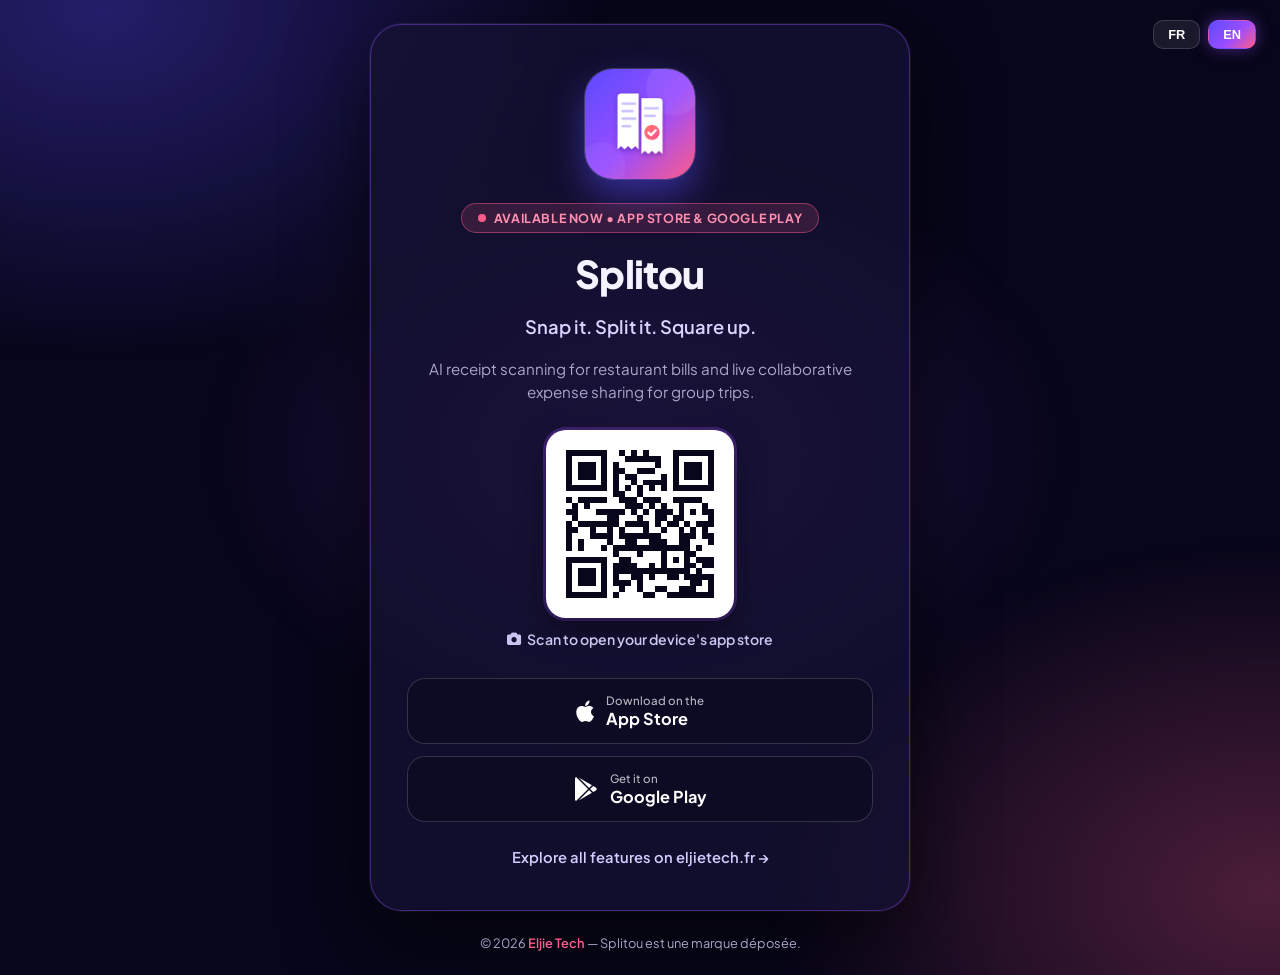
<file: app/index.html>
<!DOCTYPE html>
<html lang="fr">
<head>
    <meta charset="UTF-8">
    <!-- SMART OS REDIRECT (Alternative Zero-SaaS Linktree - Under 50ms) -->
    <script>
        (function() {
            try {
                var p = new URLSearchParams(window.location.search);
                if (p.get('noredirect') === '1' || p.get('preview') === '1') return;
                var ua = navigator.userAgent || navigator.vendor || window.opera || '';
                var isIOS = (/iPad|iPhone|iPod/.test(ua) && !window.MSStream) ||
                            (navigator.platform === 'MacIntel' && navigator.maxTouchPoints > 1);
                var isAndroid = /android/i.test(ua);
                var navLang = (navigator.languages && navigator.languages[0]) || navigator.language || 'fr';
                var l = navLang.toLowerCase().slice(0, 2);
                var iosUrl = 'https://apps.apple.com/app/id6820986023';
                var playUrl = 'https://play.google.com/store/apps/details?id=app.splitou' + (l ? '&hl=' + l : '');
                if (isIOS) {
                    window.location.replace(iosUrl);
                } else if (isAndroid) {
                    window.location.replace(playUrl);
                }
            } catch (e) {}
        })();
    </script>

    <meta name="viewport" content="width=device-width, initial-scale=1.0">
    <title id="page-title">Télécharger Splitou – Partage d'addition par IA (iOS & Android)</title>
    <meta name="description" id="meta-desc" content="Téléchargez l'application Splitou sur iPhone ou Android. Photographiez l'addition, l'IA s'occupe de tout et vos amis vous remboursent sans rien installer.">
    <link rel="canonical" href="https://eljietech.fr/app/" />
    <link rel="icon" type="image/png" href="splitou-icon.png">

    <!-- Open Graph (1200x630 Social Cards for WhatsApp, iMessage, Twitter/X, etc.) -->
    <meta property="og:title" id="og-title" content="Splitou – Photographiez. Partagez. On est quittes.">
    <meta property="og:description" id="og-desc" content="L'IA lit l'addition, vos amis cochent ce qu'ils ont pris sans rien installer et vous remboursent en un instant. Disponible sur App Store et Google Play !">
    <meta property="og:image" content="https://eljietech.fr/splitou/splitou-og-fr.png">
    <meta property="og:image:width" content="1200">
    <meta property="og:image:height" content="630">
    <meta property="og:image:type" content="image/png">
    <meta property="og:site_name" content="Splitou · Eljie Tech">
    <meta property="og:url" content="https://eljietech.fr/app/">
    <meta property="og:type" content="website">

    <!-- Twitter Cards -->
    <meta name="twitter:card" content="summary_large_image">
    <meta name="twitter:title" id="tw-title" content="Splitou – Photographiez. Partagez. On est quittes.">
    <meta name="twitter:description" id="tw-desc" content="L'IA lit l'addition, vos amis cochent ce qu'ils ont pris sans rien installer et vous remboursent en un instant. Disponible sur App Store et Google Play !">
    <meta name="twitter:image" content="https://eljietech.fr/splitou/splitou-og-fr.png">

    <link rel="preconnect" href="https://fonts.googleapis.com">
    <link rel="preconnect" href="https://fonts.gstatic.com" crossorigin>
    <link href="https://fonts.googleapis.com/css2?family=Plus+Jakarta+Sans:wght@500;600;700;800&display=swap" rel="stylesheet">
    <link href="https://cdnjs.cloudflare.com/ajax/libs/font-awesome/6.0.0/css/all.min.css" rel="stylesheet">

    <style>
        :root {
            --indigo: #5B4BFF;
            --violet: #9B4DFF;
            --coral: #FF5C8A;
            --bg: #07061a;
            --card-bg: rgba(22, 19, 52, 0.72);
            --grad: linear-gradient(135deg, var(--indigo) 0%, var(--violet) 55%, var(--coral) 100%);
            --text: #f4f3ff;
            --muted: #a9a6c9;
        }

        * { margin: 0; padding: 0; box-sizing: border-box; }

        body {
            font-family: 'Plus Jakarta Sans', sans-serif;
            background: var(--bg);
            color: var(--text);
            min-height: 100vh;
            display: flex;
            flex-direction: column;
            justify-content: center;
            align-items: center;
            padding: 24px 16px;
            position: relative;
            overflow-x: hidden;
        }

        /* Ambient glow */
        body::before {
            content: "";
            position: fixed;
            inset: -20%;
            background:
                radial-gradient(40% 40% at 20% 15%, rgba(91, 75, 255, 0.35), transparent 70%),
                radial-gradient(40% 40% at 85% 85%, rgba(255, 92, 138, 0.28), transparent 70%),
                radial-gradient(35% 35% at 50% 50%, rgba(155, 77, 255, 0.22), transparent 70%);
            z-index: 0;
            pointer-events: none;
        }

        .lang-switch {
            position: absolute;
            top: 20px;
            right: 24px;
            z-index: 10;
            display: flex;
            gap: 8px;
        }

        .lang-btn {
            background: rgba(255, 255, 255, 0.08);
            border: 1px solid rgba(255, 255, 255, 0.15);
            color: #fff;
            padding: 6px 14px;
            border-radius: 10px;
            cursor: pointer;
            font-size: 0.8rem;
            font-weight: 700;
            transition: 0.25s;
        }

        .lang-btn.active {
            background: var(--grad);
            border-color: transparent;
            box-shadow: 0 0 16px rgba(155, 77, 255, 0.45);
        }

        .main-card {
            position: relative;
            z-index: 1;
            background: var(--card-bg);
            border: 1px solid rgba(155, 77, 255, 0.4);
            border-radius: 32px;
            padding: 44px 36px;
            max-width: 540px;
            width: 100%;
            text-align: center;
            backdrop-filter: blur(20px);
            box-shadow: 0 30px 80px rgba(0, 0, 0, 0.6), 0 0 0 1px rgba(255, 255, 255, 0.08);
            display: flex;
            flex-direction: column;
            align-items: center;
            gap: 20px;
            animation: fadeIn .6s ease;
        }

        @keyframes fadeIn {
            from { opacity: 0; transform: translateY(16px); }
            to { opacity: 1; transform: translateY(0); }
        }

        .app-icon {
            width: 110px;
            height: 110px;
            border-radius: 28px;
            box-shadow: 0 16px 36px rgba(91, 75, 255, 0.5), 0 0 0 1px rgba(255, 255, 255, 0.18);
            margin-bottom: 4px;
        }

        .badge-live {
            display: inline-flex;
            align-items: center;
            gap: 8px;
            padding: 6px 16px;
            border-radius: 999px;
            background: rgba(255, 92, 138, 0.15);
            border: 1px solid rgba(255, 92, 138, 0.45);
            color: #ff8fb0;
            font-size: 0.78rem;
            font-weight: 700;
            letter-spacing: 0.6px;
            text-transform: uppercase;
        }

        .badge-live .dot {
            width: 8px;
            height: 8px;
            border-radius: 50%;
            background: var(--coral);
            animation: pulse 1.6s infinite;
        }

        @keyframes pulse {
            0% { box-shadow: 0 0 0 0 rgba(255, 92, 138, 0.6); }
            100% { box-shadow: 0 0 0 10px rgba(255, 92, 138, 0); }
        }

        h1 {
            font-size: 2.4rem;
            font-weight: 800;
            letter-spacing: -0.8px;
            line-height: 1.1;
        }

        .grad-text {
            background: var(--grad);
            -webkit-background-clip: text;
            -webkit-text-fill-color: transparent;
        }

        .slogan {
            font-size: 1.15rem;
            color: #d8d4ff;
            font-weight: 600;
        }

        .lead-text {
            color: var(--muted);
            font-size: 0.95rem;
            line-height: 1.5;
            max-width: 440px;
        }

        /* QR Frame */
        .qr-section {
            display: flex;
            flex-direction: column;
            align-items: center;
            gap: 12px;
            margin: 6px 0;
            width: 100%;
        }

        .qr-card {
            background: #ffffff;
            padding: 14px;
            border-radius: 20px;
            box-shadow: 0 12px 32px rgba(0, 0, 0, 0.4), 0 0 0 3px rgba(155, 77, 255, 0.3);
            display: inline-flex;
        }

        .qr-card img {
            width: 160px;
            height: 160px;
            display: block;
        }

        .qr-instruction {
            font-size: 0.88rem;
            color: #c9c5f0;
            font-weight: 600;
            display: flex;
            align-items: center;
            gap: 6px;
        }

        .store-buttons {
            display: flex;
            flex-direction: column;
            width: 100%;
            gap: 12px;
            margin-top: 4px;
        }

        .btn-store {
            display: flex;
            align-items: center;
            justify-content: center;
            gap: 12px;
            padding: 14px 24px;
            border-radius: 18px;
            text-decoration: none;
            color: #ffffff;
            font-weight: 700;
            font-size: 1.02rem;
            transition: transform 0.25s, box-shadow 0.25s, border-color 0.25s;
            border: 1px solid rgba(255, 255, 255, 0.16);
            background: #0d0b24;
        }

        .btn-store i { font-size: 1.5rem; }
        .btn-store small { display: block; font-size: 0.72rem; font-weight: 500; opacity: 0.7; }
        .btn-store span { text-align: left; }

        .btn-store.apple:hover {
            border-color: rgba(255, 255, 255, 0.4);
            transform: translateY(-2px);
            box-shadow: 0 10px 24px rgba(255, 255, 255, 0.15);
        }

        .btn-store.google:hover {
            border-color: rgba(91, 75, 255, 0.6);
            transform: translateY(-2px);
            box-shadow: 0 10px 24px rgba(91, 75, 255, 0.35);
        }

        .btn-discover {
            color: #d1ccff;
            text-decoration: none;
            font-size: 0.92rem;
            font-weight: 600;
            display: inline-flex;
            align-items: center;
            gap: 8px;
            margin-top: 6px;
            transition: color 0.2s;
        }

        .btn-discover:hover {
            color: #ffffff;
            text-decoration: underline;
        }

        footer {
            margin-top: 24px;
            color: var(--muted);
            font-size: 0.8rem;
            text-align: center;
            z-index: 1;
        }

        footer a { color: var(--coral); text-decoration: none; font-weight: 600; }
    </style>
</head>
<body>
    <div class="lang-switch">
        <button class="lang-btn active" id="btn-fr" onclick="setLang('fr')">FR</button>
        <button class="lang-btn" id="btn-en" onclick="setLang('en')">EN</button>
    </div>

    <main class="main-card">
        <img class="app-icon" src="splitou-icon.png" alt="Splitou">
        <div class="badge-live"><span class="dot"></span><span data-i18n="badge">Disponible • App Store & Google Play</span></div>
        
        <h1>Splitou</h1>
        <div class="slogan" data-i18n="slogan">Photographiez. Partagez. On est quittes.</div>
        <p class="lead-text" data-i18n="lead">Scan de ticket par IA pour vos additions restaurant et livre de comptes partagé pour vos voyages de groupe.</p>

        <div class="qr-section">
            <div class="qr-card">
                <img src="qr-splitou.svg" alt="QR Code Splitou" width="160" height="160">
            </div>
            <div class="qr-instruction">
                <i class="fas fa-camera"></i> <span data-i18n="qr-help">Scannez pour ouvrir directement votre store</span>
            </div>
        </div>

        <div class="store-buttons">
            <a class="btn-store apple" href="https://apps.apple.com/fr/app/splitou-ia-partage-de-frais/id6820986023" target="_blank" rel="noopener">
                <i class="fab fa-apple"></i>
                <span><small data-i18n="dl-apple">Télécharger sur l'</small>App Store</span>
            </a>
            <a class="btn-store google" href="https://play.google.com/store/apps/details?id=app.splitou" target="_blank" rel="noopener">
                <i class="fab fa-google-play"></i>
                <span><small data-i18n="dl-google">Disponible sur</small>Google Play</span>
            </a>
        </div>

        <a class="btn-discover" href="../splitou/?noredirect=1" data-i18n="discover">
            Découvrir toutes les fonctionnalités sur eljietech.fr &rarr;
        </a>
    </main>

    <footer>
        &copy; 2026 <a href="../">Eljie Tech</a> — Splitou est une marque déposée.
    </footer>

    <script>
        const T = {
            fr: {
                "page-title": "Télécharger Splitou – Partage d'addition par IA (iOS & Android)",
                "meta-desc": "Téléchargez l'application Splitou sur iPhone ou Android. Photographiez l'addition, l'IA s'occupe de tout et vos amis vous remboursent sans rien installer.",
                badge: "Disponible • App Store & Google Play",
                slogan: "Photographiez. Partagez. On est quittes.",
                lead: "Scan de ticket par IA pour vos additions restaurant et livre de comptes partagé pour vos voyages de groupe.",
                "qr-help": "Scannez pour ouvrir directement votre store",
                "dl-apple": "Télécharger sur l'",
                "dl-google": "Disponible sur",
                discover: "Découvrir toutes les fonctionnalités sur eljietech.fr →"
            },
            en: {
                "page-title": "Download Splitou – AI Bill Splitting (iOS & Android)",
                "meta-desc": "Download Splitou on iPhone or Android. Snap the receipt, AI handles the rest, and friends pay you back with zero install.",
                badge: "Available Now • App Store & Google Play",
                slogan: "Snap it. Split it. Square up.",
                lead: "AI receipt scanning for restaurant bills and live collaborative expense sharing for group trips.",
                "qr-help": "Scan to open your device's app store",
                "dl-apple": "Download on the",
                "dl-google": "Get it on",
                discover: "Explore all features on eljietech.fr →"
            }
        };

        function setLang(lang) {
            document.documentElement.lang = lang;
            document.querySelectorAll('.lang-btn').forEach(b => b.classList.toggle('active', b.id === 'btn-' + lang));
            const t = T[lang];
            document.querySelectorAll('[data-i18n]').forEach(el => {
                const k = el.dataset.i18n;
                if (t[k]) el.textContent = t[k];
            });
            document.getElementById('page-title').textContent = t['page-title'];
            document.getElementById('meta-desc').setAttribute('content', t['meta-desc']);
        }

        const navLang = (navigator.languages && navigator.languages[0]) || navigator.language || 'fr';
        if (navLang.toLowerCase().startsWith('en')) {
            setLang('en');
        }
    </script>
</body>
</html>
</file>
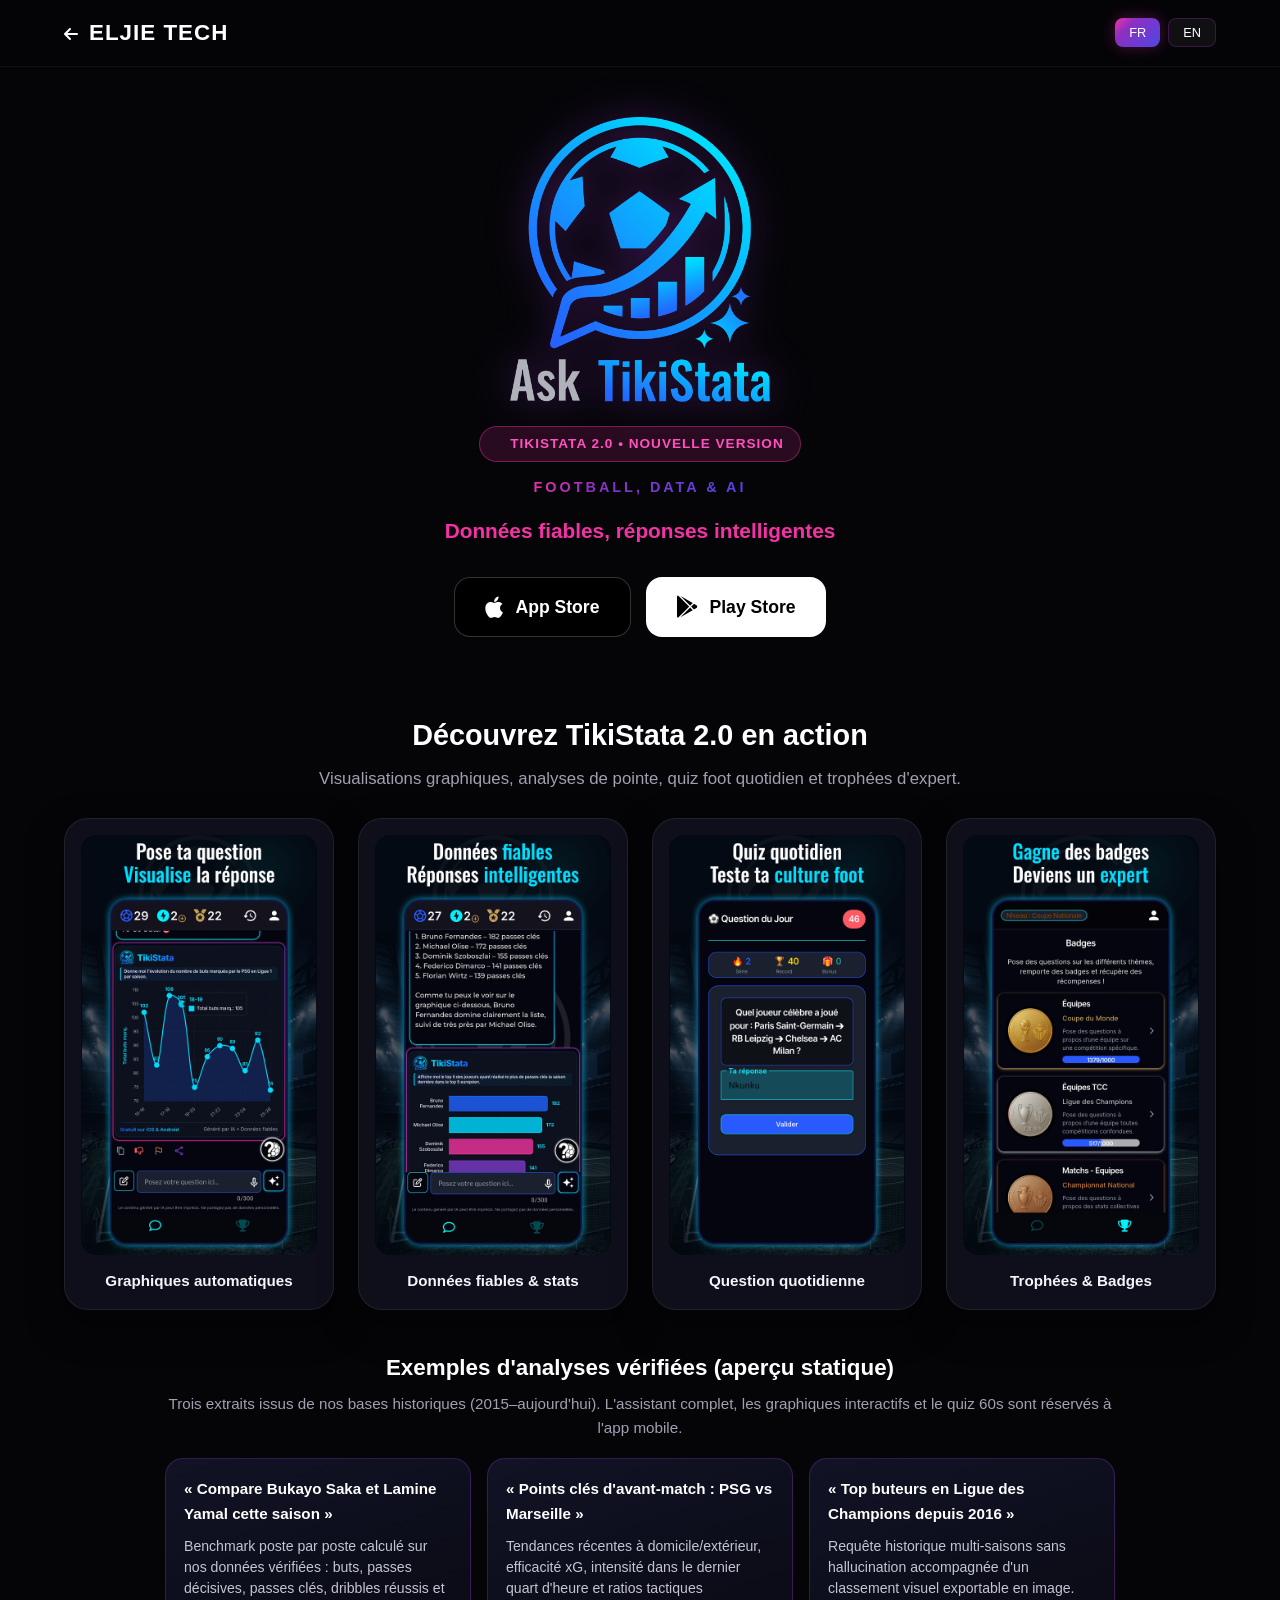
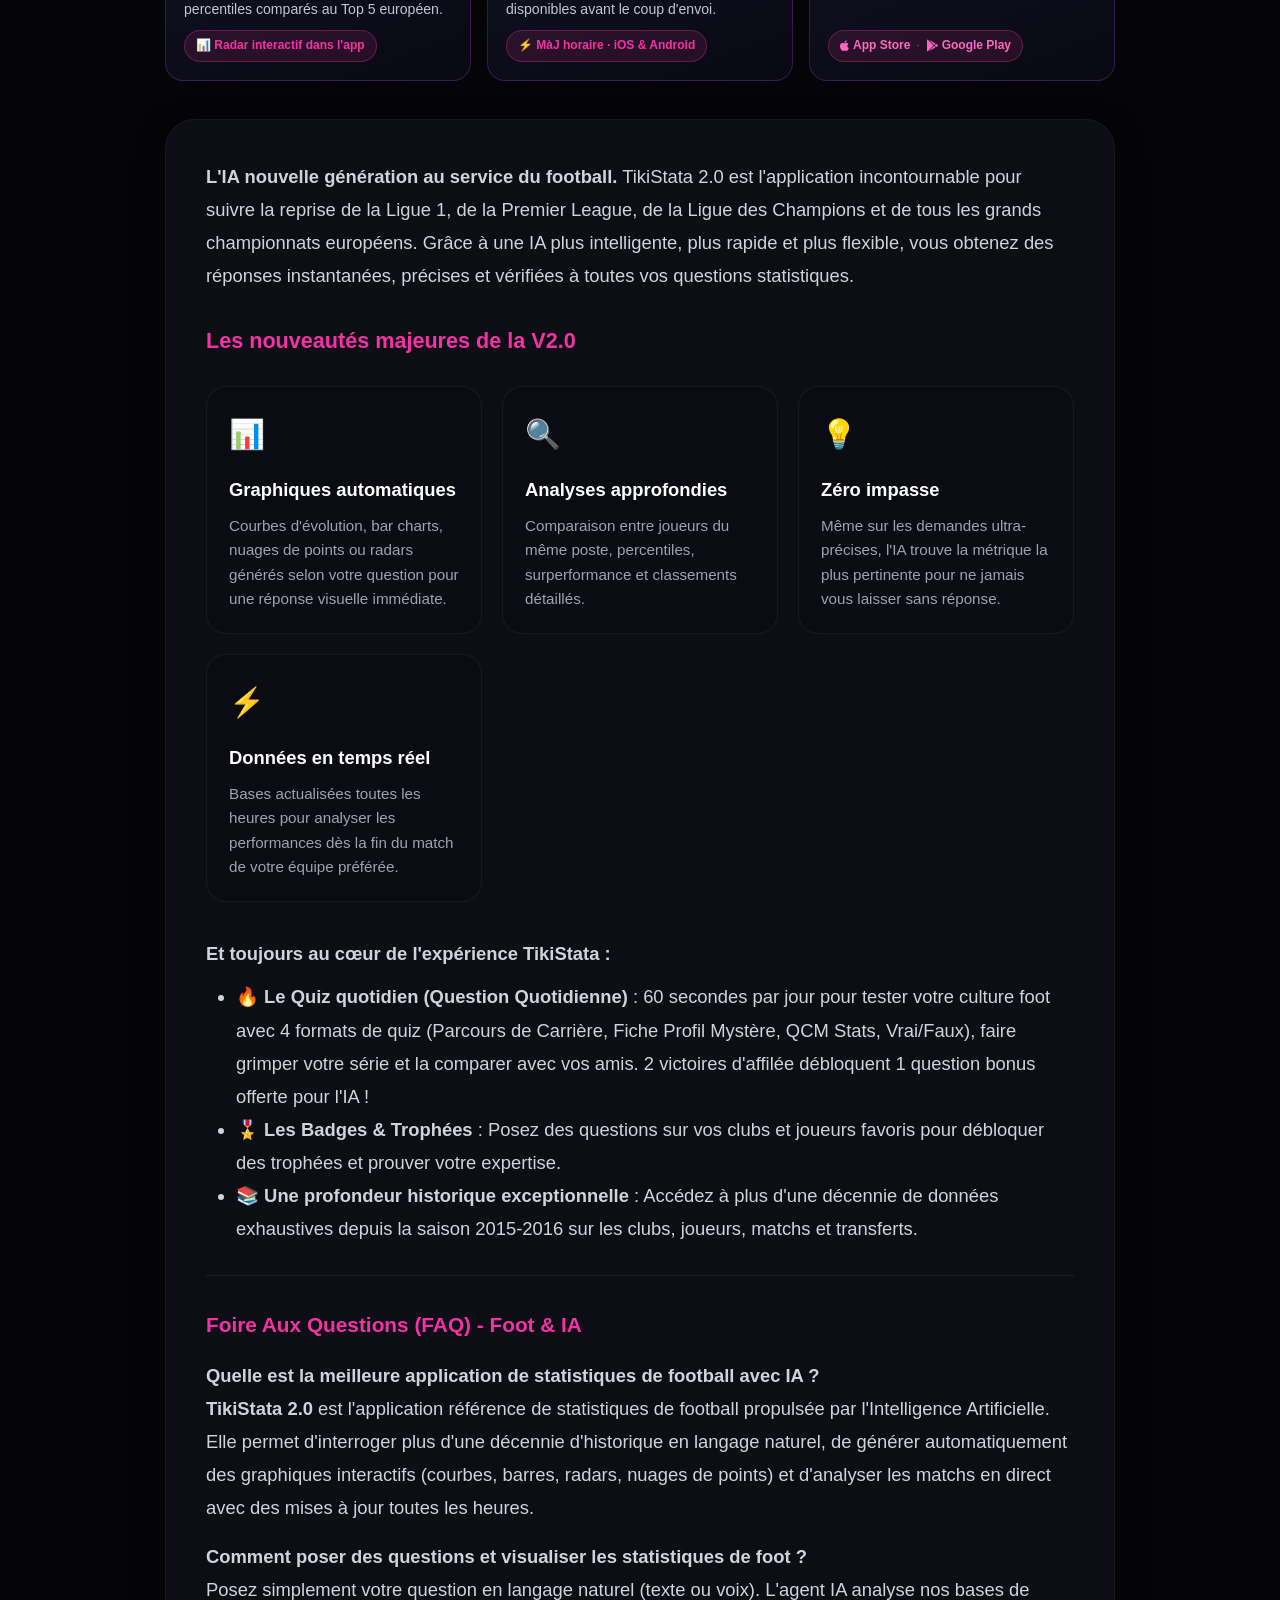
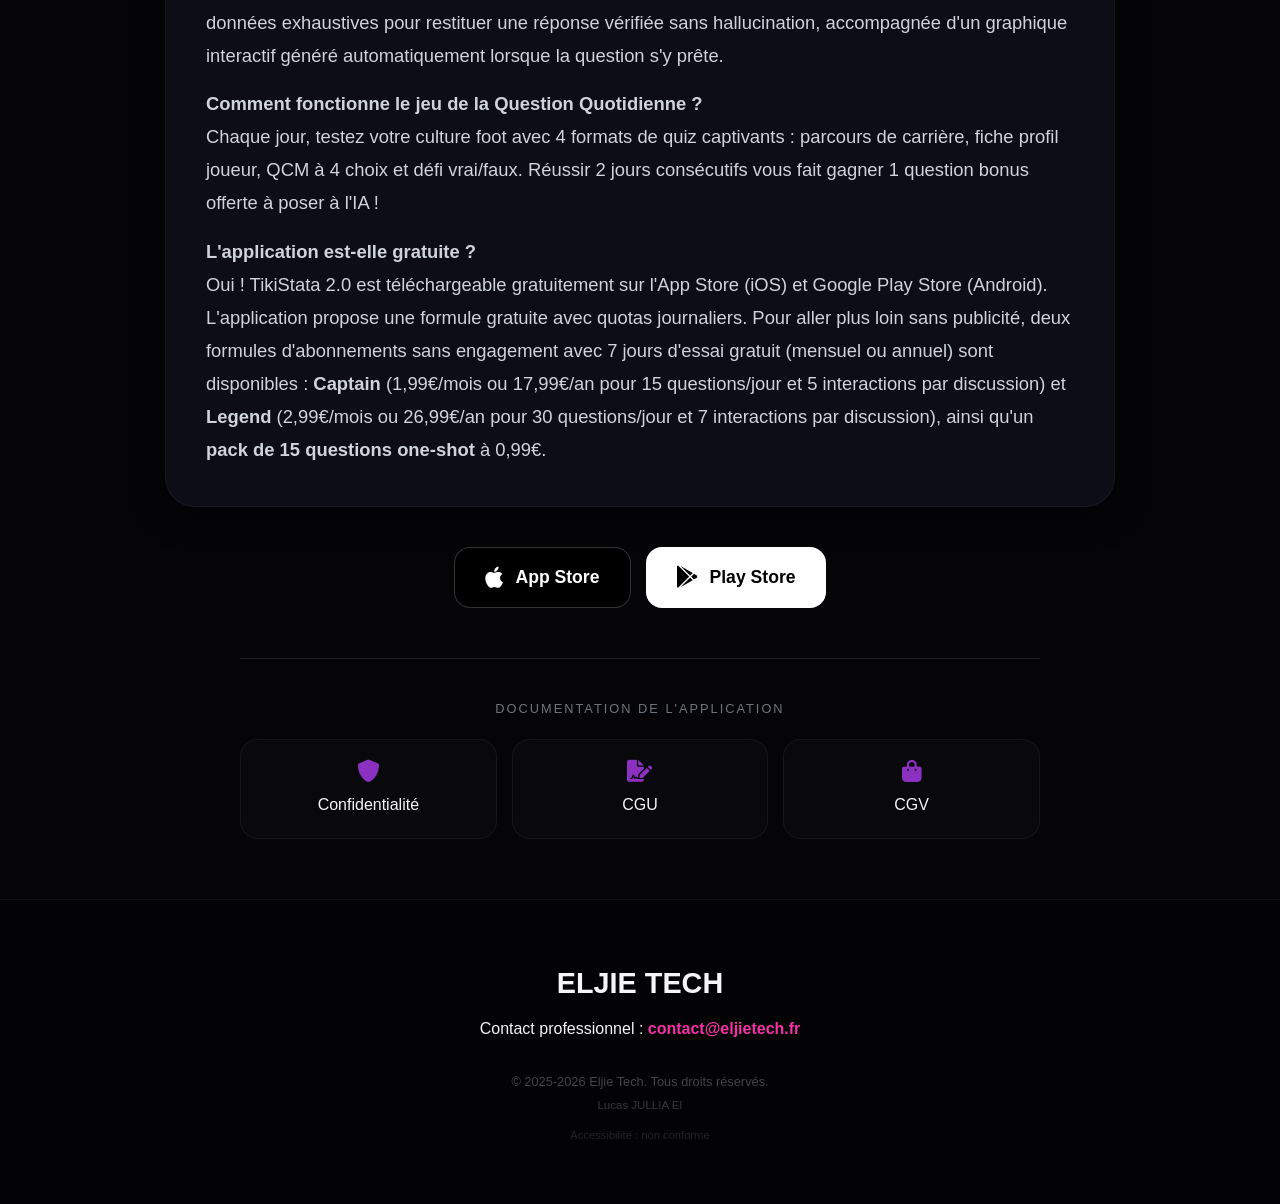
<file: asktikistata/index.html>
<!DOCTYPE html>
<html lang="fr">

<head>
    <meta charset="UTF-8">
    <meta name="viewport" content="width=device-width, initial-scale=1.0">
    <meta name="description" id="meta-desc"
        content="TikiStata 2.0 réinvente l'analyse des statistiques de football avec l'IA : visualisations graphiques automatiques, comparaisons de joueurs, données actualisées toutes les heures et quiz foot quotidien.">
    <meta name="keywords"
        content="TikiStata, TikiStata 2.0, app stat foot, statistiques football, graphiques statistiques football, visualisations données foot, comparaisons joueurs, intelligence artificielle football, IA, football data, agent conversationnel foot, football stats app, quiz foot quotidien, question quotidienne foot, culture foot">
    <link rel="alternate" hreflang="fr" href="https://eljietech.fr/asktikistata/" />
    <link rel="alternate" hreflang="en" href="https://eljietech.fr/asktikistata/?lang=en" />
    <link rel="alternate" hreflang="x-default" href="https://eljietech.fr/asktikistata/" />

    <meta property="og:title" id="og-title" content="TikiStata 2.0 | App Stat Foot & Intelligence Artificielle">
    <meta property="og:description" id="og-desc"
        content="TikiStata 2.0 : graphiques automatiques, analyses poussées par poste et percentiles, données en direct rafraîchies chaque heure et quiz quotidien.">
    <meta property="og:image"
        content="https://eljietech.fr/Logo%20Ask%20TikiStata%20-%20nom%20complet%20-%20transparent.png">
    <meta property="og:url" content="https://eljietech.fr/asktikistata/">
    <meta property="og:type" content="website">

    <meta name="twitter:card" content="summary_large_image">
    <meta name="twitter:title" id="tw-title" content="TikiStata 2.0 | App Stat Foot & Intelligence Artificielle">
    <meta name="twitter:description" id="tw-desc"
        content="TikiStata 2.0 : graphiques automatiques, analyses poussées par poste et percentiles, données en direct rafraîchies chaque heure et quiz quotidien.">
    <meta name="twitter:image"
        content="https://eljietech.fr/Logo%20Ask%20TikiStata%20-%20nom%20complet%20-%20transparent.png">

    <script type="application/ld+json">
        {
            "@context": "https://schema.org",
            "@graph": [
                {
                    "@type": "SoftwareApplication",
                    "name": "TikiStata",
                    "operatingSystem": "ANDROID, IOS",
                    "applicationCategory": "SportsApplication",
                    "applicationSubCategory": "Football AI Statistics Assistant",
                    "softwareVersion": "2.0.5",
                    "description": "TikiStata 2.0 est l'application ultime de statistiques de football propulsée par l'intelligence artificielle (IA) : visualisations graphiques automatiques, comparaisons de joueurs et quiz de culture foot.",
                    "url": "https://eljietech.fr/asktikistata/",
                    "downloadUrl": "https://apps.apple.com/us/app/ask-tikistata-football-ai/id6759181568",
                    "inLanguage": ["fr", "en"],
                    "creator": {
                        "@type": "Organization",
                        "name": "Eljie Tech",
                        "url": "https://eljietech.fr"
                    },
                    "offers": {
                        "@type": "Offer",
                        "price": "0",
                        "priceCurrency": "EUR",
                        "availability": "https://schema.org/InStock"
                    },
                    "featureList": [
                        "Assistant conversationnel IA spécialisé en statistiques de football",
                        "Génération automatique de graphiques interactifs (courbes, barres, radars, nuages de points)",
                        "Analyses approfondies et comparaisons de joueurs par poste et percentiles",
                        "Bases de données synchronisées en temps réel toutes les heures",
                        "Historique de données exhaustif depuis la saison 2015-2016",
                        "Jeu quotidien de culture foot (Question Quotidienne en 60s)",
                        "Devinette de carrière par déroulé de clubs",
                        "Identification de joueur par profil et statistiques record",
                        "QCM statistiques à 4 choix et défis vrai/faux",
                        "Système de séries (streaks) et questions bonus IA",
                        "Collection de badges et trophées de récompense"
                    ]
                },
                {
                    "@type": "FAQPage",
                    "mainEntity": [
                        {
                            "@type": "Question",
                            "name": "Quelle est la meilleure application de statistiques de football avec IA ?",
                            "acceptedAnswer": {
                                "@type": "Answer",
                                "text": "TikiStata 2.0 est l'application référence de statistiques de football propulsée par l'Intelligence Artificielle. Elle permet d'interroger plus d'une décennie d'historique de matchs (depuis la saison 2015-2016) en langage naturel, de générer instantanément des graphiques d'évolution et de fournir des données vérifiées sans hallucination."
                            }
                        },
                        {
                            "@type": "Question",
                            "name": "Comment poser des questions sur les données et statistiques de football ?",
                            "acceptedAnswer": {
                                "@type": "Answer",
                                "text": "Avec TikiStata 2.0, il vous suffit de poser vos questions en langage naturel (par écrit ou commande vocale). L'agent IA analyse nos bases de données exhaustives (matchs, joueurs, clubs, transferts) et produit des réponses textuelles détaillées accompagnées de visualisations graphiques adaptées."
                            }
                        },
                        {
                            "@type": "Question",
                            "name": "Quelles sont les nouveautés majeures de TikiStata 2.0 ?",
                            "acceptedAnswer": {
                                "@type": "Answer",
                                "text": "TikiStata 2.0 introduit des graphiques automatiques (courbes, barres, radars, nuages de points), des analyses poussées (comparaisons poste par poste, percentiles, surperformance), des bases de données rafraîchies toutes les heures et une IA adaptative avec zéro impasse."
                            }
                        },
                        {
                            "@type": "Question",
                            "name": "En quoi consiste le jeu de Question Quotidienne sur TikiStata ?",
                            "acceptedAnswer": {
                                "@type": "Answer",
                                "text": "La Question Quotidienne est un jeu de culture foot proposant 4 formats de quiz captivants : retrouver un joueur par son parcours de carrière, l'identifier via son profil et ses stats record, répondre à un QCM statistique à 4 choix, ou évaluer une stat avec un défi vrai/faux. Réussir 2 jours d'affilée débloque une question bonus pour l'IA."
                            }
                        }
                    ]
                }
            ]
        }
    </script>
    <link rel="canonical" href="https://eljietech.fr/asktikistata/" />
    <title id="page-title">TikiStata 2.0 | App Stat Foot & Intelligence Artificielle</title>
    <link rel="icon" type="image/png" href="../favicon-96x96.png">

    <link href="https://cdnjs.cloudflare.com/ajax/libs/font-awesome/6.0.0/css/all.min.css" rel="stylesheet">
    <style>
        :root {
            --primary-pink: #f432a5;
            --primary-purple: #8b30c1;
            --deep-indigo: #1a1a2e;
            --dark-bg: #050508;
            --light-text: #f4f4f9;
            --gradient-border: linear-gradient(135deg, var(--primary-pink) 0%, var(--primary-purple) 30%, #4f46e5 100%);
        }

        * {
            margin: 0;
            padding: 0;
            box-sizing: border-box;
            font-family: 'Segoe UI', Roboto, sans-serif;
        }

        html {
            scroll-behavior: smooth;
        }

        body {
            background-color: var(--dark-bg);
            color: var(--light-text);
            line-height: 1.6;
            overflow-x: hidden;
        }

        header {
            padding: 15px 5%;
            display: flex;
            justify-content: space-between;
            align-items: center;
            background: rgba(5, 5, 8, 0.9);
            backdrop-filter: blur(10px);
            position: sticky;
            top: 0;
            z-index: 1000;
            border-bottom: 1px solid rgba(255, 255, 255, 0.05);
        }

        .logo a {
            font-weight: bold;
            font-size: 1.4rem;
            letter-spacing: 1px;
            color: white;
            text-decoration: none;
        }

        .lang-switch {
            display: flex;
            gap: 8px;
        }

        .lang-btn {
            background: rgba(255, 255, 255, 0.05);
            border: 1px solid rgba(139, 48, 193, 0.3);
            color: white;
            padding: 6px 14px;
            cursor: pointer;
            border-radius: 8px;
            font-size: 0.8rem;
            transition: 0.3s;
        }

        .lang-btn.active {
            background: var(--gradient-border);
            border: none;
            box-shadow: 0 0 15px rgba(244, 50, 165, 0.3);
        }

        .hero {
            padding: 50px 5% 25px;
            display: flex;
            flex-direction: column;
            align-items: center;
            justify-content: center;
            text-align: center;
            width: 100%;
        }

        .hero-logo {
            display: block;
            margin: 0 auto 24px auto;
            max-width: 260px;
            width: 100%;
            height: auto;
            filter: drop-shadow(0 0 20px rgba(139, 48, 193, 0.45));
            transition: transform 0.3s ease;
        }

        .hero-logo:hover {
            transform: scale(1.02);
        }

        .hero-content {
            display: flex;
            flex-direction: column;
            align-items: center;
            justify-content: center;
            text-align: center;
            max-width: 800px;
            width: 100%;
            margin: 0 auto;
        }

        .hero h1 {
            font-size: 3rem;
            font-weight: 800;
            margin-bottom: 10px;
        }

        .hero p {
            font-size: 1.2rem;
            color: #a0a0b0;
            max-width: 800px;
            margin: 0 auto;
            font-weight: 300;
        }

        .main-content {
            padding: 20px 5% 60px;
            max-width: 1400px;
            margin: 0 auto;
            text-align: center;
        }

        .store-buttons {
            display: flex;
            gap: 15px;
            flex-wrap: wrap;
            justify-content: center;
            margin-top: 30px;
            margin-bottom: 50px;
        }

        .btn-store {
            padding: 15px 30px;
            border-radius: 16px;
            text-decoration: none;
            font-weight: bold;
            display: flex;
            align-items: center;
            gap: 12px;
            transition: 0.3s;
            font-size: 1.1rem;
        }

        .btn-store.apple {
            background: #000;
            color: #fff;
            border: 1px solid rgba(255, 255, 255, 0.2);
        }

        .btn-store.apple:hover {
            transform: translateY(-4px);
            box-shadow: 0 12px 24px rgba(0, 0, 0, 0.6);
            border-color: rgba(255, 255, 255, 0.5);
        }

        .btn-store.google {
            background: #fff;
            color: #000;
        }

        .btn-store.google:hover {
            transform: translateY(-4px);
            box-shadow: 0 12px 24px rgba(255, 255, 255, 0.2);
        }

        .app-legal-box {
            border-top: 1px solid rgba(255, 255, 255, 0.1);
            padding-top: 40px;
            width: 100%;
            max-width: 800px;
            margin: 0 auto;
        }

        .legal-title-small {
            font-size: 0.8rem;
            margin-bottom: 20px;
            color: #6c757d;
            text-transform: uppercase;
            letter-spacing: 2px;
            text-align: center;
        }

        .docs-grid {
            display: grid;
            grid-template-columns: repeat(auto-fit, minmax(220px, 1fr));
            gap: 15px;
        }

        .doc-item {
            padding: 20px;
            background: rgba(255, 255, 255, 0.02);
            border-radius: 18px;
            color: inherit;
            text-decoration: none;
            text-align: center;
            cursor: pointer;
            border: 1px solid rgba(255, 255, 255, 0.05);
            transition: 0.3s;
            display: block;
        }

        .doc-item:hover {
            border-color: var(--primary-pink);
            transform: translateY(-2px);
            background: rgba(139, 48, 193, 0.1);
        }

        .doc-item i {
            display: block;
            margin-bottom: 10px;
            color: var(--primary-purple);
            font-size: 1.4rem;
        }

        footer {
            padding: 60px 5%;
            text-align: center;
            border-top: 1px solid rgba(255, 255, 255, 0.05);
            background: #030305;
        }

        .footer-brand {
            font-size: 1.8rem;
            font-weight: 800;
            margin-bottom: 10px;
            display: block;
            color: var(--light-text);
            text-decoration: none;
        }

        .footer-contact {
            margin-bottom: 30px;
            font-size: 1rem;
        }

        .footer-contact a {
            color: var(--primary-pink);
            text-decoration: none;
            font-weight: bold;
        }

        .legal-notices {
            color: #444;
            margin-top: 30px;
            line-height: 1.6;
        }

        .copyright-text {
            font-size: 0.8rem;
            display: block;
            margin-bottom: 4px;
        }

        .ei-mention {
            font-size: 0.72rem;
            display: block;
            opacity: 0.8;
        }

        .v2-badge {
            display: inline-flex;
            align-items: center;
            justify-content: center;
            gap: 8px;
            background: rgba(244, 50, 165, 0.15);
            border: 1px solid rgba(244, 50, 165, 0.4);
            color: #ff52bf;
            padding: 6px 16px;
            border-radius: 20px;
            font-size: 0.85rem;
            font-weight: 700;
            letter-spacing: 1px;
            text-transform: uppercase;
            margin: 0 auto 14px auto;
        }

        .showcase-section {
            max-width: 1200px;
            margin: 10px auto 40px;
            text-align: center;
        }

        .showcase-header {
            margin-bottom: 25px;
        }

        .showcase-title {
            font-size: 1.8rem;
            font-weight: 800;
            color: #ffffff;
            margin-bottom: 8px;
        }

        .showcase-subtitle {
            font-size: 1.05rem;
            color: #a0a0b0;
        }

        .screenshots-grid {
            display: grid;
            grid-template-columns: repeat(auto-fit, minmax(240px, 1fr));
            gap: 24px;
            justify-content: center;
        }

        .screenshot-card {
            background: rgba(26, 26, 46, 0.5);
            border: 1px solid rgba(255, 255, 255, 0.08);
            border-radius: 24px;
            padding: 16px;
            transition: all 0.4s cubic-bezier(0.175, 0.885, 0.32, 1.275);
            box-shadow: 0 15px 35px rgba(0, 0, 0, 0.5);
        }

        .screenshot-card:hover {
            transform: translateY(-8px);
            border-color: rgba(244, 50, 165, 0.5);
            box-shadow: 0 20px 40px rgba(139, 48, 193, 0.35);
        }

        .screenshot-card img {
            width: 100%;
            height: auto;
            border-radius: 16px;
            display: block;
            background: #000;
        }

        .screenshot-caption {
            margin-top: 14px;
            font-size: 0.95rem;
            font-weight: 600;
            color: #f4f4f9;
        }

        .features-grid {
            display: grid;
            grid-template-columns: repeat(auto-fit, minmax(260px, 1fr));
            gap: 20px;
            margin: 25px 0 35px;
            text-align: left;
        }

        .feature-card {
            background: rgba(10, 10, 20, 0.6);
            border: 1px solid rgba(255, 255, 255, 0.06);
            border-radius: 20px;
            padding: 22px;
            transition: 0.3s ease;
        }

        .feature-card:hover {
            border-color: rgba(139, 48, 193, 0.4);
            background: rgba(26, 26, 46, 0.7);
            transform: translateY(-4px);
        }

        .feature-icon {
            font-size: 1.8rem;
            margin-bottom: 12px;
            display: block;
        }

        .feature-heading {
            font-size: 1.15rem;
            font-weight: 700;
            color: #ffffff;
            margin-bottom: 8px;
        }

        .feature-text {
            font-size: 0.95rem;
            color: #a0a0b0;
            line-height: 1.6;
        }

        .acc-text {
            font-size: 0.7rem;
            opacity: 0.5;
            margin-top: 12px;
            display: block;
        }

        @media (max-width: 768px) {
            .showcase-title {
                font-size: 1.4rem;
            }

            .screenshots-grid {
                grid-template-columns: repeat(2, 1fr);
                gap: 12px;
            }

            .screenshot-card {
                padding: 10px;
                border-radius: 18px;
            }

            .screenshot-caption {
                font-size: 0.8rem;
                margin-top: 8px;
            }

            .features-grid {
                grid-template-columns: 1fr;
            }
        }

        .samples-section {
            max-width: 950px;
            margin: 10px auto 38px;
            text-align: left;
        }

        .samples-grid {
            display: grid;
            grid-template-columns: repeat(auto-fit, minmax(260px, 1fr));
            gap: 16px;
            margin-top: 18px;
        }

        .sample-card {
            background: linear-gradient(160deg, rgba(20, 22, 42, 0.85), rgba(10, 10, 20, 0.92));
            border: 1px solid rgba(139, 48, 193, 0.35);
            border-radius: 18px;
            padding: 18px;
            display: flex;
            flex-direction: column;
            gap: 10px;
        }

        .sample-q {
            font-size: 0.95rem;
            font-weight: 700;
            color: #ffffff;
        }

        .sample-a {
            font-size: 0.88rem;
            color: #c2c6d4;
            line-height: 1.5;
        }

        .sample-lock {
            margin-top: auto;
            display: inline-flex;
            align-items: center;
            gap: 6px;
            white-space: nowrap;
            max-width: 100%;
            font-size: 0.75rem;
            font-weight: 600;
            color: #f432a5;
            background: rgba(244, 50, 165, 0.12);
            border: 1px solid rgba(244, 50, 165, 0.3);
            padding: 5px 11px;
            border-radius: 999px;
            align-self: flex-start;
            text-decoration: none;
            transition: background 0.2s ease, border-color 0.2s ease, transform 0.2s ease;
        }

        a.sample-lock:hover,
        .sample-lock-stores a:hover {
            color: #ffffff;
        }

        a.sample-lock:hover {
            background: rgba(244, 50, 165, 0.22);
            border-color: rgba(244, 50, 165, 0.55);
            transform: translateY(-1px);
        }

        .sample-lock-stores a {
            color: #ff66c4;
            text-decoration: none;
            display: inline-flex;
            align-items: center;
            gap: 4px;
            font-weight: 700;
        }

        .sample-lock-sep {
            color: rgba(255, 255, 255, 0.35);
            font-weight: 400;
        }
    </style>
</head>

<body>

    <header>
        <div class="logo"><a href="../"><i class="fas fa-arrow-left"
                    style="margin-right: 10px; font-size: 1rem;"></i>ELJIE TECH</a></div>
        <div class="lang-switch">
            <button class="lang-btn active" id="btn-fr" onclick="setLang('fr')">FR</button>
            <button class="lang-btn" id="btn-en" onclick="setLang('en')">EN</button>
        </div>
    </header>

    <section class="hero">
        <img src="../Logo Ask TikiStata - nom complet - transparent.png" alt="Logo TikiStata" class="hero-logo">
        <div class="hero-content">
            <div class="v2-badge" id="app-badge"><i class="fas fa-sparkles" style="margin-right: 6px;"></i><span
                    id="label-v2-badge">TikiStata 2.0 • Nouvelle version</span></div>
            <span class="app-tagline" id="app-subtitle"
                style="display: block; font-weight: bold; margin-bottom: 5px; text-transform: uppercase; letter-spacing: 3px; font-size: 0.9rem; background: var(--gradient-border); -webkit-background-clip: text; background-clip: text; -webkit-text-fill-color: transparent; text-align: center;">Football,
                Data & AI</span>
            <h3 id="app-slogan"
                style="color: var(--primary-pink); font-size: 1.3rem; margin-top: 10px; margin-bottom: 20px; font-weight: 600; text-align: center;">
                Données fiables, réponses intelligentes</h3>

            <div class="store-buttons" style="justify-content: center; margin-top: 10px; margin-bottom: 20px;">
                <a href="https://apps.apple.com/us/app/ask-tikistata-football-ai/id6759181568" target="_blank"
                    class="btn-store apple"><i class="fab fa-apple" style="font-size: 1.5rem;"></i> App Store</a>
                <a href="https://play.google.com/store/apps/details?id=com.asktikistata.app" target="_blank"
                    class="btn-store google"><i class="fab fa-google-play" style="font-size: 1.4rem;"></i> Play
                    Store</a>
            </div>
        </div>
    </section>

    <div class="main-content">
        <!-- Showcase Section -->
        <div class="showcase-section">
            <div class="showcase-header">
                <h2 class="showcase-title" id="showcase-title">Découvrez TikiStata 2.0 en action</h2>
                <p class="showcase-subtitle" id="showcase-subtitle">Visualisations graphiques, analyses de pointe, quiz
                    foot quotidien et trophées d'expert.</p>
            </div>
            <div class="screenshots-grid">
                <div class="screenshot-card">
                    <img id="shot-1" src="../screenshots/screenshot-1-visualize-fr.png"
                        data-fallback="../screenshots/screenshot-1-visualize-en.png"
                        onerror="if(this.src!==this.dataset.fallback) this.src=this.dataset.fallback;"
                        alt="Visualisation graphique">
                    <div class="screenshot-caption" id="cap-1">Graphiques automatiques</div>
                </div>
                <div class="screenshot-card">
                    <img id="shot-2" src="../screenshots/screenshot-2-data-fr.png"
                        data-fallback="../screenshots/screenshot-2-data-en.png"
                        onerror="if(this.src!==this.dataset.fallback) this.src=this.dataset.fallback;"
                        alt="Données fiables & stats">
                    <div class="screenshot-caption" id="cap-2">Données fiables & stats</div>
                </div>
                <div class="screenshot-card">
                    <img id="shot-3" src="../screenshots/screenshot-3-quiz-fr.png"
                        data-fallback="../screenshots/screenshot-3-quiz-en.png"
                        onerror="if(this.src!==this.dataset.fallback) this.src=this.dataset.fallback;"
                        alt="Question quotidienne">
                    <div class="screenshot-caption" id="cap-3">Question quotidienne</div>
                </div>
                <div class="screenshot-card">
                    <img id="shot-4" src="../screenshots/screenshot-4-badges-fr.png"
                        data-fallback="../screenshots/screenshot-4-badges-en.png"
                        onerror="if(this.src!==this.dataset.fallback) this.src=this.dataset.fallback;"
                        alt="Trophées et Badges">
                    <div class="screenshot-caption" id="cap-4">Trophées & Badges</div>
                </div>
            </div>
        </div>

        <!-- Aperçu SEO limité (vitrine statique sans assistant libre) -->
        <div class="samples-section" id="seo-samples-container">
            <h3 style="color: #fff; font-size: 1.4rem; margin-bottom: 6px; text-align: center;">Exemples d'analyses vérifiées (aperçu statique)</h3>
            <p style="color: #a0a0b0; font-size: 0.95rem; text-align: center;">Trois extraits issus de nos bases historiques (2015–aujourd'hui). L'assistant complet, les graphiques interactifs et le quiz 60s sont réservés à l'app mobile.</p>
            <div class="samples-grid">
                <article class="sample-card">
                    <div class="sample-q">« Compare Bukayo Saka et Lamine Yamal cette saison »</div>
                    <p class="sample-a">Benchmark poste par poste calculé sur nos données vérifiées : buts, passes décisives, passes clés, dribbles réussis et percentiles comparés au Top 5 européen.</p>
                    <a href="#store-links" class="sample-lock">📊 Radar interactif dans l'app</a>
                </article>
                <article class="sample-card">
                    <div class="sample-q">« Points clés d'avant-match : PSG vs Marseille »</div>
                    <p class="sample-a">Tendances récentes à domicile/extérieur, efficacité xG, intensité dans le dernier quart d'heure et ratios tactiques disponibles avant le coup d'envoi.</p>
                    <a href="#store-links" class="sample-lock">⚡ MàJ horaire · iOS &amp; Android</a>
                </article>
                <article class="sample-card">
                    <div class="sample-q">« Top buteurs en Ligue des Champions depuis 2016 »</div>
                    <p class="sample-a">Requête historique multi-saisons sans hallucination accompagnée d'un classement visuel exportable en image.</p>
                    <span class="sample-lock sample-lock-stores"><a href="https://apps.apple.com/us/app/ask-tikistata-football-ai/id6759181568" target="_blank" rel="noopener"><i class="fab fa-apple"></i> App Store</a><span class="sample-lock-sep">·</span><a href="https://play.google.com/store/apps/details?id=com.asktikistata.app" target="_blank" rel="noopener"><i class="fab fa-google-play"></i> Google Play</a></span>
                </article>
            </div>
        </div>

        <div id="long-desc-container"
            style="text-align: left; max-width: 950px; margin: 0 auto 40px; background: rgba(26, 26, 46, 0.4); padding: 40px; border-radius: 30px; border: 1px solid rgba(255, 255, 255, 0.05); box-shadow: 0 10px 30px rgba(0,0,0,0.5);">
            <div id="app-long-desc" style="font-size: 1.15rem; color: #ced4da; line-height: 1.8;">
                <p><strong>L'IA nouvelle génération au service du football.</strong> TikiStata 2.0 est l'application
                    incontournable pour suivre la reprise de la Ligue 1, de la Premier League, de la Ligue des Champions
                    et de tous les grands championnats européens. Grâce à une IA plus intelligente, plus rapide et plus
                    flexible, vous obtenez des réponses instantanées, précises et vérifiées à toutes vos questions
                    statistiques.</p>

                <h3 style="color: var(--primary-pink); font-size: 1.35rem; margin: 30px 0 15px;">Les nouveautés majeures
                    de la V2.0</h3>

                <div class="features-grid">
                    <div class="feature-card">
                        <span class="feature-icon">📊</span>
                        <h4 class="feature-heading">Graphiques automatiques</h4>
                        <p class="feature-text">Courbes d'évolution, bar charts, nuages de points ou radars générés
                            selon votre question pour une réponse visuelle immédiate.</p>
                    </div>
                    <div class="feature-card">
                        <span class="feature-icon">🔍</span>
                        <h4 class="feature-heading">Analyses approfondies</h4>
                        <p class="feature-text">Comparaison entre joueurs du même poste, percentiles, surperformance et
                            classements détaillés.</p>
                    </div>
                    <div class="feature-card">
                        <span class="feature-icon">💡</span>
                        <h4 class="feature-heading">Zéro impasse</h4>
                        <p class="feature-text">Même sur les demandes ultra-précises, l'IA trouve la métrique la plus
                            pertinente pour ne jamais vous laisser sans réponse.</p>
                    </div>
                    <div class="feature-card">
                        <span class="feature-icon">⚡</span>
                        <h4 class="feature-heading">Données en temps réel</h4>
                        <p class="feature-text">Bases actualisées toutes les heures pour analyser les performances dès
                            la fin du match de votre équipe préférée.</p>
                    </div>
                </div>

                <p style="margin-top: 20px;"><strong>Et toujours au cœur de l'expérience TikiStata :</strong></p>
                <ul style="margin-top: 10px; margin-bottom: 20px; margin-left: 30px;">
                    <li><strong>🔥 Le Quiz quotidien (Question Quotidienne)</strong> : 60 secondes par jour pour tester
                        votre culture foot avec 4 formats de quiz (Parcours de Carrière, Fiche Profil Mystère, QCM
                        Stats, Vrai/Faux), faire grimper votre série et la comparer avec vos amis. 2 victoires d'affilée
                        débloquent 1 question bonus offerte pour l'IA !</li>
                    <li><strong>🎖️ Les Badges & Trophées</strong> : Posez des questions sur vos clubs et joueurs
                        favoris pour débloquer des trophées et prouver votre expertise.</li>
                    <li><strong>📚 Une profondeur historique exceptionnelle</strong> : Accédez à plus d'une décennie de
                        données exhaustives depuis la saison 2015-2016 sur les clubs, joueurs, matchs et transferts.
                    </li>
                </ul>

                <hr style="border: 0; border-top: 1px solid rgba(255,255,255,0.08); margin: 30px 0;">

                <h3 style="color: var(--primary-pink); font-size: 1.3rem; margin-bottom: 15px;">Foire Aux Questions
                    (FAQ) - Foot & IA</h3>

                <p><strong>Quelle est la meilleure application de statistiques de football avec IA ?</strong><br>
                    <strong>TikiStata 2.0</strong> est l'application référence de statistiques de football propulsée par
                    l'Intelligence Artificielle. Elle permet d'interroger plus d'une décennie d'historique en langage
                    naturel, de générer automatiquement des graphiques interactifs (courbes, barres, radars, nuages de
                    points) et d'analyser les matchs en direct avec des mises à jour toutes les heures.
                </p>

                <p style="margin-top: 15px;"><strong>Comment poser des questions et visualiser les statistiques de foot
                        ?</strong><br>
                    Posez simplement votre question en langage naturel (texte ou voix). L'agent IA analyse nos bases de
                    données exhaustives pour restituer une réponse vérifiée sans hallucination, accompagnée d'un
                    graphique interactif généré automatiquement lorsque la question s'y prête.</p>

                <p style="margin-top: 15px;"><strong>Comment fonctionne le jeu de la Question Quotidienne ?</strong><br>
                    Chaque jour, testez votre culture foot avec 4 formats de quiz captivants : parcours de carrière,
                    fiche profil joueur, QCM à 4 choix et défi vrai/faux. Réussir 2 jours consécutifs vous fait gagner 1
                    question bonus offerte à poser à l'IA !</p>

                <p style="margin-top: 15px;"><strong>L'application est-elle gratuite ?</strong><br>
                    Oui ! TikiStata 2.0 est téléchargeable gratuitement sur l'App Store (iOS) et Google Play Store
                    (Android). L'application propose une formule gratuite avec quotas journaliers. Pour aller plus loin
                    sans publicité, deux formules d'abonnements sans engagement avec 7 jours d'essai gratuit (mensuel ou
                    annuel) sont disponibles : <strong>Captain</strong> (1,99€/mois ou 17,99€/an pour 15 questions/jour
                    et 5 interactions par discussion) et <strong>Legend</strong> (2,99€/mois ou 26,99€/an pour 30
                    questions/jour et 7 interactions par discussion), ainsi qu'un <strong>pack de 15 questions
                        one-shot</strong> à 0,99€.</p>
            </div>
        </div>

        <div id="store-links" class="store-buttons">
            <a href="https://apps.apple.com/us/app/ask-tikistata-football-ai/id6759181568" target="_blank"
                class="btn-store apple"><i class="fab fa-apple" style="font-size: 1.5rem;"></i> App Store</a>
            <a href="https://play.google.com/store/apps/details?id=com.asktikistata.app" target="_blank"
                class="btn-store google"><i class="fab fa-google-play" style="font-size: 1.4rem;"></i> Play Store</a>
        </div>

        <div class="app-legal-box">
            <p class="legal-title-small" id="label-docs-app">Documentation de l'application</p>
            <div class="docs-grid">
                <a href="privacy/" class="doc-item"><i class="fas fa-shield-alt"></i><span
                        id="label-privacy">Confidentialité</span></a>
                <a href="cgu/" class="doc-item"><i class="fas fa-file-signature"></i><span id="label-cgu">CGU</span></a>
                <a href="cgv/" class="doc-item"><i class="fas fa-shopping-bag"></i><span id="label-cgv">CGV</span></a>
            </div>
        </div>
    </div>

    <footer>
        <div class="footer-content">
            <a href="../" class="footer-brand">ELJIE TECH</a>
            <div class="footer-contact">
                <span id="contact-label">Contact professionnel :</span> <a
                    href="mailto:contact@eljietech.fr">contact@eljietech.fr</a>
            </div>
            <div class="legal-notices">
                <span class="copyright-text">&copy; 2025-2026 Eljie Tech. <span id="footer-rights">Tous droits
                        réservés.</span></span>
                <span class="ei-mention">Lucas JULLIA EI</span>
                <span class="acc-text" id="footer-acc">Accessibilité : non conforme</span>
            </div>
        </div>
    </footer>

    <script>
        const translations = {
            fr: {
                "page-title": "TikiStata 2.0 | App Stat Foot & Intelligence Artificielle",
                "meta-desc": "TikiStata 2.0 réinvente l'analyse des statistiques de football avec l'IA : visualisations graphiques automatiques, comparaisons de joueurs, données actualisées toutes les heures et quiz foot quotidien.",
                "og-title": "TikiStata 2.0 | App Stat Foot & Intelligence Artificielle",
                "og-desc": "TikiStata 2.0 : graphiques automatiques, analyses poussées par poste et percentiles, données en direct rafraîchies chaque heure et quiz quotidien.",
                "tw-title": "TikiStata 2.0 | App Stat Foot & Intelligence Artificielle",
                "tw-desc": "TikiStata 2.0 : graphiques automatiques, analyses poussées par poste et percentiles, données en direct rafraîchies chaque heure et quiz quotidien.",
                "label-v2-badge": "TikiStata 2.0 • Nouvelle version",
                "app-subtitle": "Football, Data & AI",
                "app-slogan": "Données fiables, réponses intelligentes",
                "showcase-title": "Découvrez TikiStata 2.0 en action",
                "showcase-subtitle": "Visualisations graphiques, analyses de pointe, quiz foot quotidien et trophées d'expert.",
                "cap-1": "Graphiques automatiques",
                "cap-2": "Données fiables & stats",
                "cap-3": "Question quotidienne",
                "cap-4": "Trophées & Badges",
                "app-long-desc": `<p><strong>L'IA nouvelle génération au service du football.</strong> TikiStata 2.0 est l'application incontournable pour suivre la reprise de la Ligue 1, de la Premier League, de la Ligue des Champions et de tous les grands championnats européens. Grâce à une IA plus intelligente, plus rapide et plus flexible, vous obtenez des réponses instantanées, précises et vérifiées à toutes vos questions statistiques.</p>
                <h3 style="color: var(--primary-pink); font-size: 1.35rem; margin: 30px 0 15px;">Les nouveautés majeures de la V2.0</h3>
                <div class="features-grid">
                    <div class="feature-card">
                        <span class="feature-icon">📊</span>
                        <h4 class="feature-heading">Graphiques automatiques</h4>
                        <p class="feature-text">Courbes d'évolution, bar charts, nuages de points ou radars générés selon votre question pour une réponse visuelle immédiate.</p>
                    </div>
                    <div class="feature-card">
                        <span class="feature-icon">🔍</span>
                        <h4 class="feature-heading">Analyses approfondies</h4>
                        <p class="feature-text">Comparaison entre joueurs du même poste, percentiles, surperformance et classements détaillés.</p>
                    </div>
                    <div class="feature-card">
                        <span class="feature-icon">💡</span>
                        <h4 class="feature-heading">Zéro impasse</h4>
                        <p class="feature-text">Même sur les demandes ultra-précises, l'IA trouve la métrique la plus pertinente pour ne jamais vous laisser sans réponse.</p>
                    </div>
                    <div class="feature-card">
                        <span class="feature-icon">⚡</span>
                        <h4 class="feature-heading">Données en temps réel</h4>
                        <p class="feature-text">Bases actualisées toutes les heures pour analyser les performances dès la fin du match de votre équipe préférée.</p>
                    </div>
                </div>
                <p style="margin-top: 20px;"><strong>Et toujours au cœur de l'expérience TikiStata :</strong></p>
                <ul style="margin-top: 10px; margin-bottom: 20px; margin-left: 30px;">
                    <li><strong>🔥 Le Quiz quotidien (Question Quotidienne)</strong> : 60 secondes par jour pour tester votre culture foot avec 4 formats de quiz (Parcours de Carrière, Fiche Profil Mystère, QCM Stats, Vrai/Faux), faire grimper votre série et la comparer avec vos amis. 2 victoires d'affilée débloquent 1 question bonus offerte pour l'IA !</li>
                    <li><strong>🎖️ Les Badges & Trophées</strong> : Posez des questions sur vos clubs et joueurs favoris pour débloquer des trophées et prouver votre expertise.</li>
                    <li><strong>📚 Une profondeur historique exceptionnelle</strong> : Accédez à plus d'une décennie de données exhaustives depuis la saison 2015-2016 sur les clubs, joueurs, matchs et transferts.</li>
                </ul>
                <hr style="border: 0; border-top: 1px solid rgba(255,255,255,0.08); margin: 30px 0;">
                <h3 style="color: var(--primary-pink); font-size: 1.3rem; margin-bottom: 15px;">Foire Aux Questions (FAQ) - Foot & IA</h3>
                <p><strong>Quelle est la meilleure application de statistiques de football avec IA ?</strong><br>
                <strong>TikiStata 2.0</strong> est l'application référence de statistiques de football propulsée par l'Intelligence Artificielle. Elle permet d'interroger plus d'une décennie d'historique en langage naturel, de générer automatiquement des graphiques interactifs (courbes, barres, radars, nuages de points) et d'analyser les matchs en direct avec des mises à jour toutes les heures.</p>
                <p style="margin-top: 15px;"><strong>Comment poser des questions et visualiser les statistiques de foot ?</strong><br>
                Posez simplement votre question en langage naturel (texte ou voix). L'agent IA analyse nos bases de données exhaustives pour restituer une réponse vérifiée sans hallucination, accompagnée d'un graphique interactif généré automatiquement lorsque la question s'y prête.</p>
                <p style="margin-top: 15px;"><strong>Comment fonctionne le jeu de la Question Quotidienne ?</strong><br>
                Chaque jour, testez votre culture foot avec 4 formats de quiz captivants : parcours de carrière, fiche profil joueur, QCM à 4 choix et défi vrai/faux. Réussir 2 jours consécutifs vous fait gagner 1 question bonus offerte à poser à l'IA !</p>
                <p style="margin-top: 15px;"><strong>L'application est-elle gratuite ?</strong><br>
                Oui ! TikiStata 2.0 est téléchargeable gratuitement sur l'App Store (iOS) et Google Play Store (Android). L'application propose une formule gratuite avec quotas journaliers. Pour aller plus loin sans publicité, deux formules d'abonnements sans engagement avec 7 jours d'essai gratuit (mensuel ou annuel) sont disponibles : <strong>Captain</strong> (1,99€/mois ou 17,99€/an pour 15 questions/jour et 5 interactions par discussion) et <strong>Legend</strong> (2,99€/mois ou 26,99€/an pour 30 questions/jour et 7 interactions par discussion), ainsi qu'un <strong>pack de 15 questions one-shot</strong> à 0,99€.</p>`,
                "seo-samples-container": `<h3 style="color: #fff; font-size: 1.4rem; margin-bottom: 6px; text-align: center;">Exemples d'analyses vérifiées (aperçu statique)</h3>
            <p style="color: #a0a0b0; font-size: 0.95rem; text-align: center;">Trois extraits issus de nos bases historiques (2015–aujourd'hui). L'assistant complet, les graphiques interactifs et le quiz 60s sont réservés à l'app mobile.</p>
            <div class="samples-grid">
                <article class="sample-card">
                    <div class="sample-q">« Compare Bukayo Saka et Lamine Yamal cette saison »</div>
                    <p class="sample-a">Benchmark poste par poste calculé sur nos données vérifiées : buts, passes décisives, passes clés, dribbles réussis et percentiles comparés au Top 5 européen.</p>
                    <a href="#store-links" class="sample-lock">📊 Radar interactif dans l'app</a>
                </article>
                <article class="sample-card">
                    <div class="sample-q">« Points clés d'avant-match : PSG vs Marseille »</div>
                    <p class="sample-a">Tendances récentes à domicile/extérieur, efficacité xG, intensité dans le dernier quart d'heure et ratios tactiques disponibles avant le coup d'envoi.</p>
                    <a href="#store-links" class="sample-lock">⚡ MàJ horaire · iOS &amp; Android</a>
                </article>
                <article class="sample-card">
                    <div class="sample-q">« Top buteurs en Ligue des Champions depuis 2016 »</div>
                    <p class="sample-a">Requête historique multi-saisons sans hallucination accompagnée d'un classement visuel exportable en image.</p>
                    <span class="sample-lock sample-lock-stores"><a href="https://apps.apple.com/us/app/ask-tikistata-football-ai/id6759181568" target="_blank" rel="noopener"><i class="fab fa-apple"></i> App Store</a><span class="sample-lock-sep">·</span><a href="https://play.google.com/store/apps/details?id=com.asktikistata.app" target="_blank" rel="noopener"><i class="fab fa-google-play"></i> Google Play</a></span>
                </article>
            </div>`,
                "label-docs-app": "Documentation de l'application",
                "label-privacy": "Confidentialité", "label-cgu": "CGU", "label-cgv": "CGV",
                "contact-label": "Contact professionnel :",
                "footer-rights": "Tous droits réservés.", "footer-acc": "Accessibilité : non conforme"
            },
            en: {
                "page-title": "TikiStata 2.0 | Football Stats App & Artificial Intelligence",
                "meta-desc": "TikiStata 2.0 takes football data analysis to the next level: automatic charts, player comparisons, hourly real-time stats updates, and daily football quiz.",
                "og-title": "TikiStata 2.0 | Football Stats App & Artificial Intelligence",
                "og-desc": "TikiStata 2.0: automatic interactive charts, in-depth player comparisons by position & percentiles, hourly match updates, and daily quiz.",
                "tw-title": "TikiStata 2.0 | Football Stats App & Artificial Intelligence",
                "tw-desc": "TikiStata 2.0: automatic interactive charts, in-depth player comparisons by position & percentiles, hourly match updates, and daily quiz.",
                "label-v2-badge": "TikiStata 2.0 • New version",
                "app-subtitle": "Football, Data & AI",
                "app-slogan": "Reliable data, smart answers",
                "showcase-title": "Explore TikiStata 2.0 in action",
                "showcase-subtitle": "Automatic charts, in-depth comparisons, 60s daily quiz, and expert trophies.",
                "cap-1": "Automatic Charts",
                "cap-2": "Reliable Data & Stats",
                "cap-3": "Daily Football Quiz",
                "cap-4": "Trophies & Badges",
                "app-long-desc": `<p><strong>Next-Gen AI for Football Analytics.</strong> Football is back, and so is TikiStata! For the return of Ligue 1, the Premier League, Champions League, and all major European competitions, TikiStata 2.0 is the must-have app for every football fan and analyst. Powered by a faster, smarter, and more flexible AI engine, get instant, reliable, and data-backed answers to all your football questions.</p>
                <h3 style="color: var(--primary-pink); font-size: 1.35rem; margin: 30px 0 15px;">What's New in Version 2.0</h3>
                <div class="features-grid">
                    <div class="feature-card">
                        <span class="feature-icon">📊</span>
                        <h4 class="feature-heading">Automatic Visual Charts</h4>
                        <p class="feature-text">Evolution curves, bar charts, scatter plots, and radar charts generated on the fly for instant visual insights.</p>
                    </div>
                    <div class="feature-card">
                        <span class="feature-icon">🔍</span>
                        <h4 class="feature-heading">In-Depth Comparisons</h4>
                        <p class="feature-text">Same-position player benchmarks, percentiles, metric overperformance, and comprehensive custom rankings.</p>
                    </div>
                    <div class="feature-card">
                        <span class="feature-icon">💡</span>
                        <h4 class="feature-heading">Zero Dead-End AI</h4>
                        <p class="feature-text">Even on ultra-specific queries, our adaptive AI selects the most relevant metric to never leave you without an answer.</p>
                    </div>
                    <div class="feature-card">
                        <span class="feature-icon">⚡</span>
                        <h4 class="feature-heading">Real-Time Match Data</h4>
                        <p class="feature-text">Databases refreshed every single hour to dissect performances right as the final whistle blows.</p>
                    </div>
                </div>
                <p style="margin-top: 20px;"><strong>And still at the heart of TikiStata:</strong></p>
                <ul style="margin-top: 10px; margin-bottom: 20px; margin-left: 30px;">
                    <li><strong>🔥 60-Second Daily Quiz</strong> : Challenge your football IQ every day across 4 question formats (Career Path Mystery, Player Profile Card, Stat MCQ, True/False). Maintain your streak and compare scores with friends. 2 consecutive correct days unlock 1 free bonus AI question!</li>
                    <li><strong>🎖️ Badges & Trophies</strong> : Ask questions about your favorite clubs and players to unlock achievement trophies.</li>
                    <li><strong>📚 Massive Historical Depth</strong> : Interrogate over a decade of exhaustive data stretching back to the 2015-2016 season across all top competitions.</li>
                </ul>
                <hr style="border: 0; border-top: 1px solid rgba(255,255,255,0.08); margin: 30px 0;">
                <h3 style="color: var(--primary-pink); font-size: 1.3rem; margin-bottom: 15px;">Frequently Asked Questions (FAQ) - Football & AI</h3>
                <p><strong>What is the best AI football statistics application?</strong><br>
                <strong>TikiStata 2.0</strong> is the leading AI-powered football statistics application. It lets you query more than a decade of data in plain language, automatically generates interactive visual charts (curves, bars, radars, scatter plots), and provides live match stats updated every hour.</p>
                <p style="margin-top: 15px;"><strong>How to query football stats and visualize data?</strong><br>
                Simply ask your question in natural language (text or voice). The AI agent analyzes our extensive databases and delivers a verified answer with an automatic visual chart whenever relevant.</p>
                <p style="margin-top: 15px;"><strong>How does the Daily Football Quiz work?</strong><br>
                Test your football IQ daily with 4 trivia formats: Career Path Mystery, Player Profile Card, 4-choice Stat MCQ, and Over/Under True/False. Get 2 correct answers in a row to earn 1 free bonus question for the AI!</p>
                <p style="margin-top: 15px;"><strong>Is the app free?</strong><br>
                Yes! TikiStata 2.0 is free to download on the App Store (iOS) and Google Play Store (Android). You can enjoy a free plan with daily quotas. To go further without ads, two flexible subscriptions with a 7-day free trial (monthly or annual) and no commitment are available: <strong>Captain</strong> (€1.99/month or €17.99/year for 15 questions/day and 5 turns per discussion) and <strong>Legend</strong> (€2.99/month or €26.99/year for 30 questions/day and 7 turns per discussion), as well as a <strong>15-question one-shot pack</strong> for €0.99.</p>`,
                "seo-samples-container": `<h3 style="color: #fff; font-size: 1.4rem; margin-bottom: 6px; text-align: center;">Verified Analysis Samples (Static Preview)</h3>
            <p style="color: #a0a0b0; font-size: 0.95rem; text-align: center;">Three static snapshots from our 2015–present datasets. Full conversational queries, interactive charts, and the 60s Daily Quiz require the mobile app.</p>
            <div class="samples-grid">
                <article class="sample-card">
                    <div class="sample-q">"Compare Bukayo Saka and Lamine Yamal this season"</div>
                    <p class="sample-a">Same-position benchmark computed on verified data: goals, assists, key passes, completed dribbles, and Big-5 European league percentiles.</p>
                    <a href="#store-links" class="sample-lock">📊 Interactive radar in app</a>
                </article>
                <article class="sample-card">
                    <div class="sample-q">"Pre-match key points: Arsenal vs Chelsea"</div>
                    <p class="sample-a">Home/away form splits, xG clinical efficiency, late-game scoring trends, and pre-kickoff tactical insights refreshed hourly.</p>
                    <a href="#store-links" class="sample-lock">⚡ Hourly sync · iOS &amp; Android</a>
                </article>
                <article class="sample-card">
                    <div class="sample-q">"Top Champions League scorers since 2016"</div>
                    <p class="sample-a">Multi-season hallucination-free query paired with a shareable dark-mode comparison chart.</p>
                    <span class="sample-lock sample-lock-stores"><a href="https://apps.apple.com/us/app/ask-tikistata-football-ai/id6759181568" target="_blank" rel="noopener"><i class="fab fa-apple"></i> App Store</a><span class="sample-lock-sep">·</span><a href="https://play.google.com/store/apps/details?id=com.asktikistata.app" target="_blank" rel="noopener"><i class="fab fa-google-play"></i> Google Play</a></span>
                </article>
            </div>`,
                "label-docs-app": "Application documentation",
                "label-privacy": "Privacy Policy", "label-cgu": "Terms of Use", "label-cgv": "Terms of Sale",
                "contact-label": "Business contact:",
                "footer-rights": "All rights reserved.", "footer-acc": "Accessibility: non-compliant"
            }
        };

        function updateScreenshots(lang) {
            const list = [
                { id: 'shot-1', name: 'screenshot-1-visualize' },
                { id: 'shot-2', name: 'screenshot-2-data' },
                { id: 'shot-3', name: 'screenshot-3-quiz' },
                { id: 'shot-4', name: 'screenshot-4-badges' }
            ];
            list.forEach(item => {
                const el = document.getElementById(item.id);
                if (el) {
                    const primarySrc = `../screenshots/${item.name}-${lang}.png`;
                    const fallbackSrc = `../screenshots/${item.name}-en.png`;
                    el.dataset.fallback = fallbackSrc;
                    el.src = primarySrc;
                }
            });
        }

        function setLang(lang) {
            document.querySelectorAll('.lang-btn').forEach(btn => btn.classList.remove('active'));
            document.getElementById('btn-' + lang).classList.add('active');
            for (let id in translations[lang]) {
                const el = document.getElementById(id);
                if (el) {
                    if (el.tagName === 'META') {
                        el.setAttribute('content', translations[lang][id]);
                    } else if (id === 'app-long-desc' || id === 'seo-samples-container') {
                        el.innerHTML = translations[lang][id];
                    } else {
                        el.innerText = translations[lang][id];
                    }
                }
            }
            updateScreenshots(lang);
        }

        window.addEventListener('DOMContentLoaded', () => {
            const urlParams = new URLSearchParams(window.location.search);
            if (urlParams.get('lang') === 'en') {
                setLang('en');
            } else {
                updateScreenshots('fr');
            }
        });
    </script>

</body>

</html>
</file>
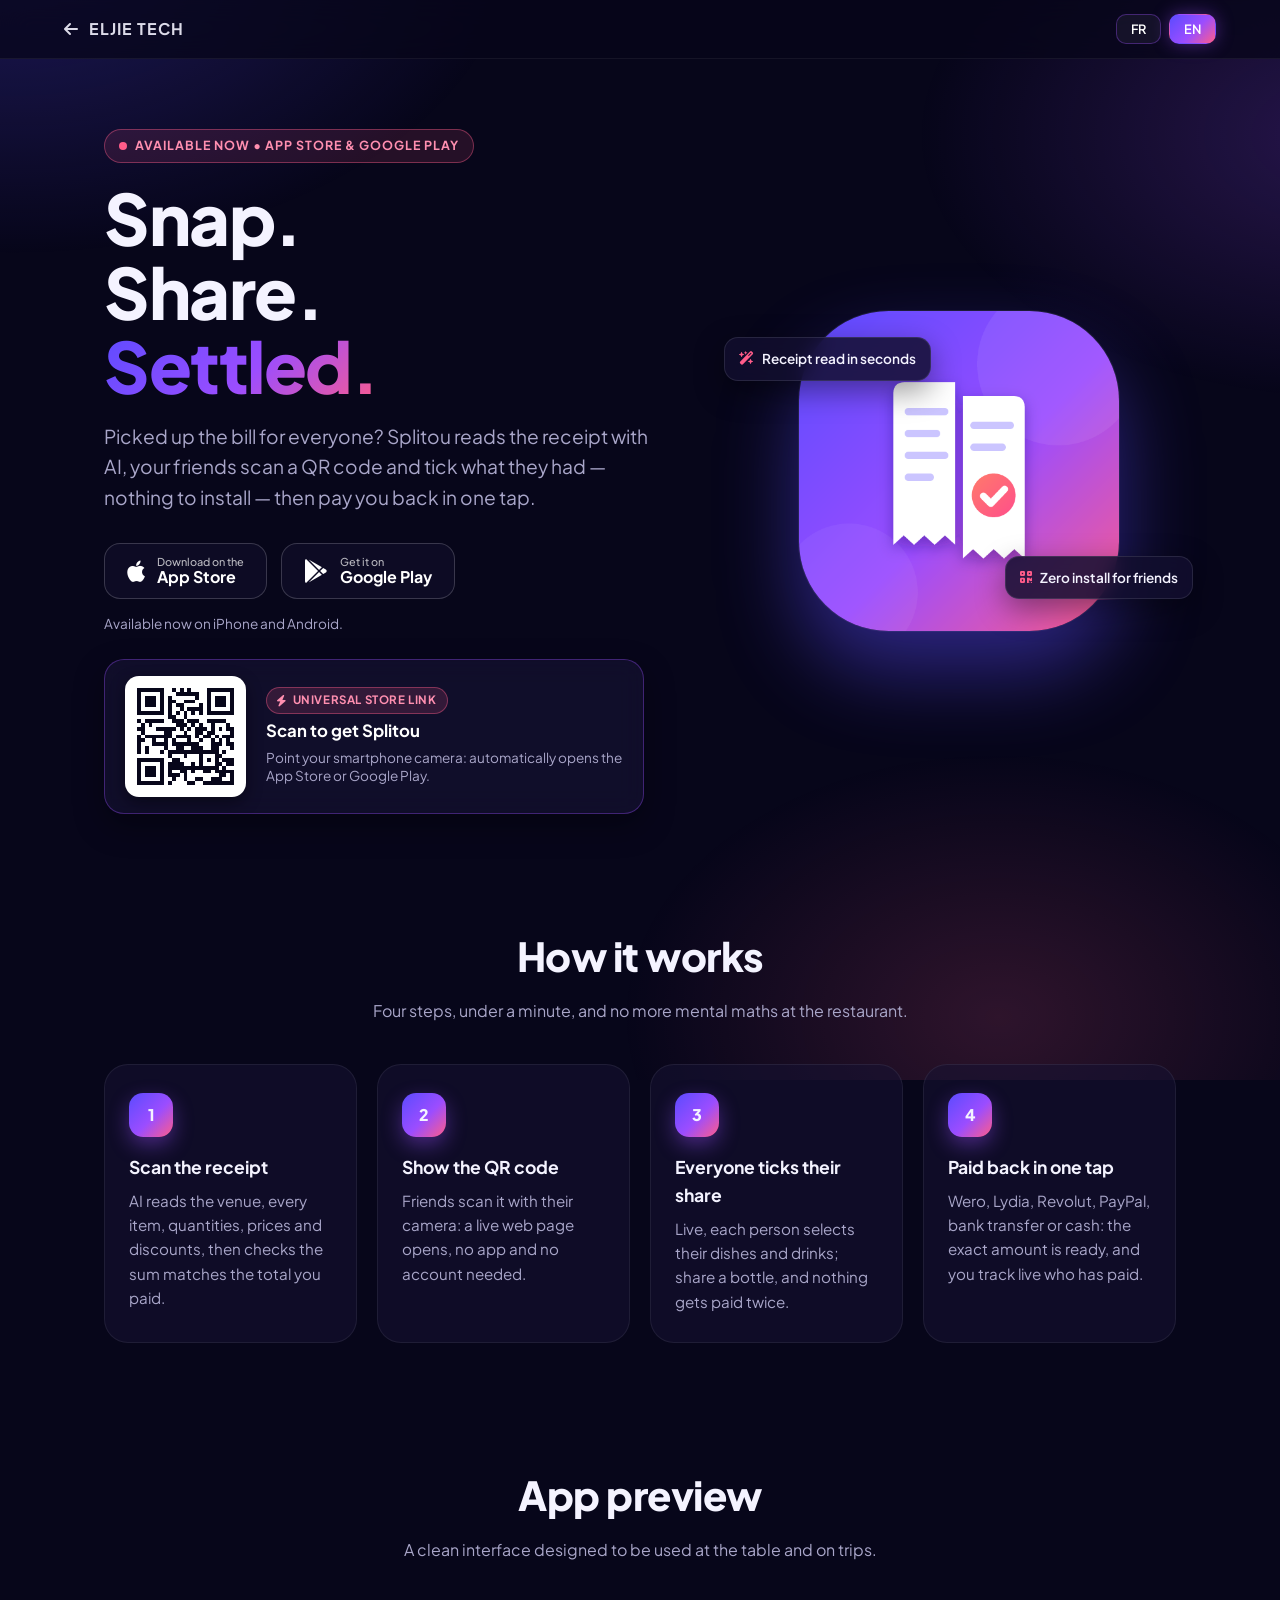
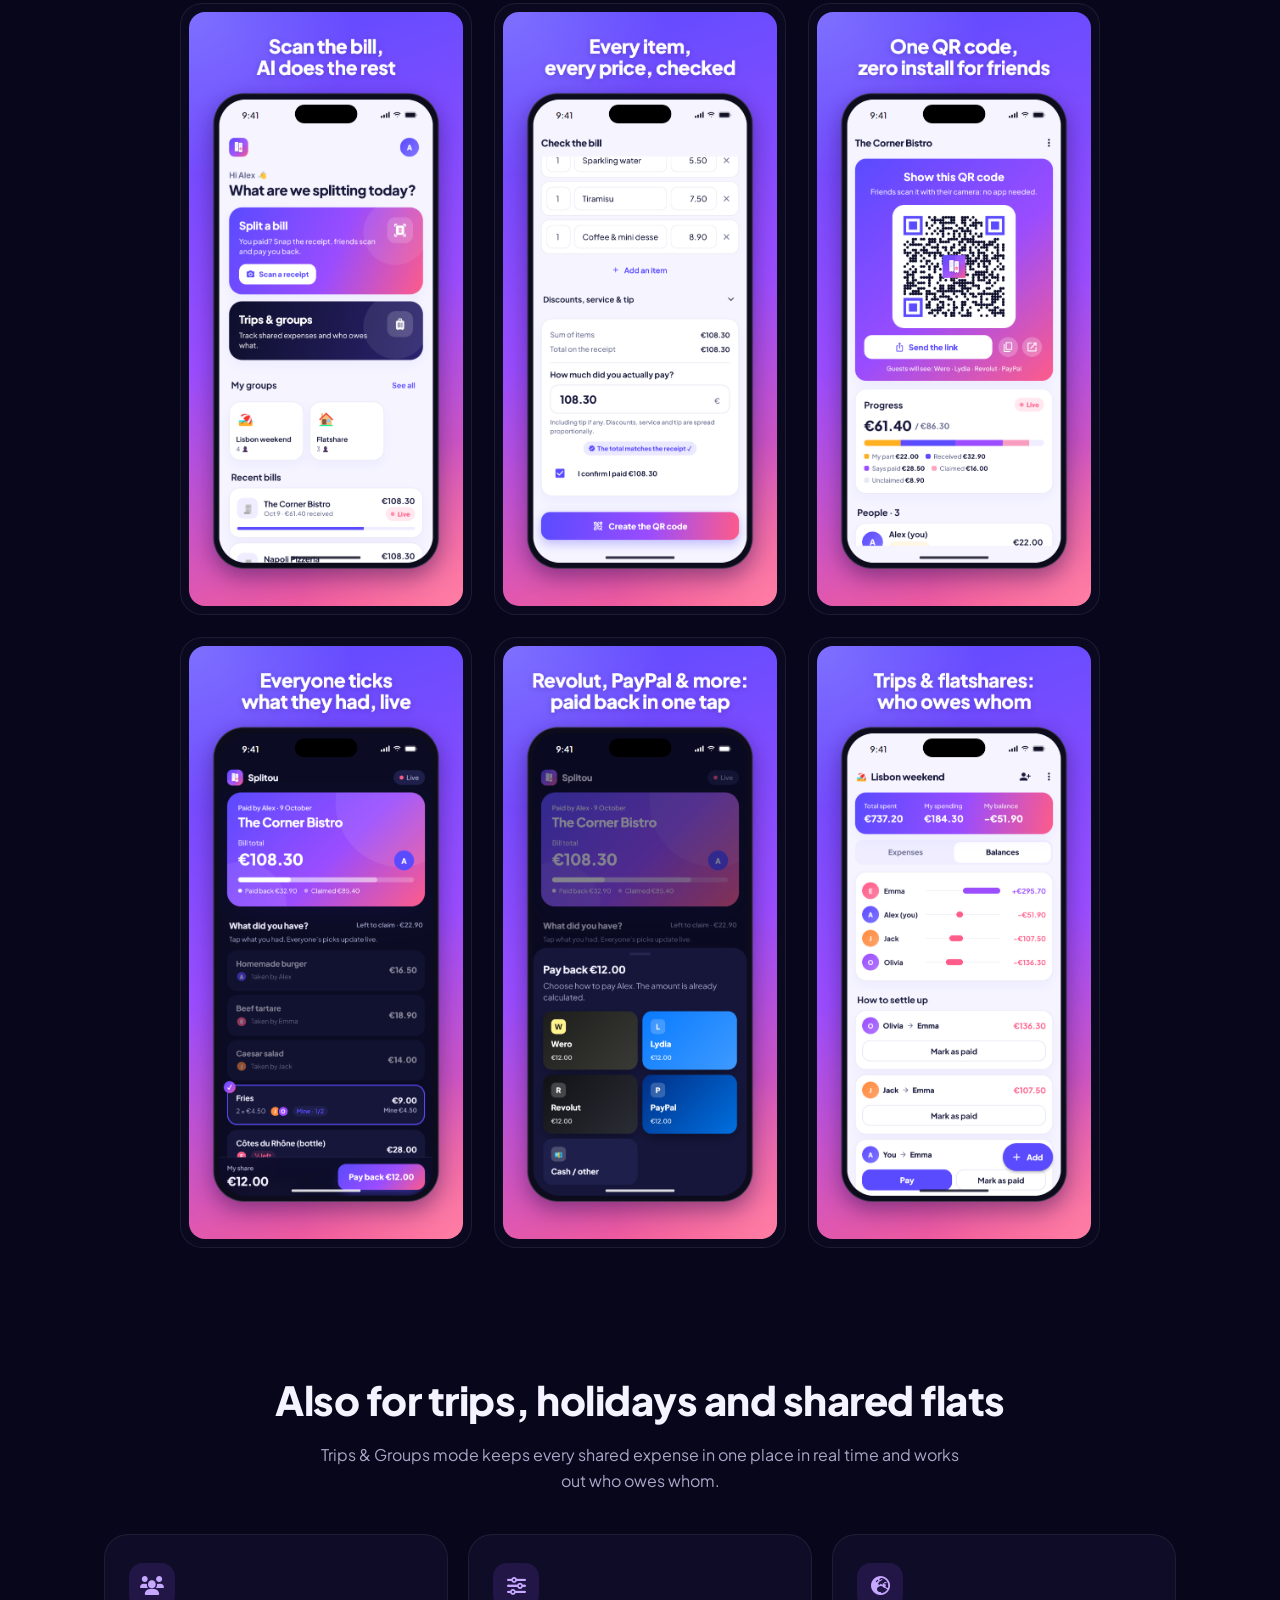
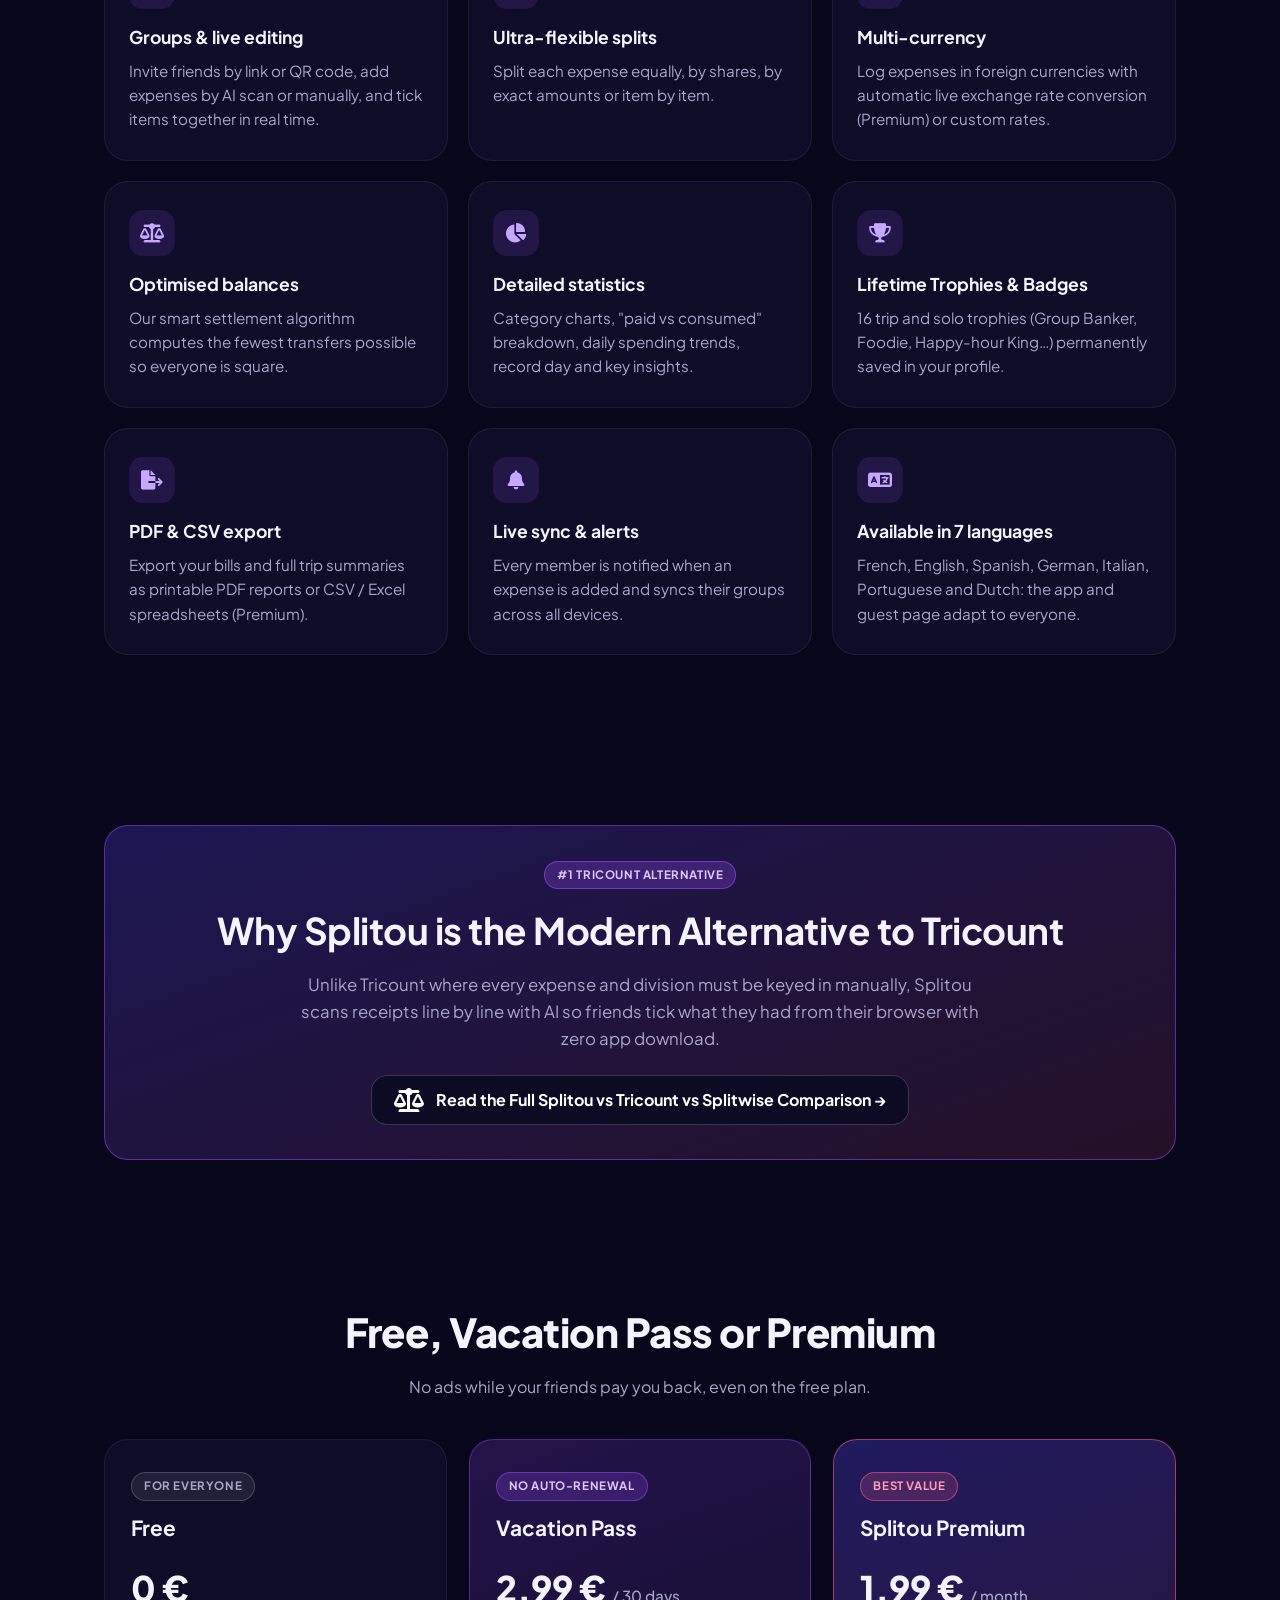
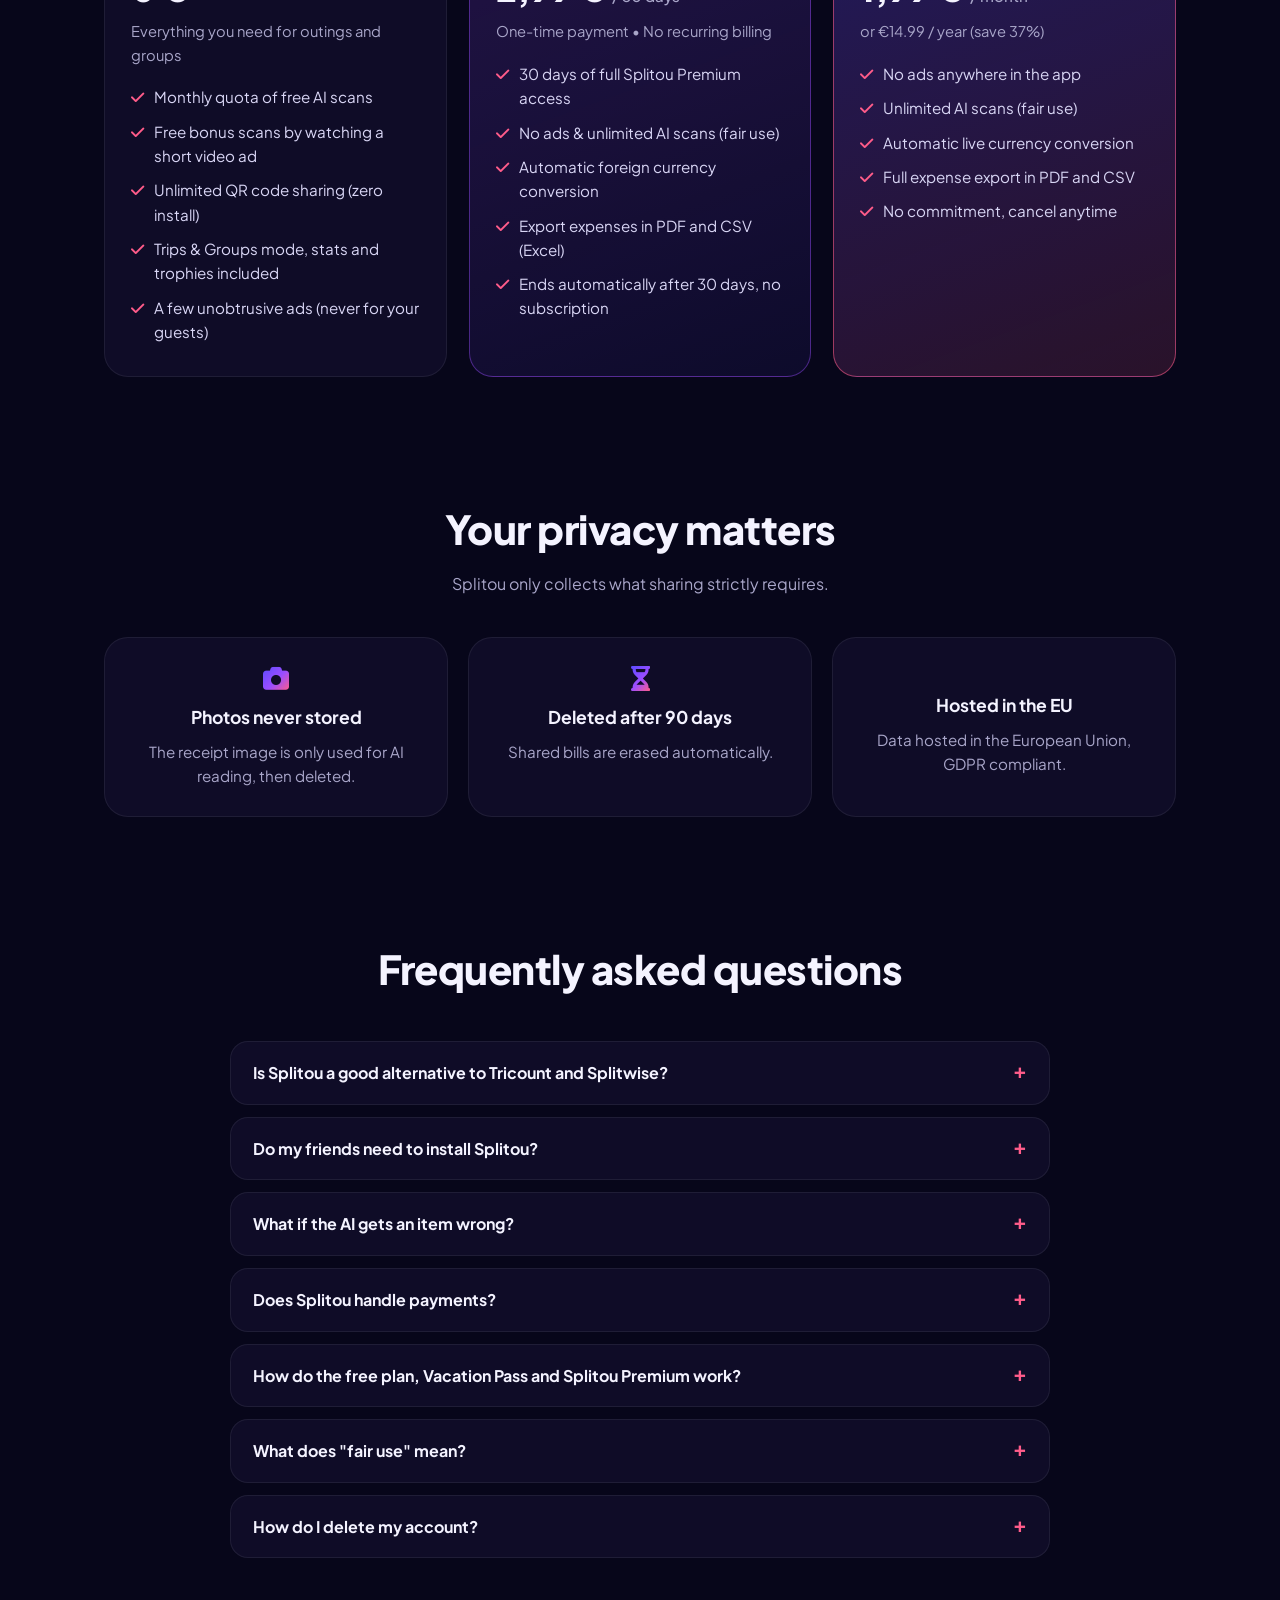
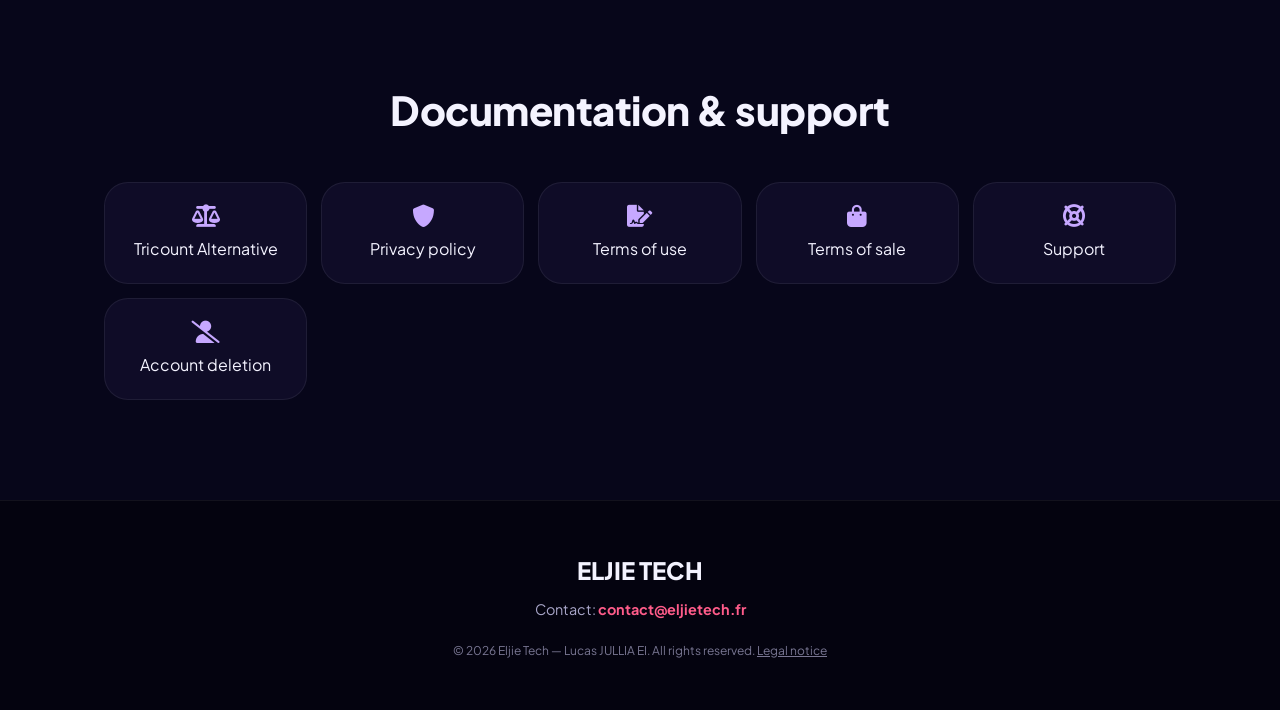
<file: splitou/index.html>
<!DOCTYPE html>
<html lang="fr">

<head>
    <!-- SMART OS REDIRECT (Alternative Zero-SaaS Linktree) -->
    <script>
        (function() {
            try {
                var p = new URLSearchParams(window.location.search);
                if (p.get('noredirect') === '1' || p.get('preview') === '1') return;
                var ua = navigator.userAgent || navigator.vendor || window.opera || '';
                var isIOS = (/iPad|iPhone|iPod/.test(ua) && !window.MSStream) ||
                            (navigator.platform === 'MacIntel' && navigator.maxTouchPoints > 1);
                var isAndroid = /android/i.test(ua);
                var navLang = (navigator.languages && navigator.languages[0]) || navigator.language || 'fr';
                var l = navLang.toLowerCase().slice(0, 2);
                var iosUrl = 'https://apps.apple.com/app/id6820986023';
                var playUrl = 'https://play.google.com/store/apps/details?id=app.splitou' + (l ? '&hl=' + l : '');
                if (isIOS) {
                    window.location.replace(iosUrl);
                } else if (isAndroid) {
                    window.location.replace(playUrl);
                }
            } catch (e) {}
        })();
    </script>

    <meta charset="UTF-8">
    <meta name="viewport" content="width=device-width, initial-scale=1.0">
    <title id="page-title">Splitou – Partage d'addition & frais de groupe par IA | Eljie Tech</title>
    <meta name="description" id="meta-desc"
        content="Splitou : photographiez l'addition, l'IA lit chaque article, vos amis scannent un QR code et cochent ce qu'ils ont pris en direct, sans installer d'application. Remboursement par Wero, Lydia, Revolut, PayPal ou espèces. Mode Voyages & Groupes avec édition en direct, multi-devises, statistiques, trophées et export PDF/CSV. Disponible en 7 langues.">
    <meta name="keywords"
        content="Splitou, partage addition, partager la note, ticket de caisse, rembourser amis, IA, scan ticket, QR code, dépenses de groupe, voyage, colocation, Pass Vacances, Splitou Premium, export PDF CSV, multi-devises, trophées, Wero, Lydia, Revolut, PayPal, Eljie Tech">
    <link rel="canonical" href="https://eljietech.fr/splitou/" />
    <link rel="alternate" hreflang="fr" href="https://eljietech.fr/splitou/" />
    <link rel="alternate" hreflang="en" href="https://eljietech.fr/splitou/?lang=en" />
    <link rel="alternate" hreflang="x-default" href="https://eljietech.fr/splitou/" />

    <meta property="og:title" id="og-title" content="Splitou – Photographiez. Partagez. On est quittes.">
    <meta property="og:description" id="og-desc"
        content="L'IA lit l'addition, vos amis cochent ce qu'ils ont pris en direct depuis leur navigateur et vous remboursent en un geste. Mode Voyages & Groupes inclus.">
    <meta property="og:image" content="https://eljietech.fr/splitou/splitou-og-fr.png">
    <meta property="og:image:width" content="1200">
    <meta property="og:image:height" content="630">
    <meta property="og:image:type" content="image/png">
    <meta property="og:site_name" content="Splitou · Eljie Tech">
    <meta property="og:url" content="https://eljietech.fr/splitou/">
    <meta property="og:type" content="website">
    <meta name="twitter:card" content="summary_large_image">
    <meta name="twitter:title" id="tw-title" content="Splitou – Photographiez. Partagez. On est quittes.">
    <meta name="twitter:description" id="tw-desc"
        content="L'IA lit l'addition, vos amis cochent ce qu'ils ont pris en direct depuis leur navigateur et vous remboursent en un geste. Mode Voyages & Groupes inclus.">
    <meta name="twitter:image" content="https://eljietech.fr/splitou/splitou-og-fr.png">

    <script type="application/ld+json">
        {
            "@context": "https://schema.org",
            "@graph": [
                {
                    "@type": "MobileApplication",
                    "name": "Splitou",
                    "alternateName": ["Splitou – Partage d'addition", "Splitou – Split the Bill", "Splitou IA - Partage de frais"],
                    "operatingSystem": "ANDROID, IOS",
                    "applicationCategory": "FinanceApplication",
                    "applicationSubCategory": "Bill splitting and group expense tracking with AI receipt scanning",
                    "softwareVersion": "1.0",
                    "description": "Splitou lit l'addition grâce à l'IA (enseigne, articles, quantités, prix et remises), vérifie le total, puis affiche un QR code : les amis cochent ce qu'ils ont pris en direct depuis une simple page web, sans installation ni création de compte, et remboursent par Wero, Lydia, Revolut, PayPal, virement ou espèces. Un mode Voyages & Groupes gère les dépenses partagées en temps réel (répartitions flexibles, édition collaborative en direct, multi-devises automatique, équilibrage des dettes, statistiques détaillées, 16 trophées à débloquer et export PDF/CSV). Disponible en 7 langues.",
                    "url": "https://eljietech.fr/splitou/",
                    "image": "https://eljietech.fr/splitou/splitou-icon.png",
                    "inLanguage": ["fr", "en", "es", "de", "it", "pt", "nl"],
                    "creator": { "@type": "Organization", "name": "Eljie Tech", "url": "https://eljietech.fr" },
                    "featureList": [
                        "Numérisation intelligente de tickets de caisse par IA (Google Vertex AI Gemini)",
                        "Partage d'addition en direct par QR code ou lien web sans installation ni compte pour les invités",
                        "Remboursement facilité via Wero, Lydia, Revolut, PayPal, virement bancaire ou espèces",
                        "Mode Voyages & Groupes avec édition collaborative en direct et détection de présence",
                        "Répartition ultra-flexible : égale, par parts, par montants ou article par article",
                        "Conversion automatique multi-devises avec taux de change en direct",
                        "Algorithme d'équilibre financier minimisant le nombre de virements",
                        "Statistiques détaillées (graphiques par catégorie, payé vs consommé, évolution quotidienne) et 16 Trophées & Badges conservés à vie",
                        "Export complet des dépenses et des comptes en PDF imprimable et CSV (Excel)",
                        "Application et page web invités disponibles en 7 langues (FR, EN, ES, DE, IT, PT, NL)"
                    ],
                    "isSimilarTo": [
                        { "@type": "SoftwareApplication", "name": "Tricount", "applicationCategory": "FinanceApplication" },
                        { "@type": "SoftwareApplication", "name": "Splitwise", "applicationCategory": "FinanceApplication" }
                    ],
                    "offers": [
                        { "@type": "Offer", "name": "Gratuit (quota mensuel de scans IA + scans bonus via vidéo publicitaire)", "price": "0", "priceCurrency": "EUR" },
                        { "@type": "Offer", "name": "Pass Vacances (30 jours d'accès Premium sans renouvellement automatique)", "price": "2.99", "priceCurrency": "EUR" },
                        { "@type": "Offer", "name": "Splitou Premium mensuel", "price": "1.99", "priceCurrency": "EUR" },
                        { "@type": "Offer", "name": "Splitou Premium annuel", "price": "14.99", "priceCurrency": "EUR" }
                    ]
                },
                {
                    "@type": "FAQPage",
                    "mainEntity": [
                        {
                            "@type": "Question",
                            "name": "Mes amis doivent-ils installer Splitou ?",
                            "acceptedAnswer": { "@type": "Answer", "text": "Non. Ils scannent le QR code avec l'appareil photo de leur téléphone : une page web s'ouvre en direct dans leur navigateur (disponible en 7 langues), sans application ni compte à créer." }
                        },
                        {
                            "@type": "Question",
                            "name": "Comment fonctionne le scan de l'addition ?",
                            "acceptedAnswer": { "@type": "Answer", "text": "Vous photographiez le ticket ; l'IA en extrait l'enseigne, chaque article, les quantités, les prix et les remises, puis Splitou vérifie que la somme correspond au total payé avant de le partager." }
                        },
                        {
                            "@type": "Question",
                            "name": "Splitou est-il gratuit et que comprennent Splitou Premium et le Pass Vacances ?",
                            "acceptedAnswer": { "@type": "Answer", "text": "Oui, la version gratuite inclut un quota mensuel de scans IA (rechargé chaque mois, avec la possibilité de débloquer des scans supplémentaires sans attendre en regardant une courte vidéo publicitaire), le partage par QR code et le mode Voyages & Groupes complet. Splitou Premium (1,99 €/mois ou 14,99 €/an, sans engagement) et le Pass Vacances (2,99 € en paiement unique pour 30 jours, sans renouvellement automatique) suppriment toutes les publicités et débloquent les scans IA illimités (usage raisonnable), la conversion automatique des devises étrangères au taux en direct ainsi que l'export des dépenses en PDF et CSV." }
                        },
                        {
                            "@type": "Question",
                            "name": "Mes photos de tickets sont-elles conservées ?",
                            "acceptedAnswer": { "@type": "Answer", "text": "Non. Les photos ne sont jamais conservées après la lecture par l'IA, les notes partagées sont supprimées automatiquement après 90 jours et les données sont hébergées dans l'Union européenne." }
                        }
                    ]
                }
            ]
        }
    </script>

    <link rel="icon" type="image/png" href="splitou-icon.png">
    <link rel="preconnect" href="https://fonts.googleapis.com">
    <link rel="preconnect" href="https://fonts.gstatic.com" crossorigin>
    <link href="https://fonts.googleapis.com/css2?family=Plus+Jakarta+Sans:wght@400;500;600;700;800&display=swap" rel="stylesheet">
    <link href="https://cdnjs.cloudflare.com/ajax/libs/font-awesome/6.0.0/css/all.min.css" rel="stylesheet">
    <style>
        :root {
            --indigo: #5B4BFF;
            --violet: #9B4DFF;
            --coral: #FF5C8A;
            --bg: #07061a;
            --card: rgba(22, 19, 52, 0.55);
            --text: #f4f3ff;
            --muted: #a9a6c9;
            --grad: linear-gradient(135deg, var(--indigo) 0%, var(--violet) 55%, var(--coral) 100%);
        }

        * { margin: 0; padding: 0; box-sizing: border-box; }

        html { scroll-behavior: smooth; }

        body {
            font-family: 'Plus Jakarta Sans', 'Segoe UI', Roboto, sans-serif;
            background: var(--bg);
            color: var(--text);
            line-height: 1.6;
            overflow-x: hidden;
        }

        body::before {
            content: "";
            position: fixed;
            inset: -20%;
            background:
                radial-gradient(40% 35% at 15% 10%, rgba(91, 75, 255, 0.28), transparent 70%),
                radial-gradient(35% 30% at 90% 25%, rgba(155, 77, 255, 0.22), transparent 70%),
                radial-gradient(30% 30% at 70% 95%, rgba(255, 92, 138, 0.16), transparent 70%);
            z-index: -1;
            animation: drift 22s ease-in-out infinite alternate;
        }

        @keyframes drift {
            from { transform: translate3d(0, 0, 0); }
            to { transform: translate3d(-3%, 2%, 0); }
        }

        a { color: inherit; }

        header {
            position: sticky;
            top: 0;
            z-index: 100;
            display: flex;
            justify-content: space-between;
            align-items: center;
            padding: 14px 5%;
            background: rgba(7, 6, 26, 0.75);
            backdrop-filter: blur(14px);
            border-bottom: 1px solid rgba(255, 255, 255, 0.06);
        }

        .back {
            text-decoration: none;
            font-weight: 700;
            letter-spacing: 1px;
            display: flex;
            align-items: center;
            gap: 10px;
            opacity: 0.9;
            transition: opacity .2s;
        }

        .back:hover { opacity: 1; }

        .lang-switch { display: flex; gap: 8px; }

        .lang-btn {
            background: rgba(255, 255, 255, 0.05);
            border: 1px solid rgba(155, 77, 255, 0.35);
            color: #fff;
            padding: 6px 14px;
            border-radius: 10px;
            cursor: pointer;
            font: 600 0.8rem 'Plus Jakarta Sans', sans-serif;
            transition: .25s;
        }

        .lang-btn.active { background: var(--grad); border-color: transparent; box-shadow: 0 0 18px rgba(155, 77, 255, .4); }

        main { max-width: 1200px; margin: 0 auto; padding: 0 5%; }

        /* HERO */
        .hero {
            display: grid;
            grid-template-columns: 1.15fr 0.85fr;
            gap: 50px;
            align-items: center;
            padding: 70px 0 50px;
        }

        .badge {
            display: inline-flex;
            align-items: center;
            gap: 8px;
            padding: 6px 14px;
            border-radius: 999px;
            background: rgba(255, 92, 138, 0.12);
            border: 1px solid rgba(255, 92, 138, 0.4);
            color: #ff8fb0;
            font-size: .78rem;
            font-weight: 700;
            letter-spacing: 1px;
            text-transform: uppercase;
            margin-bottom: 18px;
        }

        .badge .dot { width: 8px; height: 8px; border-radius: 50%; background: var(--coral); animation: pulse 1.6s infinite; }

        @keyframes pulse {
            0% { box-shadow: 0 0 0 0 rgba(255, 92, 138, .6); }
            100% { box-shadow: 0 0 0 10px rgba(255, 92, 138, 0); }
        }

        h1 {
            font-size: clamp(2.6rem, 6vw, 4.4rem);
            line-height: 1.05;
            font-weight: 800;
            letter-spacing: -1.5px;
            margin-bottom: 18px;
        }

        .grad-text {
            background: var(--grad);
            -webkit-background-clip: text;
            background-clip: text;
            -webkit-text-fill-color: transparent;
        }

        .lead { font-size: 1.2rem; color: var(--muted); max-width: 560px; margin-bottom: 30px; }

        .store-buttons { display: flex; flex-wrap: wrap; gap: 14px; align-items: center; }

        .btn-store {
            display: inline-flex;
            align-items: center;
            gap: 12px;
            padding: 12px 22px;
            border-radius: 16px;
            text-decoration: none;
            font-weight: 700;
            transition: transform .25s, box-shadow .25s, border-color .25s;
            border: 1px solid rgba(255, 255, 255, .18);
            background: #0d0b24;
            color: #fff;
        }

        .btn-store i { font-size: 1.5rem; }
        .btn-store small { display: block; font-size: .68rem; font-weight: 500; opacity: .7; line-height: 1.1; }
        .btn-store span { line-height: 1.15; }
        .btn-store:hover { transform: translateY(-3px); border-color: rgba(155, 77, 255, .7); box-shadow: 0 12px 28px rgba(91, 75, 255, .35); }
        .btn-store.soon { cursor: default; opacity: .75; }
        .btn-store.soon:hover { transform: none; box-shadow: none; border-color: rgba(255, 255, 255, .18); }

        .hero-note { margin-top: 14px; font-size: .85rem; color: var(--muted); }

        .hero-visual { position: relative; display: flex; justify-content: center; }

        .icon-wrap {
            position: relative;
            width: min(320px, 70vw);
            aspect-ratio: 1;
            border-radius: 28%;
            overflow: hidden;
            box-shadow: 0 40px 80px rgba(91, 75, 255, .45), 0 0 0 1px rgba(255, 255, 255, .08);
            animation: float 6s ease-in-out infinite;
        }

        .icon-wrap img { width: 100%; height: 100%; display: block; }

        @keyframes float {
            0%, 100% { transform: translateY(0) rotate(-2deg); }
            50% { transform: translateY(-14px) rotate(2deg); }
        }

        .chip {
            position: absolute;
            padding: 10px 14px;
            border-radius: 14px;
            background: rgba(18, 15, 46, .85);
            border: 1px solid rgba(255, 255, 255, .1);
            backdrop-filter: blur(10px);
            font-size: .85rem;
            font-weight: 600;
            display: flex;
            align-items: center;
            gap: 8px;
            box-shadow: 0 10px 30px rgba(0, 0, 0, .4);
        }

        .chip i { color: var(--coral); }
        .chip.c1 { top: 8%; left: -4%; animation: float 7s ease-in-out infinite; }
        .chip.c2 { bottom: 10%; right: -4%; animation: float 8s ease-in-out infinite reverse; }

        
        /* QR Code Desktop Box */
        .qr-box {
            display: flex;
            align-items: center;
            gap: 20px;
            margin-top: 24px;
            padding: 16px 20px;
            background: rgba(22, 19, 52, 0.65);
            border: 1px solid rgba(155, 77, 255, 0.35);
            border-radius: 20px;
            backdrop-filter: blur(12px);
            box-shadow: 0 12px 30px rgba(0, 0, 0, 0.35);
            max-width: 540px;
        }
        .qr-code-wrap {
            background: #fff;
            padding: 8px;
            border-radius: 14px;
            display: grid;
            place-items: center;
            flex-shrink: 0;
            box-shadow: 0 6px 16px rgba(0, 0, 0, 0.4);
        }
        .qr-code-wrap img { width: 105px; height: 105px; display: block; }
        .qr-details { display: flex; flex-direction: column; gap: 4px; }
        .qr-tag {
            display: inline-flex;
            align-items: center;
            gap: 6px;
            background: rgba(255, 92, 138, 0.15);
            border: 1px solid rgba(255, 92, 138, 0.4);
            color: #ff8fb0;
            font-size: 0.72rem;
            font-weight: 700;
            text-transform: uppercase;
            letter-spacing: 0.6px;
            padding: 3px 10px;
            border-radius: 999px;
            width: fit-content;
        }
        .qr-details h4 { font-size: 1.05rem; font-weight: 700; color: #fff; }
        .qr-details p { font-size: 0.85rem; color: var(--muted); line-height: 1.35; }
        @media (max-width: 820px) {
            .qr-box { display: none; }
        }

        /* SECTIONS */
        section { padding: 60px 0; }

        .section-title { font-size: clamp(1.8rem, 3.5vw, 2.5rem); font-weight: 800; letter-spacing: -.5px; margin-bottom: 10px; text-align: center; }
        .section-sub { color: var(--muted); text-align: center; max-width: 640px; margin: 0 auto 40px; }

        .steps { display: grid; grid-template-columns: repeat(4, 1fr); gap: 20px; counter-reset: step; }

        .card {
            position: relative;
            background: var(--card);
            border-radius: 24px;
            padding: 28px 24px;
            border: 1px solid rgba(255, 255, 255, .07);
            transition: transform .3s, border-color .3s, box-shadow .3s;
        }

        .card:hover { transform: translateY(-6px); border-color: rgba(155, 77, 255, .5); box-shadow: 0 20px 40px rgba(91, 75, 255, .2); }

        .step-num {
            width: 44px;
            height: 44px;
            border-radius: 14px;
            display: grid;
            place-items: center;
            font-weight: 800;
            background: var(--grad);
            margin-bottom: 16px;
            box-shadow: 0 8px 20px rgba(155, 77, 255, .4);
        }

        .card h3 { font-size: 1.1rem; margin-bottom: 8px; }
        .card p { color: var(--muted); font-size: .95rem; }

        .features { display: grid; grid-template-columns: repeat(3, 1fr); gap: 20px; }

        .feat-icon {
            width: 46px;
            height: 46px;
            border-radius: 14px;
            display: grid;
            place-items: center;
            background: rgba(155, 77, 255, .14);
            color: #c6a8ff;
            font-size: 1.2rem;
            margin-bottom: 14px;
        }

        /* SCREENSHOTS */
        .shots { display: grid; grid-template-columns: repeat(3, 1fr); gap: 22px; max-width: 920px; margin: 0 auto; }
        .shot { background: rgba(14, 12, 36, .7); border-radius: 22px; padding: 8px; border: 1px solid rgba(255, 255, 255, .08); transition: transform .3s, border-color .3s; }
        .shot:hover { transform: translateY(-6px); border-color: rgba(255, 92, 138, .5); }
        .shot img { width: 100%; display: block; border-radius: 16px; }
        #screens.empty { display: none; }

        /* PRICING */
        .pricing { display: grid; grid-template-columns: repeat(3, minmax(0, 380px)); gap: 22px; justify-content: center; align-items: stretch; }
        .plan { padding: 32px 26px; display: flex; flex-direction: column; }
        .plan.pass { background: linear-gradient(160deg, rgba(155, 77, 255, .20), rgba(91, 75, 255, .08)); border-color: rgba(155, 77, 255, .42); }
        .plan.premium { background: linear-gradient(160deg, rgba(91, 75, 255, .30), rgba(255, 92, 138, .14)); border-color: rgba(255, 92, 138, .55); }
        .plan-badge {
            display: inline-block;
            align-self: flex-start;
            padding: 4px 12px;
            border-radius: 999px;
            font-size: .72rem;
            font-weight: 700;
            letter-spacing: .6px;
            text-transform: uppercase;
            margin-bottom: 10px;
            background: rgba(255, 255, 255, .08);
            border: 1px solid rgba(255, 255, 255, .18);
            color: var(--muted);
        }
        .plan.pass .plan-badge { background: rgba(155, 77, 255, .22); border-color: rgba(155, 77, 255, .5); color: #dec9ff; }
        .plan.premium .plan-badge { background: rgba(255, 92, 138, .18); border-color: rgba(255, 92, 138, .55); color: #ff9ebb; }
        .plan h3 { font-size: 1.3rem; }
        .price { font-size: 2.2rem; font-weight: 800; margin: 8px 0 4px; }
        .price small { font-size: .95rem; font-weight: 500; color: var(--muted); }
        .plan-sub { color: var(--muted); font-size: .92rem; min-height: 1.5em; }
        .plan ul { list-style: none; margin-top: 18px; display: grid; gap: 10px; }
        .plan li { display: flex; gap: 10px; color: #d9d6f5; font-size: .95rem; }
        .plan li i { color: var(--coral); margin-top: 5px; flex-shrink: 0; }

        .privacy-band {
            display: grid;
            grid-template-columns: repeat(3, 1fr);
            gap: 20px;
            text-align: center;
        }

        .privacy-band .card i { font-size: 1.6rem; margin-bottom: 12px; background: var(--grad); -webkit-background-clip: text; background-clip: text; -webkit-text-fill-color: transparent; }

        /* FAQ */
        .faq { max-width: 820px; margin: 0 auto; display: grid; gap: 12px; }
        details { background: var(--card); border: 1px solid rgba(255, 255, 255, .07); border-radius: 18px; padding: 18px 22px; }
        summary { cursor: pointer; font-weight: 700; list-style: none; display: flex; justify-content: space-between; gap: 20px; }
        summary::after { content: "+"; color: var(--coral); font-size: 1.3rem; line-height: 1; transition: transform .2s; }
        details[open] summary::after { transform: rotate(45deg); }
        details p { color: var(--muted); margin-top: 10px; }

        .docs { display: grid; grid-template-columns: repeat(auto-fit, minmax(190px, 1fr)); gap: 14px; }
        .doc { text-decoration: none; text-align: center; padding: 22px; }
        .doc i { display: block; font-size: 1.4rem; margin-bottom: 8px; color: #c6a8ff; }

        footer { margin-top: 40px; padding: 50px 5%; text-align: center; border-top: 1px solid rgba(255, 255, 255, .06); background: #04030f; color: var(--muted); font-size: .9rem; }
        footer .brand { display: block; font-size: 1.5rem; font-weight: 800; color: var(--text); text-decoration: none; margin-bottom: 8px; }
        footer a.mail { color: var(--coral); font-weight: 700; text-decoration: none; }
        footer .legal { margin-top: 20px; font-size: .75rem; opacity: .7; }

        .reveal { opacity: 0; transform: translateY(24px); transition: opacity .7s ease, transform .7s ease; }
        .reveal.visible { opacity: 1; transform: none; }

        @media (max-width: 960px) {
            .hero { grid-template-columns: 1fr; text-align: center; padding-top: 40px; }
            .lead { margin-left: auto; margin-right: auto; }
            .store-buttons { justify-content: center; }
            .hero-visual { order: -1; }
            .steps { grid-template-columns: repeat(2, 1fr); }
            .features { grid-template-columns: repeat(2, 1fr); }
            .pricing, .privacy-band { grid-template-columns: 1fr; max-width: 480px; margin-left: auto; margin-right: auto; }
        }

        @media (max-width: 560px) {
            .steps, .features { grid-template-columns: 1fr; }
            .chip { display: none; }
            .shots { grid-template-columns: repeat(2, 1fr); }
        }

        @media (prefers-reduced-motion: reduce) {
            *, *::before { animation: none !important; transition: none !important; }
            .reveal { opacity: 1; transform: none; }
        }
    </style>
</head>

<body>
    <header>
        <a class="back" href="../" id="btn-back-home"><i class="fas fa-arrow-left"></i> ELJIE TECH</a>
        <div class="lang-switch">
            <button class="lang-btn active" id="btn-fr" onclick="setLang('fr')">FR</button>
            <button class="lang-btn" id="btn-en" onclick="setLang('en')">EN</button>
        </div>
    </header>

    <main>
        <section class="hero">
            <div>
                <div class="badge"><span class="dot"></span><span data-i18n="badge">Nouveau • Lancement en cours</span></div>
                <h1><span data-i18n="h1a">Photographiez.</span><br><span data-i18n="h1b">Partagez.</span><br><span class="grad-text" data-i18n="h1c">On est quittes.</span></h1>
                <p class="lead" data-i18n="lead">Vous avez réglé l'addition pour tout le monde ? Splitou lit le ticket grâce à l'IA, vos amis scannent un QR code et cochent ce qu'ils ont pris — sans rien installer — puis vous remboursent en un geste.</p>
                <div class="store-buttons" id="store-buttons">
                    <a class="btn-store" id="btn-appstore" data-store="ios" href="https://apps.apple.com/fr/app/splitou-ia-partage-de-frais/id6820986023" target="_blank" rel="noopener">
                        <i class="fab fa-apple"></i><span><small data-i18n="dl-ios">Télécharger sur l'</small>App Store</span>
                    </a>
                    <a class="btn-store" id="btn-playstore" data-store="android" href="https://play.google.com/store/apps/details?id=app.splitou" target="_blank" rel="noopener">
                        <i class="fab fa-google-play"></i><span><small data-i18n="dl-android">Disponible sur</small>Google Play</span>
                    </a>
                </div>
                <p class="hero-note" id="hero-note" data-i18n="soon-note">Disponible dès maintenant sur iPhone et Android.</p>

                <div class="qr-box">
                    <div class="qr-code-wrap">
                        <img src="qr-splitou.svg" alt="QR Code Splitou" width="105" height="105">
                    </div>
                    <div class="qr-details">
                        <div class="qr-tag"><i class="fas fa-bolt"></i> <span data-i18n="qr-tag">Lien Universel Store</span></div>
                        <h4 data-i18n="qr-h">Scannez pour installer</h4>
                        <p data-i18n="qr-p">Pointez l'appareil photo de votre smartphone : redirection automatique vers l'App Store ou Google Play.</p>
                    </div>
                </div>
            </div>
            <div class="hero-visual">
                <div class="icon-wrap"><img src="splitou-icon.png" alt="Icône de l'application Splitou" width="512" height="512"></div>
                <div class="chip c1"><i class="fas fa-wand-magic-sparkles"></i><span data-i18n="chip1">Ticket lu en quelques secondes</span></div>
                <div class="chip c2"><i class="fas fa-qrcode"></i><span data-i18n="chip2">0 installation pour vos amis</span></div>
            </div>
        </section>

        <section id="how" class="reveal">
            <h2 class="section-title" data-i18n="how-title">Comment ça marche</h2>
            <p class="section-sub" data-i18n="how-sub">Quatre étapes, moins d'une minute, et plus personne ne fait de calcul de tête au restaurant.</p>
            <div class="steps">
                <div class="card"><div class="step-num">1</div><h3 data-i18n="s1t">Scannez le ticket</h3><p data-i18n="s1p">L'IA lit l'enseigne, chaque article, les quantités, les prix et les remises, puis vérifie que la somme correspond au total payé.</p></div>
                <div class="card"><div class="step-num">2</div><h3 data-i18n="s2t">Montrez le QR code</h3><p data-i18n="s2p">Vos amis le scannent avec l'appareil photo : une page web s'ouvre en direct, sans application ni compte à créer.</p></div>
                <div class="card"><div class="step-num">3</div><h3 data-i18n="s3t">Chacun coche sa part</h3><p data-i18n="s3p">En direct, chacun sélectionne ses plats et boissons ; on peut partager une bouteille, et rien n'est payé deux fois.</p></div>
                <div class="card"><div class="step-num">4</div><h3 data-i18n="s4t">Remboursé en un geste</h3><p data-i18n="s4p">Wero, Lydia, Revolut, PayPal, virement ou espèces : le montant exact est prêt, et vous suivez en direct qui a payé.</p></div>
            </div>
        </section>

        <section id="screens" class="reveal empty">
            <h2 class="section-title" data-i18n="shots-title">Aperçu de l'application</h2>
            <p class="section-sub" data-i18n="shots-sub">Une interface claire, pensée pour être utilisée à table.</p>
            <div class="shots" id="shots"></div>
        </section>

        <section id="features" class="reveal">
            <h2 class="section-title" data-i18n="feat-title">Aussi pour les voyages, les vacances et la coloc'</h2>
            <p class="section-sub" data-i18n="feat-sub">Le mode Voyages & Groupes centralise toutes les dépenses partagées en temps réel, et calcule qui doit combien à qui.</p>
            <div class="features">
                <div class="card"><div class="feat-icon"><i class="fas fa-users"></i></div><h3 data-i18n="f1t">Groupes & édition en direct</h3><p data-i18n="f1p">Invitez vos proches par lien ou QR code, ajoutez les dépenses par scan IA ou à la main et cochez vos articles à plusieurs en temps réel.</p></div>
                <div class="card"><div class="feat-icon"><i class="fas fa-sliders"></i></div><h3 data-i18n="f2t">Répartition ultra-flexible</h3><p data-i18n="f2p">Divisez chaque dépense à parts égales, par parts, par montants précis ou article par article.</p></div>
                <div class="card"><div class="feat-icon"><i class="fas fa-earth-europe"></i></div><h3 data-i18n="f3t">Multi-devises</h3><p data-i18n="f3p">Saisissez vos dépenses en devises étrangères avec conversion automatique au taux en direct (Premium) ou taux libre.</p></div>
                <div class="card"><div class="feat-icon"><i class="fas fa-scale-balanced"></i></div><h3 data-i18n="f4t">Soldes optimisés</h3><p data-i18n="f4p">L'algorithme d'équilibre calcule le nombre minimal de virements pour que tout le monde soit quitte.</p></div>
                <div class="card"><div class="feat-icon"><i class="fas fa-chart-pie"></i></div><h3 data-i18n="f5t">Statistiques détaillées</h3><p data-i18n="f5p">Graphiques par catégorie, comparatif « avancé vs consommé », évolution par jour, journée record et indicateurs clés.</p></div>
                <div class="card"><div class="feat-icon"><i class="fas fa-trophy"></i></div><h3 data-i18n="f6t">Trophées & Badges à vie</h3><p data-i18n="f6p">16 trophées en voyage et en solo (Banquier du groupe, Fine bouche, Roi de l'apéro…) conservés à vie dans votre palmarès.</p></div>
                <div class="card"><div class="feat-icon"><i class="fas fa-file-export"></i></div><h3 data-i18n="f7t">Export PDF & CSV</h3><p data-i18n="f7p">Exportez vos notes et le bilan complet de vos voyages en PDF imprimable ou en tableur CSV / Excel (Premium).</p></div>
                <div class="card"><div class="feat-icon"><i class="fas fa-bell"></i></div><h3 data-i18n="f8t">Synchronisation & alertes</h3><p data-i18n="f8p">Chaque membre est notifié lorsqu'une dépense est ajoutée et retrouve ses groupes sur tous ses appareils.</p></div>
                <div class="card"><div class="feat-icon"><i class="fas fa-language"></i></div><h3 data-i18n="f9t">Disponible en 7 langues</h3><p data-i18n="f9p">Français, anglais, espagnol, allemand, italien, portugais et néerlandais : l'app et la page invités s'adaptent à chacun.</p></div>
            </div>
        </section>


        <section id="tricount-compare" class="reveal" style="margin: 50px 0 20px;">
            <div class="card" style="background: linear-gradient(160deg, rgba(91, 75, 255, .25), rgba(255, 92, 138, .12)); border: 1px solid rgba(155, 77, 255, .5); padding: 34px 28px; text-align: center; border-radius: 24px;">
                <span class="plan-badge" style="background: rgba(155, 77, 255, .25); border-color: rgba(155, 77, 255, .55); color: #dec9ff; margin: 0 auto 12px; display: inline-block;" data-i18n="comp-badge">Alternative #1 à Tricount</span>
                <h2 style="font-size: clamp(1.6rem, 3.2vw, 2.3rem); margin-bottom: 12px; letter-spacing: -0.5px;" data-i18n="comp-h2">Pourquoi Splitou remplace avantageusement Tricount</h2>
                <p style="max-width: 680px; margin: 0 auto 22px; color: var(--muted); font-size: 1.05rem; line-height: 1.6;" data-i18n="comp-p">Contrairement à Tricount où il faut tout saisir et diviser à la main, Splitou scanne l'addition par IA ligne par ligne et permet à vos amis de cocher leur part depuis leur navigateur, sans installer d'app.</p>
                <a href="alternative-tricount/" class="btn-store primary" id="btn-tricount-compare" style="margin: 0 auto;"><i class="fas fa-scale-balanced"></i> <span data-i18n="comp-btn">Consulter le grand comparatif Splitou vs Tricount vs Splitwise &rarr;</span></a>
            </div>
        </section>
        <section id="pricing" class="reveal">
            <h2 class="section-title" data-i18n="price-title">Gratuit, Pass Vacances ou Premium</h2>
            <p class="section-sub" data-i18n="price-sub">Aucune publicité pendant que vos amis vous remboursent, même en version gratuite.</p>
            <div class="pricing">
                <div class="card plan">
                    <span class="plan-badge" data-i18n="p1badge">Pour tous</span>
                    <h3 data-i18n="p1t">Gratuit</h3>
                    <div class="price">0 €</div>
                    <div class="plan-sub" data-i18n="p1sub">L'essentiel pour vos sorties et vos groupes</div>
                    <ul>
                        <li><i class="fas fa-check"></i><span data-i18n="p1a">Quota mensuel de scans IA gratuits</span></li>
                        <li><i class="fas fa-check"></i><span data-i18n="p1b">Scans supplémentaires gratuits via une courte vidéo pub</span></li>
                        <li><i class="fas fa-check"></i><span data-i18n="p1c">Partage par QR code illimité (0 installation)</span></li>
                        <li><i class="fas fa-check"></i><span data-i18n="p1d">Mode Voyages & Groupes, stats et trophées inclus</span></li>
                        <li><i class="fas fa-check"></i><span data-i18n="p1e">Quelques publicités discrètes (jamais pour vos invités)</span></li>
                    </ul>
                </div>
                <div class="card plan pass">
                    <span class="plan-badge" data-i18n="p3badge">Sans renouvellement</span>
                    <h3 data-i18n="p3t">Pass Vacances</h3>
                    <div class="price">2,99 € <small data-i18n="for-30d">/ 30 jours</small></div>
                    <div class="plan-sub" data-i18n="p3sub">Paiement unique • 0 prélèvement récurrent</div>
                    <ul>
                        <li><i class="fas fa-check"></i><span data-i18n="p3a">30 jours d'accès complet à Splitou Premium</span></li>
                        <li><i class="fas fa-check"></i><span data-i18n="p3b">Aucune publicité & scans IA illimités (usage raisonnable)</span></li>
                        <li><i class="fas fa-check"></i><span data-i18n="p3c">Conversion automatique des devises étrangères</span></li>
                        <li><i class="fas fa-check"></i><span data-i18n="p3d">Export des dépenses en PDF et CSV (Excel)</span></li>
                        <li><i class="fas fa-check"></i><span data-i18n="p3e">S'arrête seul après 30 jours, sans abonnement</span></li>
                    </ul>
                </div>
                <div class="card plan premium">
                    <span class="plan-badge" data-i18n="p2badge">Le plus complet</span>
                    <h3 data-i18n="p2t">Splitou Premium</h3>
                    <div class="price">1,99 € <small data-i18n="per-month">/ mois</small></div>
                    <div class="plan-sub" data-i18n="yearly">ou 14,99 € / an (-37 %)</div>
                    <ul>
                        <li><i class="fas fa-check"></i><span data-i18n="p2a">Aucune publicité dans toute l'application</span></li>
                        <li><i class="fas fa-check"></i><span data-i18n="p2b">Scans IA illimités (usage raisonnable)</span></li>
                        <li><i class="fas fa-check"></i><span data-i18n="p2c">Conversion automatique des devises en direct</span></li>
                        <li><i class="fas fa-check"></i><span data-i18n="p2d">Export complet des dépenses en PDF et CSV</span></li>
                        <li><i class="fas fa-check"></i><span data-i18n="p2e">Sans engagement, résiliable à tout moment</span></li>
                    </ul>
                </div>
            </div>
        </section>

        <section id="privacy" class="reveal">
            <h2 class="section-title" data-i18n="priv-title">Respect de votre vie privée</h2>
            <p class="section-sub" data-i18n="priv-sub">Splitou ne collecte que le strict nécessaire au partage.</p>
            <div class="privacy-band">
                <div class="card"><i class="fas fa-camera"></i><h3 data-i18n="pv1t">Photos jamais conservées</h3><p data-i18n="pv1p">L'image du ticket sert uniquement à la lecture par l'IA, puis elle est supprimée.</p></div>
                <div class="card"><i class="fas fa-hourglass-half"></i><h3 data-i18n="pv2t">Suppression après 90 jours</h3><p data-i18n="pv2p">Les notes partagées sont effacées automatiquement.</p></div>
                <div class="card"><i class="fas fa-shield-halved"></i><h3 data-i18n="pv3t">Hébergé dans l'UE</h3><p data-i18n="pv3p">Données hébergées en Union européenne, conformément au RGPD.</p></div>
            </div>
        </section>

        <section id="faq" class="reveal">
            <h2 class="section-title" data-i18n="faq-title">Questions fréquentes</h2>
            <p class="section-sub"></p>
            <div class="faq">
                <details><summary data-i18n="q-tricount">Splitou est-il une bonne alternative à Tricount et Splitwise ?</summary><p data-i18n="a-tricount">Oui. Splitou est l'alternative moderne à Tricount pensée pour l'addition au restaurant : l'IA lit le ticket article par article, vos amis scannent un QR code et cochent leurs plats en direct sans rien installer, et vous remboursent par Wero, Lydia, Revolut ou PayPal. Le mode Voyages &amp; Groupes gère aussi les vacances comme Tricount, sans limite de dépenses. <a href="alternative-tricount/" id="link-tricount">Consulter notre grand comparatif Splitou vs Tricount vs Splitwise →</a></p></details>
                <details><summary data-i18n="q1">Mes amis doivent-ils installer Splitou ?</summary><p data-i18n="a1">Non. Ils scannent le QR code avec l'appareil photo de leur téléphone : une page web s'ouvre dans leur navigateur (disponible en 7 langues), sans application ni compte à créer.</p></details>
                <details><summary data-i18n="q2">Et si l'IA se trompe sur un article ?</summary><p data-i18n="a2">Splitou compare la somme des articles au total payé et vous signale tout écart. Vous pouvez corriger, ajouter ou supprimer une ligne avant de partager.</p></details>
                <details><summary data-i18n="q3">Splitou gère-t-il le paiement ?</summary><p data-i18n="a3">Non : Splitou affiche vos coordonnées (Wero, Lydia, Revolut, PayPal, virement…) et le montant exact, mais le remboursement se fait dans l'application de paiement de chacun ou en espèces. Splitou ne touche jamais à votre argent.</p></details>
                <details><summary data-i18n="q4">Comment fonctionnent la version gratuite, le Pass Vacances et Splitou Premium ?</summary><p data-i18n="a4">La version gratuite inclut un quota mensuel de scans IA rechargé le 1er du mois (avec la possibilité de débloquer des scans supplémentaires gratuitement et sans attendre en regardant une courte vidéo publicitaire), ainsi que le partage par QR code et le mode Voyages & Groupes. Splitou Premium (1,99 €/mois ou 14,99 €/an) et le Pass Vacances (2,99 € en paiement unique pour 30 jours, sans renouvellement automatique) suppriment toutes les publicités et débloquent les scans IA illimités (usage raisonnable), la conversion automatique des devises étrangères et l'export des dépenses en PDF et CSV.</p></details>
                <details><summary data-i18n="q5">Que signifie « usage raisonnable » ?</summary><p data-i18n="a5">Les scans Premium et Pass Vacances sont illimités pour un usage personnel normal ; une limite technique élevée existe uniquement pour éviter les abus automatisés.</p></details>
                <details><summary data-i18n="q6">Comment supprimer mon compte ?</summary><p data-i18n="a6">Depuis l'application : Réglages → « Supprimer mon compte ». Vous pouvez aussi nous écrire à contact@eljietech.fr.</p></details>
            </div>
        </section>

        <section id="docs" class="reveal">
            <h2 class="section-title" data-i18n="docs-title">Documentation & assistance</h2>
            <p class="section-sub"></p>
            <div class="docs">
                <a class="card doc" id="doc-tricount" href="alternative-tricount/"><i class="fas fa-scale-balanced"></i><span data-i18n="dtricount">Alternative à Tricount</span></a>
                <a class="card doc" id="doc-privacy" href="https://splitou-app.web.app/privacy" target="_blank" rel="noopener"><i class="fas fa-shield-alt"></i><span data-i18n="d1">Politique de confidentialité</span></a>
                <a class="card doc" id="doc-terms" href="https://splitou-app.web.app/terms" target="_blank" rel="noopener"><i class="fas fa-file-signature"></i><span data-i18n="d2">Conditions d'utilisation (CGU)</span></a>
                <a class="card doc" id="doc-cgv" href="https://splitou-app.web.app/cgv" target="_blank" rel="noopener"><i class="fas fa-shopping-bag"></i><span data-i18n="dcgv">Conditions de vente (CGV)</span></a>
                <a class="card doc" id="doc-support" href="https://splitou-app.web.app/support" target="_blank" rel="noopener"><i class="fas fa-life-ring"></i><span data-i18n="d3">Assistance</span></a>
                <a class="card doc" id="doc-delete" href="https://splitou-app.web.app/delete-account" target="_blank" rel="noopener"><i class="fas fa-user-slash"></i><span data-i18n="d4">Suppression du compte</span></a>
            </div>
        </section>
    </main>

    <footer>
        <a href="../" class="brand">ELJIE TECH</a>
        <div><span data-i18n="contact">Contact :</span> <a class="mail" href="mailto:contact@eljietech.fr">contact@eljietech.fr</a></div>
        <div class="legal">&copy; 2026 Eljie Tech — Lucas JULLIA EI. <span data-i18n="rights">Tous droits réservés.</span> <a href="../#mentions" data-i18n="mentions">Mentions légales</a></div>
    </footer>

    <script>
        // Passer à true quand la fiche correspondante est publique.
        const STORE_LIVE = { ios: true, android: true };
        const SCREENSHOT_COUNT = 6;

        const T = {
            fr: {
                "page-title": "Splitou – Partage d'addition & frais de groupe par IA | Eljie Tech",
                "meta-desc": "Splitou : photographiez l'addition, l'IA lit chaque article, vos amis scannent un QR code et cochent ce qu'ils ont pris en direct, sans installer d'application. Remboursement par Wero, Lydia, Revolut, PayPal ou espèces. Mode Voyages & Groupes avec édition en direct, multi-devises, statistiques, trophées et export PDF/CSV. Disponible en 7 langues.",
                "og-title": "Splitou – Photographiez. Partagez. On est quittes.",
                "og-desc": "L'IA lit l'addition, vos amis cochent ce qu'ils ont pris en direct depuis leur navigateur et vous remboursent en un geste. Mode Voyages & Groupes inclus.",
                "tw-title": "Splitou – Photographiez. Partagez. On est quittes.",
                "tw-desc": "L'IA lit l'addition, vos amis cochent ce qu'ils ont pris en direct depuis leur navigateur et vous remboursent en un geste. Mode Voyages & Groupes inclus.",
                badge: "Disponible • App Store & Google Play",
                "qr-tag": "Lien Universel Store",
                "qr-h": "Scannez pour installer",
                "qr-p": "Pointez l'appareil photo de votre smartphone : redirection automatique vers l'App Store ou Google Play.", h1a: "Photographiez.", h1b: "Partagez.", h1c: "On est quittes.",
                lead: "Vous avez réglé l'addition pour tout le monde ? Splitou lit le ticket grâce à l'IA, vos amis scannent un QR code et cochent ce qu'ils ont pris — sans rien installer — puis vous remboursent en un geste.",
                "dl-ios": "Télécharger sur l'", "dl-android": "Disponible sur", soon: "Bientôt sur",
                "soon-note": "Disponible dès maintenant sur iPhone et Android.",
                chip1: "Ticket lu en quelques secondes", chip2: "0 installation pour vos amis",
                "comp-badge": "Alternative #1 à Tricount",
                "comp-h2": "Pourquoi Splitou remplace avantageusement Tricount",
                "comp-p": "Contrairement à Tricount où il faut tout saisir et diviser à la main, Splitou scanne l'addition par IA ligne par ligne et permet à vos amis de cocher leur part depuis leur navigateur, sans installer d'app.",
                "comp-btn": "Consulter le grand comparatif Splitou vs Tricount vs Splitwise →",
                "q-tricount": "Splitou est-il une bonne alternative à Tricount et Splitwise ?",
                "a-tricount": "Oui. Splitou est l'alternative moderne à Tricount pensée pour l'addition au restaurant : l'IA lit le ticket article par article, vos amis scannent un QR code et cochent leurs plats en direct sans rien installer, et vous remboursent par Wero, Lydia, Revolut ou PayPal. Le mode Voyages & Groupes gère aussi les vacances comme Tricount, sans limite de dépenses. Consultez notre comparatif complet ci-dessous.",
                dtricount: "Alternative à Tricount",
                "how-title": "Comment ça marche", "how-sub": "Quatre étapes, moins d'une minute, et plus personne ne fait de calcul de tête au restaurant.",
                s1t: "Scannez le ticket", s1p: "L'IA lit l'enseigne, chaque article, les quantités, les prix et les remises, puis vérifie que la somme correspond au total payé.",
                s2t: "Montrez le QR code", s2p: "Vos amis le scannent avec l'appareil photo : une page web s'ouvre en direct, sans application ni compte à créer.",
                s3t: "Chacun coche sa part", s3p: "En direct, chacun sélectionne ses plats et boissons ; on peut partager une bouteille, et rien n'est payé deux fois.",
                s4t: "Remboursé en un geste", s4p: "Wero, Lydia, Revolut, PayPal, virement ou espèces : le montant exact est prêt, et vous suivez en direct qui a payé.",
                "shots-title": "Aperçu de l'application", "shots-sub": "Une interface claire, pensée pour être utilisée à table et en voyage.",
                "feat-title": "Aussi pour les voyages, les vacances et la coloc'", "feat-sub": "Le mode Voyages & Groupes centralise toutes les dépenses partagées en temps réel, et calcule qui doit combien à qui.",
                f1t: "Groupes & édition en direct", f1p: "Invitez vos proches par lien ou QR code, ajoutez les dépenses par scan IA ou à la main et cochez vos articles à plusieurs en temps réel.",
                f2t: "Répartition ultra-flexible", f2p: "Divisez chaque dépense à parts égales, par parts, par montants précis ou article par article.",
                f3t: "Multi-devises", f3p: "Saisissez vos dépenses en devises étrangères avec conversion automatique au taux en direct (Premium) ou taux libre.",
                f4t: "Soldes optimisés", f4p: "L'algorithme d'équilibre calcule le nombre minimal de virements pour que tout le monde soit quitte.",
                f5t: "Statistiques détaillées", f5p: "Graphiques par catégorie, comparatif « avancé vs consommé », évolution par jour, journée record et indicateurs clés.",
                f6t: "Trophées & Badges à vie", f6p: "16 trophées en voyage et en solo (Banquier du groupe, Fine bouche, Roi de l'apéro…) conservés à vie dans votre palmarès.",
                f7t: "Export PDF & CSV", f7p: "Exportez vos notes et le bilan complet de vos voyages en PDF imprimable ou en tableur CSV / Excel (Premium).",
                f8t: "Synchronisation & alertes", f8p: "Chaque membre est notifié lorsqu'une dépense est ajoutée et retrouve ses groupes sur tous ses appareils.",
                f9t: "Disponible en 7 langues", f9p: "Français, anglais, espagnol, allemand, italien, portugais et néerlandais : l'app et la page invités s'adaptent à chacun.",
                "price-title": "Gratuit, Pass Vacances ou Premium", "price-sub": "Aucune publicité pendant que vos amis vous remboursent, même en version gratuite.",
                p1badge: "Pour tous", p1t: "Gratuit", p1sub: "L'essentiel pour vos sorties et vos groupes",
                p1a: "Quota mensuel de scans IA gratuits", p1b: "Scans supplémentaires gratuits via une courte vidéo pub", p1c: "Partage par QR code illimité (0 installation)", p1d: "Mode Voyages & Groupes, stats et trophées inclus", p1e: "Quelques publicités discrètes (jamais pour vos invités)",
                p3badge: "Sans renouvellement", p3t: "Pass Vacances", "for-30d": "/ 30 jours", p3sub: "Paiement unique • 0 prélèvement récurrent",
                p3a: "30 jours d'accès complet à Splitou Premium", p3b: "Aucune publicité & scans IA illimités (usage raisonnable)", p3c: "Conversion automatique des devises étrangères", p3d: "Export des dépenses en PDF et CSV (Excel)", p3e: "S'arrête seul après 30 jours, sans abonnement",
                p2badge: "Le plus complet", p2t: "Splitou Premium", "per-month": "/ mois", yearly: "ou 14,99 € / an (-37 %)",
                p2a: "Aucune publicité dans toute l'application", p2b: "Scans IA illimités (usage raisonnable)", p2c: "Conversion automatique des devises en direct", p2d: "Export complet des dépenses en PDF et CSV", p2e: "Sans engagement, résiliable à tout moment",
                "priv-title": "Respect de votre vie privée", "priv-sub": "Splitou ne collecte que le strict nécessaire au partage.",
                pv1t: "Photos jamais conservées", pv1p: "L'image du ticket sert uniquement à la lecture par l'IA, puis elle est supprimée.",
                pv2t: "Suppression après 90 jours", pv2p: "Les notes partagées sont effacées automatiquement.",
                pv3t: "Hébergé dans l'UE", pv3p: "Données hébergées en Union européenne, conformément au RGPD.",
                "faq-title": "Questions fréquentes",
                q1: "Mes amis doivent-ils installer Splitou ?", a1: "Non. Ils scannent le QR code avec l'appareil photo de leur téléphone : une page web s'ouvre dans leur navigateur (disponible en 7 langues), sans application ni compte à créer.",
                q2: "Et si l'IA se trompe sur un article ?", a2: "Splitou compare la somme des articles au total payé et vous signale tout écart. Vous pouvez corriger, ajouter ou supprimer une ligne avant de partager.",
                q3: "Splitou gère-t-il le paiement ?", a3: "Non : Splitou affiche vos coordonnées (Wero, Lydia, Revolut, PayPal, virement…) et le montant exact, mais le remboursement se fait dans l'application de paiement de chacun ou en espèces. Splitou ne touche jamais à votre argent.",
                q4: "Comment fonctionnent la version gratuite, le Pass Vacances et Splitou Premium ?", a4: "La version gratuite inclut un quota mensuel de scans IA rechargé le 1er du mois (avec la possibilité de débloquer des scans supplémentaires gratuitement et sans attendre en regardant une courte vidéo publicitaire), ainsi que le partage par QR code et le mode Voyages & Groupes. Splitou Premium (1,99 €/mois ou 14,99 €/an) et le Pass Vacances (2,99 € en paiement unique pour 30 jours, sans renouvellement automatique) suppriment toutes les publicités et débloquent les scans IA illimités (usage raisonnable), la conversion automatique des devises étrangères et l'export des dépenses en PDF et CSV.",
                q5: "Que signifie « usage raisonnable » ?", a5: "Les scans Premium et Pass Vacances sont illimités pour un usage personnel normal ; une limite technique élevée existe uniquement pour éviter les abus automatisés.",
                q6: "Comment supprimer mon compte ?", a6: "Depuis l'application : Réglages → « Supprimer mon compte ». Vous pouvez aussi nous écrire à contact@eljietech.fr.",
                "docs-title": "Documentation & assistance", d1: "Politique de confidentialité", d2: "Conditions d'utilisation (CGU)", dcgv: "Conditions de vente (CGV)", d3: "Assistance", d4: "Suppression du compte",
                contact: "Contact :", rights: "Tous droits réservés.", mentions: "Mentions légales",
                shotAlt: ["Scanne l'addition, l'IA fait le reste", "Chaque article, chaque prix, vérifiés", "Un QR code, zéro installation pour tes amis", "Chacun coche ce qu'il a pris, en direct", "Wero, Lydia, Revolut, PayPal : remboursé en un geste", "Voyages et coloc' : qui doit combien à qui"]
            },
            en: {
                "page-title": "Splitou – AI Bill Splitting & Group Expenses | Eljie Tech",
                "meta-desc": "Splitou: snap the receipt, AI reads every item, your friends scan a QR code and tick what they had live — no app to install. Get paid back via Wero, Lydia, Revolut, PayPal or cash. Trips & Groups mode with live collaborative editing, multi-currency, stats, trophies and PDF/CSV export. Available in 7 languages.",
                "og-title": "Splitou – Snap. Share. Settled.",
                "og-desc": "AI reads the bill, friends tick what they had live from their browser and pay you back in one tap. Trips & Groups mode included.",
                "tw-title": "Splitou – Snap. Share. Settled.",
                "tw-desc": "AI reads the bill, friends tick what they had live from their browser and pay you back in one tap. Trips & Groups mode included.",
                badge: "Available now • App Store & Google Play",
                "qr-tag": "Universal Store Link",
                "qr-h": "Scan to get Splitou",
                "qr-p": "Point your smartphone camera: automatically opens the App Store or Google Play.", h1a: "Snap.", h1b: "Share.", h1c: "Settled.",
                lead: "Picked up the bill for everyone? Splitou reads the receipt with AI, your friends scan a QR code and tick what they had — nothing to install — then pay you back in one tap.",
                "dl-ios": "Download on the", "dl-android": "Get it on", soon: "Coming soon on",
                "soon-note": "Available now on iPhone and Android.",
                chip1: "Receipt read in seconds", chip2: "Zero install for friends",
                "comp-badge": "#1 Tricount Alternative",
                "comp-h2": "Why Splitou is the Modern Alternative to Tricount",
                "comp-p": "Unlike Tricount where every expense and division must be keyed in manually, Splitou scans receipts line by line with AI so friends tick what they had from their browser with zero app download.",
                "comp-btn": "Read the Full Splitou vs Tricount vs Splitwise Comparison →",
                "q-tricount": "Is Splitou a good alternative to Tricount and Splitwise?",
                "a-tricount": "Yes. Splitou is the modern alternative to Tricount built for restaurant bills: AI reads the receipt item by item, friends scan a QR code and tick what they had live without installing an app, and pay you back via Revolut, PayPal, Wero, Lydia or cash. Trips & Groups mode also handles vacations like Tricount, with zero expense limits.",
                dtricount: "Tricount Alternative",
                "how-title": "How it works", "how-sub": "Four steps, under a minute, and no more mental maths at the restaurant.",
                s1t: "Scan the receipt", s1p: "AI reads the venue, every item, quantities, prices and discounts, then checks the sum matches the total you paid.",
                s2t: "Show the QR code", s2p: "Friends scan it with their camera: a live web page opens, no app and no account needed.",
                s3t: "Everyone ticks their share", s3p: "Live, each person selects their dishes and drinks; share a bottle, and nothing gets paid twice.",
                s4t: "Paid back in one tap", s4p: "Wero, Lydia, Revolut, PayPal, bank transfer or cash: the exact amount is ready, and you track live who has paid.",
                "shots-title": "App preview", "shots-sub": "A clean interface designed to be used at the table and on trips.",
                "feat-title": "Also for trips, holidays and shared flats", "feat-sub": "Trips & Groups mode keeps every shared expense in one place in real time and works out who owes whom.",
                f1t: "Groups & live editing", f1p: "Invite friends by link or QR code, add expenses by AI scan or manually, and tick items together in real time.",
                f2t: "Ultra-flexible splits", f2p: "Split each expense equally, by shares, by exact amounts or item by item.",
                f3t: "Multi-currency", f3p: "Log expenses in foreign currencies with automatic live exchange rate conversion (Premium) or custom rates.",
                f4t: "Optimised balances", f4p: "Our smart settlement algorithm computes the fewest transfers possible so everyone is square.",
                f5t: "Detailed statistics", f5p: "Category charts, \"paid vs consumed\" breakdown, daily spending trends, record day and key insights.",
                f6t: "Lifetime Trophies & Badges", f6p: "16 trip and solo trophies (Group Banker, Foodie, Happy-hour King…) permanently saved in your profile.",
                f7t: "PDF & CSV export", f7p: "Export your bills and full trip summaries as printable PDF reports or CSV / Excel spreadsheets (Premium).",
                f8t: "Live sync & alerts", f8p: "Every member is notified when an expense is added and syncs their groups across all devices.",
                f9t: "Available in 7 languages", f9p: "French, English, Spanish, German, Italian, Portuguese and Dutch: the app and guest page adapt to everyone.",
                "price-title": "Free, Vacation Pass or Premium", "price-sub": "No ads while your friends pay you back, even on the free plan.",
                p1badge: "For everyone", p1t: "Free", p1sub: "Everything you need for outings and groups",
                p1a: "Monthly quota of free AI scans", p1b: "Free bonus scans by watching a short video ad", p1c: "Unlimited QR code sharing (zero install)", p1d: "Trips & Groups mode, stats and trophies included", p1e: "A few unobtrusive ads (never for your guests)",
                p3badge: "No auto-renewal", p3t: "Vacation Pass", "for-30d": "/ 30 days", p3sub: "One-time payment • No recurring billing",
                p3a: "30 days of full Splitou Premium access", p3b: "No ads & unlimited AI scans (fair use)", p3c: "Automatic foreign currency conversion", p3d: "Export expenses in PDF and CSV (Excel)", p3e: "Ends automatically after 30 days, no subscription",
                p2badge: "Best value", p2t: "Splitou Premium", "per-month": "/ month", yearly: "or €14.99 / year (save 37%)",
                p2a: "No ads anywhere in the app", p2b: "Unlimited AI scans (fair use)", p2c: "Automatic live currency conversion", p2d: "Full expense export in PDF and CSV", p2e: "No commitment, cancel anytime",
                "priv-title": "Your privacy matters", "priv-sub": "Splitou only collects what sharing strictly requires.",
                pv1t: "Photos never stored", pv1p: "The receipt image is only used for AI reading, then deleted.",
                pv2t: "Deleted after 90 days", pv2p: "Shared bills are erased automatically.",
                pv3t: "Hosted in the EU", pv3p: "Data hosted in the European Union, GDPR compliant.",
                "faq-title": "Frequently asked questions",
                q1: "Do my friends need to install Splitou?", a1: "No. They scan the QR code with their phone camera: a web page opens in their browser (available in 7 languages), no app or account required.",
                q2: "What if the AI gets an item wrong?", a2: "Splitou compares the item sum with the total paid and flags any difference. You can edit, add or delete lines before sharing.",
                q3: "Does Splitou handle payments?", a3: "No: Splitou shows your payment details (Wero, Lydia, Revolut, PayPal, bank transfer…) and the exact amount, but the transfer happens in each person's payment app or in cash. Splitou never touches your money.",
                q4: "How do the free plan, Vacation Pass and Splitou Premium work?", a4: "The free plan includes a monthly quota of AI scans recharged on the 1st of each month (plus free bonus scans unlocked anytime without waiting by watching a short video ad), as well as QR code sharing and Trips & Groups mode. Splitou Premium (€1.99/month or €14.99/year) and the Vacation Pass (€2.99 one-time payment for 30 days, with no auto-renewal) remove all ads and unlock unlimited AI scans (fair use), automatic foreign currency conversion, and PDF & CSV expense exports.",
                q5: "What does \"fair use\" mean?", a5: "Premium and Vacation Pass scans are unlimited for normal personal use; a high technical cap exists only to prevent automated abuse.",
                q6: "How do I delete my account?", a6: "In the app: Settings → \"Delete my account\". You can also email contact@eljietech.fr.",
                "docs-title": "Documentation & support", d1: "Privacy policy", d2: "Terms of use", dcgv: "Terms of sale", d3: "Support", d4: "Account deletion",
                contact: "Contact:", rights: "All rights reserved.", mentions: "Legal notice",
                shotAlt: ["Snap the bill, AI does the rest", "Every item, every price, checked", "One QR code, zero install for friends", "Everyone ticks what they had, live", "Wero, Lydia, Revolut, PayPal: paid back in one tap", "Trips and flatshares: who owes whom"]
            }
        };

        let lang = 'fr';

        function renderStores() {
            const t = T[lang];
            document.querySelectorAll('[data-store]').forEach(a => {
                const live = STORE_LIVE[a.dataset.store];
                a.classList.toggle('soon', !live);
                if (live) {
                    a.href = a.dataset.store === 'ios'
                        ? 'https://apps.apple.com/fr/app/splitou-ia-partage-de-frais/id6820986023'
                        : 'https://play.google.com/store/apps/details?id=app.splitou';
                    a.removeAttribute('aria-disabled');
                } else {
                    a.removeAttribute('href');
                    a.setAttribute('aria-disabled', 'true');
                }
                const small = a.querySelector('small');
                small.textContent = live ? t[a.dataset.store === 'ios' ? 'dl-ios' : 'dl-android'] : t.soon;
            });
            document.getElementById('hero-note').textContent = t['soon-note'];
        }

        function renderShots() {
            const grid = document.getElementById('shots');
            const section = document.getElementById('screens');
            grid.innerHTML = '';
            let loaded = 0;
            for (let i = 1; i <= SCREENSHOT_COUNT; i++) {
                const card = document.createElement('div');
                card.className = 'shot';
                card.style.display = 'none';
                const img = new Image();
                                img.alt = T[lang].shotAlt[i - 1];
                img.onload = () => { card.style.display = ''; loaded++; section.classList.remove('empty'); };
                img.onerror = () => card.remove();
                img.src = `screenshots/${lang}/${i}.png`;
                card.appendChild(img);
                grid.appendChild(card);
            }
        }

        function setLang(l) {
            lang = l;
            document.documentElement.lang = l;
            document.querySelectorAll('.lang-btn').forEach(b => b.classList.toggle('active', b.id === 'btn-' + l));
            const t = T[l];
            document.querySelectorAll('[data-i18n]').forEach(el => {
                const v = t[el.dataset.i18n];
                if (typeof v === 'string') el.textContent = v;
            });
            ['page-title', 'meta-desc', 'og-title', 'og-desc', 'tw-title', 'tw-desc'].forEach(id => {
                const el = document.getElementById(id);
                if (!el) return;
                if (el.tagName === 'META') el.setAttribute('content', t[id]); else el.textContent = t[id];
            });
            const docSuffix = l === 'en' ? '?lang=en' : '';
            [['doc-privacy', 'privacy'], ['doc-terms', 'terms'], ['doc-cgv', 'cgv'], ['doc-support', 'support'], ['doc-delete', 'delete-account']].forEach(([id, p]) => {
                document.getElementById(id).href = `https://splitou-app.web.app/${p}${docSuffix}`;
            });
            renderStores();
            renderShots();
        }

        const io = new IntersectionObserver(entries => entries.forEach(e => {
            if (e.isIntersecting) { e.target.classList.add('visible'); io.unobserve(e.target); }
        }), { threshold: 0.12 });
        document.querySelectorAll('.reveal').forEach(el => io.observe(el));

        const params = new URLSearchParams(location.search);
        setLang(params.get('lang') === 'en' || (!params.get('lang') && navigator.language && !navigator.language.startsWith('fr')) ? 'en' : 'fr');
    </script>
</body>

</html>
</file>
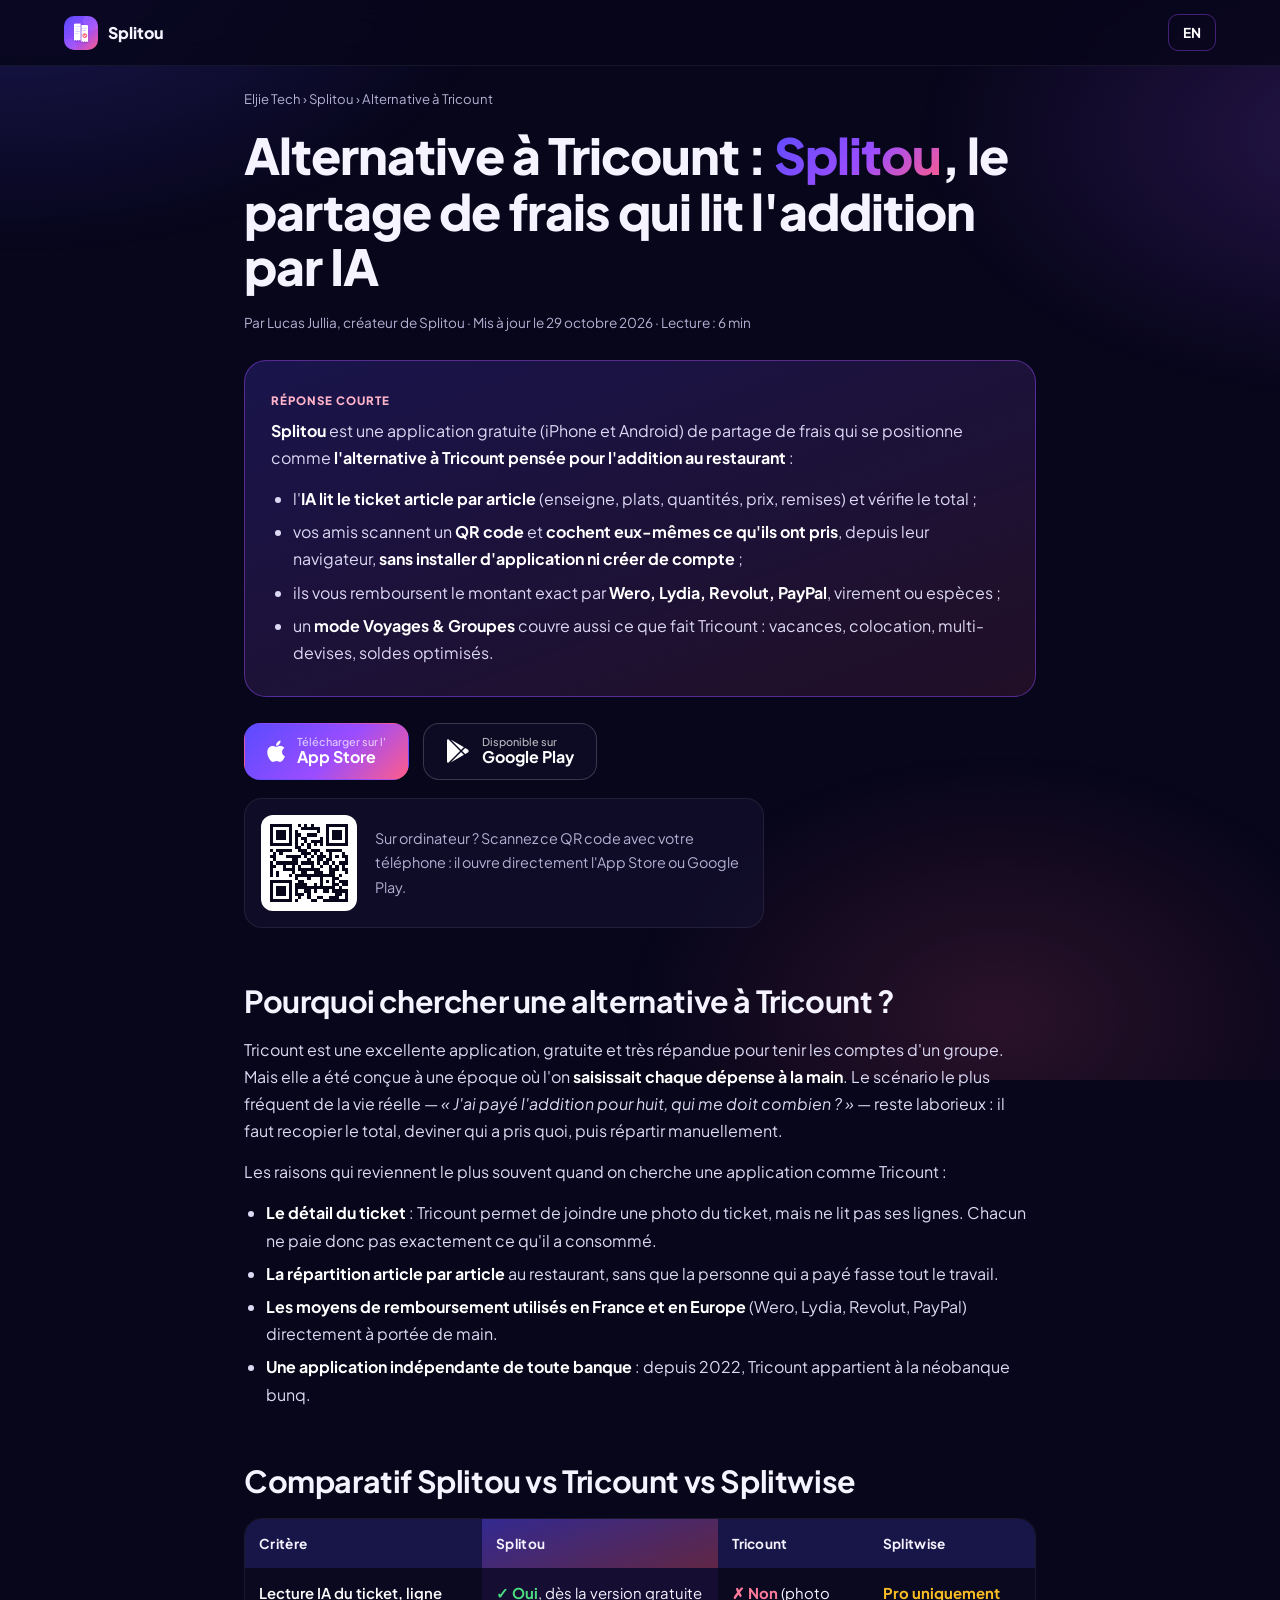
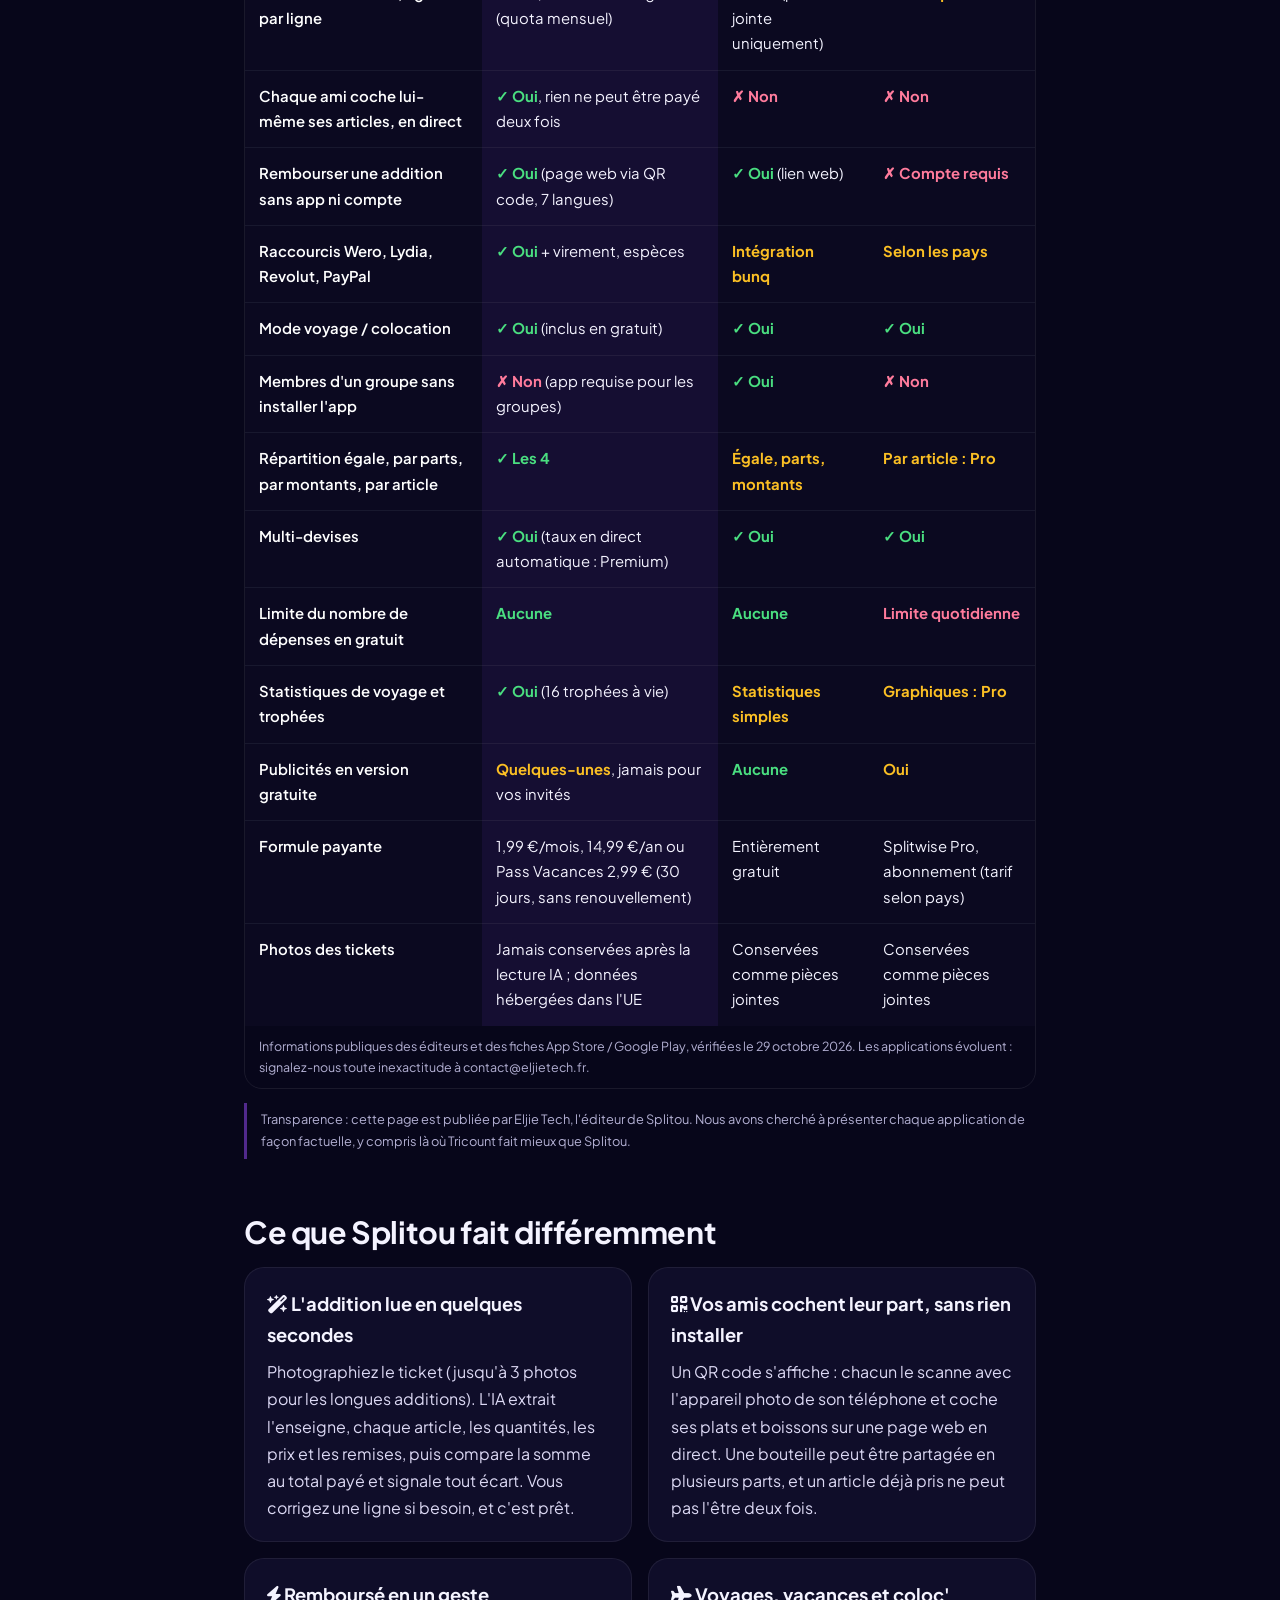
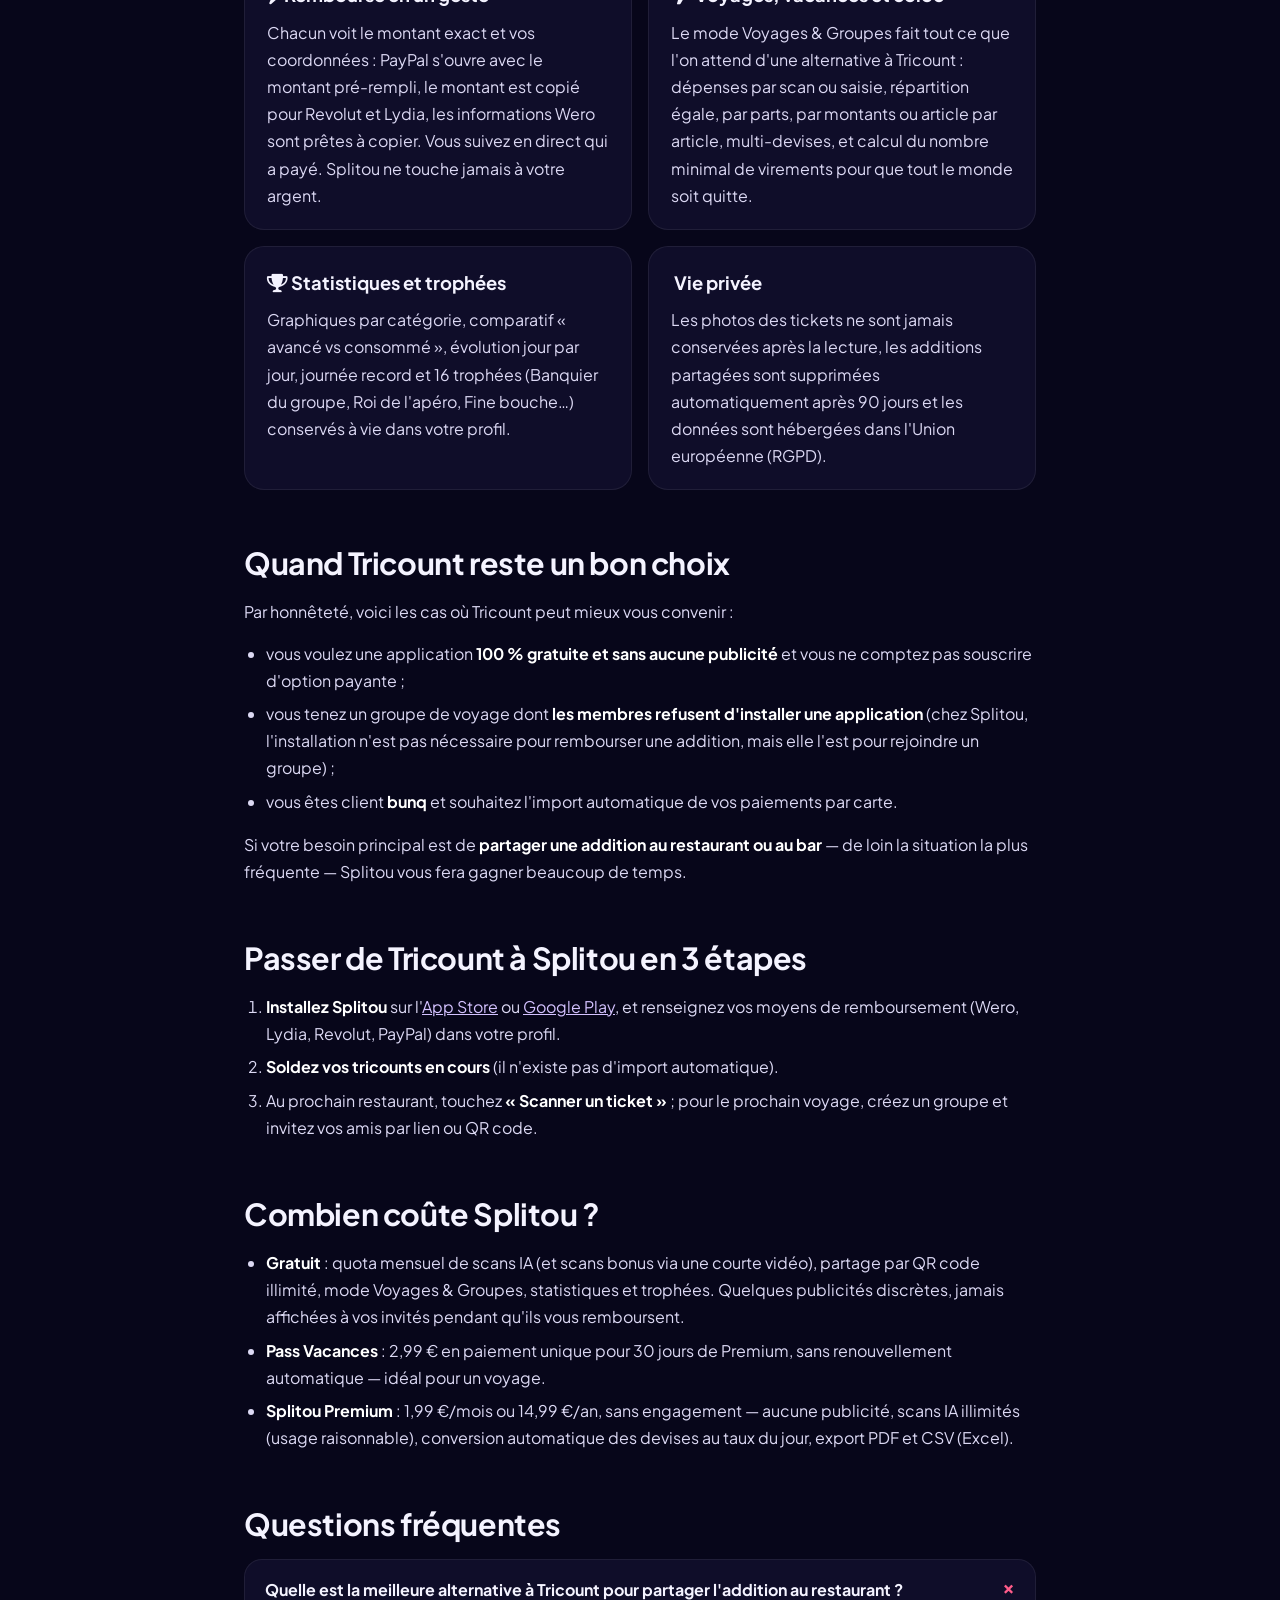
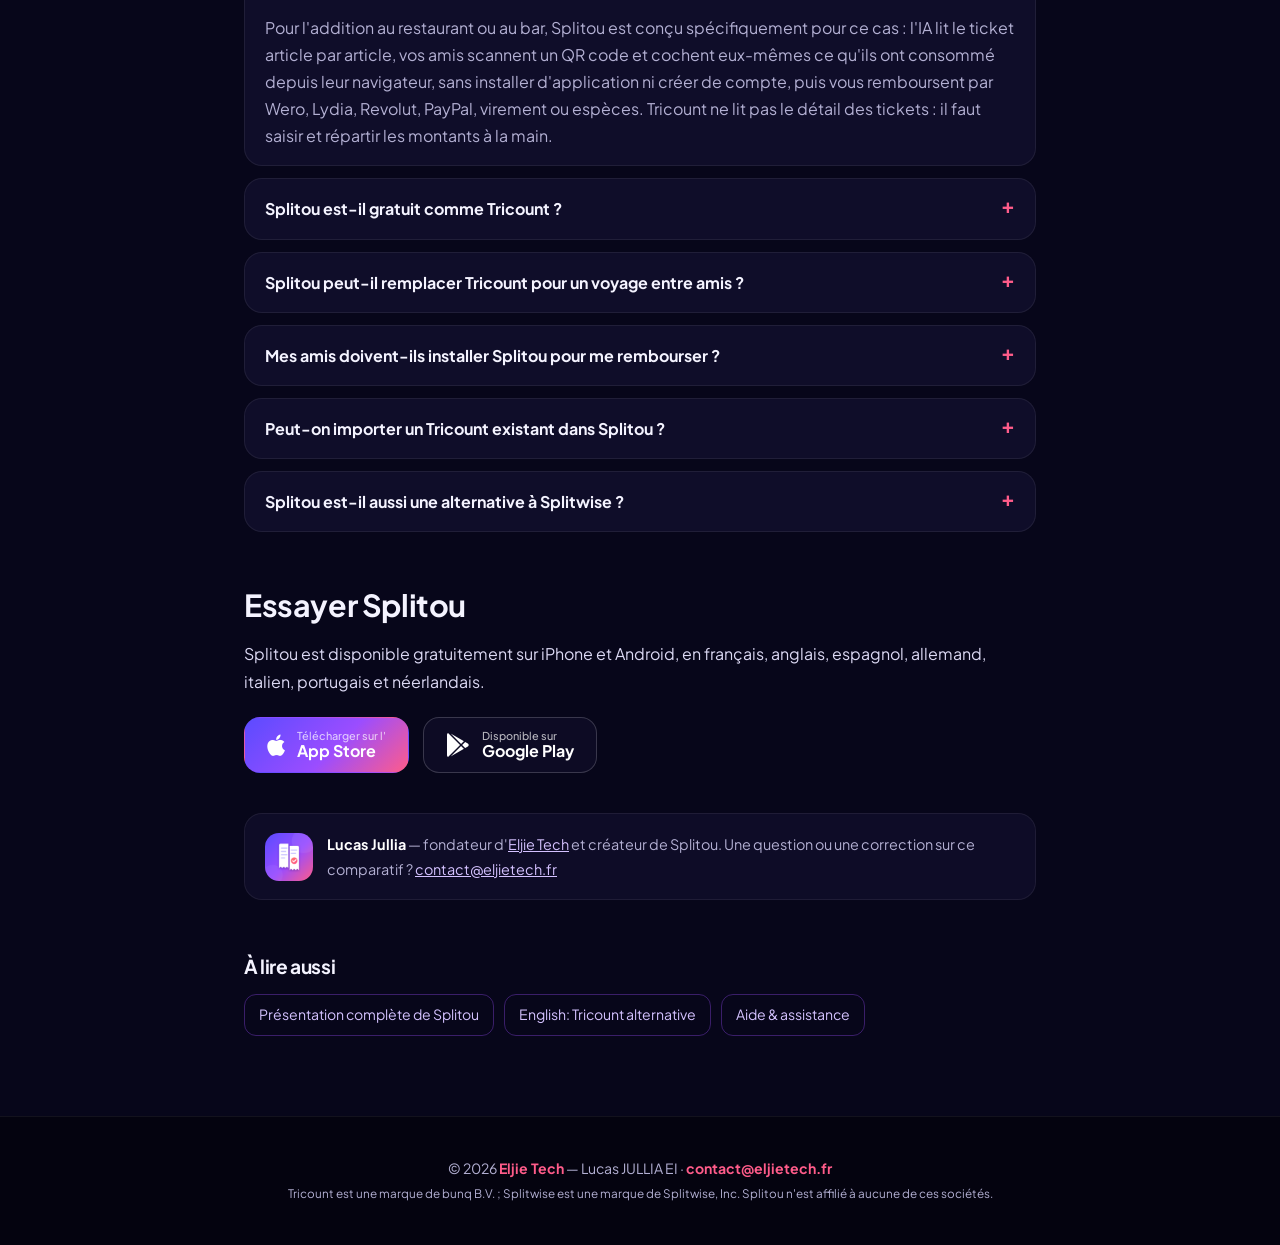
<file: splitou/alternative-tricount/index.html>
<!DOCTYPE html>
<html lang="fr">

<head>
    <meta charset="UTF-8">
    <meta name="viewport" content="width=device-width, initial-scale=1.0">
    <title>Alternative à Tricount : Splitou, le partage de frais avec scan IA (comparatif 2026)</title>
    <meta name="description" content="Vous cherchez une alternative à Tricount ? Splitou lit l'addition par IA article par article, vos amis cochent leur part sans installer d'app et vous remboursent par Wero, Lydia, Revolut ou PayPal. Comparatif Splitou vs Tricount vs Splitwise.">
    <meta name="robots" content="index, follow, max-image-preview:large, max-snippet:-1">
    <meta name="author" content="Lucas Jullia – Eljie Tech">
    <link rel="canonical" href="https://eljietech.fr/splitou/alternative-tricount/">
    <link rel="alternate" hreflang="fr" href="https://eljietech.fr/splitou/alternative-tricount/">
    <link rel="alternate" hreflang="en" href="https://eljietech.fr/splitou/tricount-alternative/">
    <link rel="alternate" hreflang="x-default" href="https://eljietech.fr/splitou/tricount-alternative/">
    <meta name="apple-itunes-app" content="app-id=6820986023">

    <meta property="og:type" content="article">
    <meta property="og:locale" content="fr_FR">
    <meta property="og:locale:alternate" content="en_US">
    <meta property="og:site_name" content="Splitou · Eljie Tech">
    <meta property="og:title" content="Alternative à Tricount : Splitou, le partage de frais avec scan IA">
    <meta property="og:description" content="L'IA lit l'addition article par article, chacun coche sa part sans installer d'app. Comparatif honnête Splitou vs Tricount vs Splitwise.">
    <meta property="og:url" content="https://eljietech.fr/splitou/alternative-tricount/">
    <meta property="og:image" content="https://eljietech.fr/splitou/splitou-og-fr.png">
    <meta property="og:image:width" content="1200">
    <meta property="og:image:height" content="630">
    <meta property="article:published_time" content="2026-10-29T09:00:00+01:00">
    <meta property="article:modified_time" content="2026-10-29T09:00:00+01:00">
    <meta name="twitter:card" content="summary_large_image">
    <meta name="twitter:title" content="Alternative à Tricount : Splitou, le partage de frais avec scan IA">
    <meta name="twitter:description" content="L'IA lit l'addition article par article, chacun coche sa part sans installer d'app. Comparatif Splitou vs Tricount vs Splitwise.">
    <meta name="twitter:image" content="https://eljietech.fr/splitou/splitou-og-fr.png">

    <link rel="icon" type="image/png" href="../splitou-icon.png">
    <link rel="preconnect" href="https://fonts.googleapis.com">
    <link rel="preconnect" href="https://fonts.gstatic.com" crossorigin>
    <link href="https://fonts.googleapis.com/css2?family=Plus+Jakarta+Sans:wght@400;600;700;800&display=swap" rel="stylesheet">
    <link href="https://cdnjs.cloudflare.com/ajax/libs/font-awesome/6.0.0/css/all.min.css" rel="stylesheet">
    <link rel="stylesheet" href="../guide.css">

    <script type="application/ld+json">
    {
        "@context": "https://schema.org",
        "@graph": [
            {
                "@type": "Organization",
                "@id": "https://eljietech.fr/#organization",
                "name": "Eljie Tech",
                "url": "https://eljietech.fr/",
                "logo": "https://eljietech.fr/Logo%20Eljie%20Tech.png",
                "email": "contact@eljietech.fr",
                "founder": { "@id": "https://eljietech.fr/#founder" }
            },
            {
                "@type": "Person",
                "@id": "https://eljietech.fr/#founder",
                "name": "Lucas Jullia",
                "jobTitle": "Fondateur et développeur de Splitou",
                "worksFor": { "@id": "https://eljietech.fr/#organization" }
            },
            {
                "@type": "MobileApplication",
                "@id": "https://eljietech.fr/splitou/#app",
                "name": "Splitou",
                "operatingSystem": "iOS, Android",
                "applicationCategory": "FinanceApplication",
                "url": "https://eljietech.fr/splitou/",
                "downloadUrl": ["https://apps.apple.com/fr/app/splitou-ia-partage-de-frais/id6820986023", "https://play.google.com/store/apps/details?id=app.splitou"],
                "isAccessibleForFree": true,
                "offers": { "@type": "Offer", "price": "0", "priceCurrency": "EUR" },
                "publisher": { "@id": "https://eljietech.fr/#organization" }
            },
            {
                "@type": "Article",
                "@id": "https://eljietech.fr/splitou/alternative-tricount/#article",
                "headline": "Alternative à Tricount : Splitou, le partage de frais avec scan IA de l'addition",
                "description": "Comparatif Splitou vs Tricount vs Splitwise : lecture de l'addition par IA, partage sans installation, remboursement Wero, Lydia, Revolut et PayPal, mode voyages et groupes.",
                "inLanguage": "fr",
                "datePublished": "2026-10-29",
                "dateModified": "2026-10-29",
                "author": { "@id": "https://eljietech.fr/#founder" },
                "publisher": { "@id": "https://eljietech.fr/#organization" },
                "image": "https://eljietech.fr/splitou/splitou-og-fr.png",
                "mainEntityOfPage": "https://eljietech.fr/splitou/alternative-tricount/",
                "about": [
                    { "@id": "https://eljietech.fr/splitou/#app" },
                    { "@type": "SoftwareApplication", "name": "Tricount", "applicationCategory": "FinanceApplication" },
                    { "@type": "SoftwareApplication", "name": "Splitwise", "applicationCategory": "FinanceApplication" }
                ]
            },
            {
                "@type": "BreadcrumbList",
                "itemListElement": [
                    { "@type": "ListItem", "position": 1, "name": "Eljie Tech", "item": "https://eljietech.fr/" },
                    { "@type": "ListItem", "position": 2, "name": "Splitou", "item": "https://eljietech.fr/splitou/" },
                    { "@type": "ListItem", "position": 3, "name": "Alternative à Tricount", "item": "https://eljietech.fr/splitou/alternative-tricount/" }
                ]
            },
            {
                "@type": "FAQPage",
                "mainEntity": [
                    {
                        "@type": "Question",
                        "name": "Quelle est la meilleure alternative à Tricount pour partager l'addition au restaurant ?",
                        "acceptedAnswer": { "@type": "Answer", "text": "Pour l'addition au restaurant ou au bar, Splitou est conçu spécifiquement pour ce cas : l'IA lit le ticket article par article, vos amis scannent un QR code et cochent eux-mêmes ce qu'ils ont consommé depuis leur navigateur, sans installer d'application ni créer de compte, puis vous remboursent par Wero, Lydia, Revolut, PayPal, virement ou espèces. Tricount ne lit pas le détail des tickets : il faut saisir et répartir les montants à la main." }
                    },
                    {
                        "@type": "Question",
                        "name": "Splitou est-il gratuit comme Tricount ?",
                        "acceptedAnswer": { "@type": "Answer", "text": "Oui, Splitou est gratuit : la version gratuite inclut un quota mensuel de scans IA (plus des scans bonus via une courte vidéo), le partage par QR code illimité et le mode Voyages & Groupes complet, avec quelques publicités discrètes jamais affichées à vos invités. Tricount est lui aussi gratuit et sans publicité. Splitou Premium (1,99 €/mois ou 14,99 €/an) ou le Pass Vacances (2,99 € pour 30 jours, sans renouvellement) suppriment les publicités et ajoutent les scans illimités (usage raisonnable), la conversion automatique des devises et l'export PDF/CSV." }
                    },
                    {
                        "@type": "Question",
                        "name": "Splitou peut-il remplacer Tricount pour un voyage entre amis ?",
                        "acceptedAnswer": { "@type": "Answer", "text": "Oui. Le mode Voyages & Groupes de Splitou centralise les dépenses d'un séjour ou d'une colocation : invitation par lien ou QR code, dépenses ajoutées par scan IA ou à la main, répartition égale, par parts, par montants ou article par article, multi-devises, calcul du nombre minimal de virements, statistiques et trophées. Contrairement à l'addition au restaurant, les membres d'un groupe utilisent l'application Splitou." }
                    },
                    {
                        "@type": "Question",
                        "name": "Mes amis doivent-ils installer Splitou pour me rembourser ?",
                        "acceptedAnswer": { "@type": "Answer", "text": "Non pour une addition : ils scannent le QR code avec l'appareil photo de leur téléphone, une page web s'ouvre dans leur navigateur (7 langues), ils cochent leurs articles et voient le montant exact à rembourser. Aucune application ni compte n'est nécessaire." }
                    },
                    {
                        "@type": "Question",
                        "name": "Peut-on importer un Tricount existant dans Splitou ?",
                        "acceptedAnswer": { "@type": "Answer", "text": "Il n'y a pas d'import automatique. Le plus simple est de solder vos tricounts en cours, puis de créer vos prochains groupes et vos prochaines additions dans Splitou." }
                    },
                    {
                        "@type": "Question",
                        "name": "Splitou est-il une alternative à Splitwise ?",
                        "acceptedAnswer": { "@type": "Answer", "text": "Oui. Dans la version gratuite de Splitwise, le nombre de dépenses par jour est limité et la lecture des tickets avec répartition par article est réservée à Splitwise Pro. Splitou n'impose aucune limite de nombre de dépenses et inclut la lecture IA des tickets dès la version gratuite, dans la limite d'un quota mensuel de scans." }
                    }
                ]
            }
        ]
    }
    </script>
</head>

<body>
    <header class="top">
        <a class="brand" href="/splitou/"><img src="../splitou-icon.png" alt="Splitou" width="34" height="34">Splitou</a>
        <a class="lang" href="/splitou/tricount-alternative/" hreflang="en" lang="en">EN</a>
    </header>

    <main>
        <nav class="crumbs" aria-label="Fil d'Ariane">
            <a href="/">Eljie Tech</a> › <a href="/splitou/">Splitou</a> › <span>Alternative à Tricount</span>
        </nav>

        <article>
            <h1>Alternative à Tricount : <span class="grad">Splitou</span>, le partage de frais qui lit l'addition par IA</h1>
            <p class="meta-line">Par Lucas Jullia, créateur de Splitou · Mis à jour le <time datetime="2026-10-29">29 octobre 2026</time> · Lecture : 6 min</p>

            <div class="tldr">
                <span class="label">Réponse courte</span>
                <p><strong>Splitou</strong> est une application gratuite (iPhone et Android) de partage de frais qui se positionne comme <strong>l'alternative à Tricount pensée pour l'addition au restaurant</strong> :</p>
                <ul>
                    <li>l'<strong>IA lit le ticket article par article</strong> (enseigne, plats, quantités, prix, remises) et vérifie le total ;</li>
                    <li>vos amis scannent un <strong>QR code</strong> et <strong>cochent eux-mêmes ce qu'ils ont pris</strong>, depuis leur navigateur, <strong>sans installer d'application ni créer de compte</strong> ;</li>
                    <li>ils vous remboursent le montant exact par <strong>Wero, Lydia, Revolut, PayPal</strong>, virement ou espèces ;</li>
                    <li>un <strong>mode Voyages &amp; Groupes</strong> couvre aussi ce que fait Tricount : vacances, colocation, multi-devises, soldes optimisés.</li>
                </ul>
            </div>

            <div class="cta">
                <a class="btn-store primary" href="https://apps.apple.com/fr/app/splitou-ia-partage-de-frais/id6820986023" rel="noopener"><i class="fab fa-apple"></i><span><small>Télécharger sur l'</small>App Store</span></a>
                <a class="btn-store" href="https://play.google.com/store/apps/details?id=app.splitou&amp;hl=fr" rel="noopener"><i class="fab fa-google-play"></i><span><small>Disponible sur</small>Google Play</span></a>
            </div>
            <div class="qr-inline">
                <img src="../qr-splitou.svg" alt="QR code de téléchargement de Splitou" width="96" height="96" loading="lazy">
                <p>Sur ordinateur ? Scannez ce QR code avec votre téléphone : il ouvre directement l'App Store ou Google Play.</p>
            </div>

            <h2>Pourquoi chercher une alternative à Tricount ?</h2>
            <p>Tricount est une excellente application, gratuite et très répandue pour tenir les comptes d'un groupe. Mais elle a été conçue à une époque où l'on <strong>saisissait chaque dépense à la main</strong>. Le scénario le plus fréquent de la vie réelle — <em>« J'ai payé l'addition pour huit, qui me doit combien ? »</em> — reste laborieux : il faut recopier le total, deviner qui a pris quoi, puis répartir manuellement.</p>
            <p>Les raisons qui reviennent le plus souvent quand on cherche une application comme Tricount :</p>
            <ul>
                <li><strong>Le détail du ticket</strong> : Tricount permet de joindre une photo du ticket, mais ne lit pas ses lignes. Chacun ne paie donc pas exactement ce qu'il a consommé.</li>
                <li><strong>La répartition article par article</strong> au restaurant, sans que la personne qui a payé fasse tout le travail.</li>
                <li><strong>Les moyens de remboursement utilisés en France et en Europe</strong> (Wero, Lydia, Revolut, PayPal) directement à portée de main.</li>
                <li><strong>Une application indépendante de toute banque</strong> : depuis 2022, Tricount appartient à la néobanque bunq.</li>
            </ul>

            <h2>Comparatif Splitou vs Tricount vs Splitwise</h2>
            <div class="table-wrap">
                <table class="compare">
                    <caption>Informations publiques des éditeurs et des fiches App Store / Google Play, vérifiées le 29 octobre 2026. Les applications évoluent : signalez-nous toute inexactitude à contact@eljietech.fr.</caption>
                    <thead>
                        <tr><th scope="col">Critère</th><th scope="col" class="us">Splitou</th><th scope="col">Tricount</th><th scope="col">Splitwise</th></tr>
                    </thead>
                    <tbody>
                        <tr><th scope="row">Lecture IA du ticket, ligne par ligne</th><td class="us"><span class="y">✓ Oui</span>, dès la version gratuite (quota mensuel)</td><td><span class="n">✗ Non</span> (photo jointe uniquement)</td><td><span class="m">Pro uniquement</span></td></tr>
                        <tr><th scope="row">Chaque ami coche lui-même ses articles, en direct</th><td class="us"><span class="y">✓ Oui</span>, rien ne peut être payé deux fois</td><td><span class="n">✗ Non</span></td><td><span class="n">✗ Non</span></td></tr>
                        <tr><th scope="row">Rembourser une addition sans app ni compte</th><td class="us"><span class="y">✓ Oui</span> (page web via QR code, 7 langues)</td><td><span class="y">✓ Oui</span> (lien web)</td><td><span class="n">✗ Compte requis</span></td></tr>
                        <tr><th scope="row">Raccourcis Wero, Lydia, Revolut, PayPal</th><td class="us"><span class="y">✓ Oui</span> + virement, espèces</td><td><span class="m">Intégration bunq</span></td><td><span class="m">Selon les pays</span></td></tr>
                        <tr><th scope="row">Mode voyage / colocation</th><td class="us"><span class="y">✓ Oui</span> (inclus en gratuit)</td><td><span class="y">✓ Oui</span></td><td><span class="y">✓ Oui</span></td></tr>
                        <tr><th scope="row">Membres d'un groupe sans installer l'app</th><td class="us"><span class="n">✗ Non</span> (app requise pour les groupes)</td><td><span class="y">✓ Oui</span></td><td><span class="n">✗ Non</span></td></tr>
                        <tr><th scope="row">Répartition égale, par parts, par montants, par article</th><td class="us"><span class="y">✓ Les 4</span></td><td><span class="m">Égale, parts, montants</span></td><td><span class="m">Par article : Pro</span></td></tr>
                        <tr><th scope="row">Multi-devises</th><td class="us"><span class="y">✓ Oui</span> (taux en direct automatique : Premium)</td><td><span class="y">✓ Oui</span></td><td><span class="y">✓ Oui</span></td></tr>
                        <tr><th scope="row">Limite du nombre de dépenses en gratuit</th><td class="us"><span class="y">Aucune</span></td><td><span class="y">Aucune</span></td><td><span class="n">Limite quotidienne</span></td></tr>
                        <tr><th scope="row">Statistiques de voyage et trophées</th><td class="us"><span class="y">✓ Oui</span> (16 trophées à vie)</td><td><span class="m">Statistiques simples</span></td><td><span class="m">Graphiques : Pro</span></td></tr>
                        <tr><th scope="row">Publicités en version gratuite</th><td class="us"><span class="m">Quelques-unes</span>, jamais pour vos invités</td><td><span class="y">Aucune</span></td><td><span class="m">Oui</span></td></tr>
                        <tr><th scope="row">Formule payante</th><td class="us">1,99 €/mois, 14,99 €/an ou Pass Vacances 2,99 € (30 jours, sans renouvellement)</td><td>Entièrement gratuit</td><td>Splitwise Pro, abonnement (tarif selon pays)</td></tr>
                        <tr><th scope="row">Photos des tickets</th><td class="us">Jamais conservées après la lecture IA ; données hébergées dans l'UE</td><td>Conservées comme pièces jointes</td><td>Conservées comme pièces jointes</td></tr>
                    </tbody>
                </table>
            </div>
            <p class="disclaimer">Transparence : cette page est publiée par Eljie Tech, l'éditeur de Splitou. Nous avons cherché à présenter chaque application de façon factuelle, y compris là où Tricount fait mieux que Splitou.</p>

            <h2>Ce que Splitou fait différemment</h2>
            <div class="grid2">
                <div class="card">
                    <h3><i class="fas fa-wand-magic-sparkles"></i> L'addition lue en quelques secondes</h3>
                    <p>Photographiez le ticket (jusqu'à 3 photos pour les longues additions). L'IA extrait l'enseigne, chaque article, les quantités, les prix et les remises, puis compare la somme au total payé et signale tout écart. Vous corrigez une ligne si besoin, et c'est prêt.</p>
                </div>
                <div class="card">
                    <h3><i class="fas fa-qrcode"></i> Vos amis cochent leur part, sans rien installer</h3>
                    <p>Un QR code s'affiche : chacun le scanne avec l'appareil photo de son téléphone et coche ses plats et boissons sur une page web en direct. Une bouteille peut être partagée en plusieurs parts, et un article déjà pris ne peut pas l'être deux fois.</p>
                </div>
                <div class="card">
                    <h3><i class="fas fa-bolt"></i> Remboursé en un geste</h3>
                    <p>Chacun voit le montant exact et vos coordonnées : PayPal s'ouvre avec le montant pré-rempli, le montant est copié pour Revolut et Lydia, les informations Wero sont prêtes à copier. Vous suivez en direct qui a payé. Splitou ne touche jamais à votre argent.</p>
                </div>
                <div class="card">
                    <h3><i class="fas fa-plane"></i> Voyages, vacances et coloc'</h3>
                    <p>Le mode Voyages &amp; Groupes fait tout ce que l'on attend d'une alternative à Tricount : dépenses par scan ou saisie, répartition égale, par parts, par montants ou article par article, multi-devises, et calcul du nombre minimal de virements pour que tout le monde soit quitte.</p>
                </div>
                <div class="card">
                    <h3><i class="fas fa-trophy"></i> Statistiques et trophées</h3>
                    <p>Graphiques par catégorie, comparatif « avancé vs consommé », évolution jour par jour, journée record et 16 trophées (Banquier du groupe, Roi de l'apéro, Fine bouche…) conservés à vie dans votre profil.</p>
                </div>
                <div class="card">
                    <h3><i class="fas fa-shield-halved"></i> Vie privée</h3>
                    <p>Les photos des tickets ne sont jamais conservées après la lecture, les additions partagées sont supprimées automatiquement après 90 jours et les données sont hébergées dans l'Union européenne (RGPD).</p>
                </div>
            </div>

            <h2>Quand Tricount reste un bon choix</h2>
            <p>Par honnêteté, voici les cas où Tricount peut mieux vous convenir :</p>
            <ul>
                <li>vous voulez une application <strong>100 % gratuite et sans aucune publicité</strong> et vous ne comptez pas souscrire d'option payante ;</li>
                <li>vous tenez un groupe de voyage dont <strong>les membres refusent d'installer une application</strong> (chez Splitou, l'installation n'est pas nécessaire pour rembourser une addition, mais elle l'est pour rejoindre un groupe) ;</li>
                <li>vous êtes client <strong>bunq</strong> et souhaitez l'import automatique de vos paiements par carte.</li>
            </ul>
            <p>Si votre besoin principal est de <strong>partager une addition au restaurant ou au bar</strong> — de loin la situation la plus fréquente — Splitou vous fera gagner beaucoup de temps.</p>

            <h2>Passer de Tricount à Splitou en 3 étapes</h2>
            <ol>
                <li><strong>Installez Splitou</strong> sur l'<a href="https://apps.apple.com/fr/app/splitou-ia-partage-de-frais/id6820986023" rel="noopener">App Store</a> ou <a href="https://play.google.com/store/apps/details?id=app.splitou&amp;hl=fr" rel="noopener">Google Play</a>, et renseignez vos moyens de remboursement (Wero, Lydia, Revolut, PayPal) dans votre profil.</li>
                <li><strong>Soldez vos tricounts en cours</strong> (il n'existe pas d'import automatique).</li>
                <li>Au prochain restaurant, touchez <strong>« Scanner un ticket »</strong> ; pour le prochain voyage, créez un groupe et invitez vos amis par lien ou QR code.</li>
            </ol>

            <h2>Combien coûte Splitou ?</h2>
            <ul>
                <li><strong>Gratuit</strong> : quota mensuel de scans IA (et scans bonus via une courte vidéo), partage par QR code illimité, mode Voyages &amp; Groupes, statistiques et trophées. Quelques publicités discrètes, jamais affichées à vos invités pendant qu'ils vous remboursent.</li>
                <li><strong>Pass Vacances</strong> : 2,99 € en paiement unique pour 30 jours de Premium, sans renouvellement automatique — idéal pour un voyage.</li>
                <li><strong>Splitou Premium</strong> : 1,99 €/mois ou 14,99 €/an, sans engagement — aucune publicité, scans IA illimités (usage raisonnable), conversion automatique des devises au taux du jour, export PDF et CSV (Excel).</li>
            </ul>

            <h2>Questions fréquentes</h2>
            <div class="faq">
                <details open>
                    <summary>Quelle est la meilleure alternative à Tricount pour partager l'addition au restaurant ?</summary>
                    <p>Pour l'addition au restaurant ou au bar, Splitou est conçu spécifiquement pour ce cas : l'IA lit le ticket article par article, vos amis scannent un QR code et cochent eux-mêmes ce qu'ils ont consommé depuis leur navigateur, sans installer d'application ni créer de compte, puis vous remboursent par Wero, Lydia, Revolut, PayPal, virement ou espèces. Tricount ne lit pas le détail des tickets : il faut saisir et répartir les montants à la main.</p>
                </details>
                <details>
                    <summary>Splitou est-il gratuit comme Tricount ?</summary>
                    <p>Oui, Splitou est gratuit : quota mensuel de scans IA (plus des scans bonus via une courte vidéo), partage par QR code illimité et mode Voyages &amp; Groupes complet, avec quelques publicités discrètes jamais affichées à vos invités. Tricount est lui aussi gratuit et sans publicité. Splitou Premium (1,99 €/mois ou 14,99 €/an) ou le Pass Vacances (2,99 € pour 30 jours, sans renouvellement) suppriment les publicités et ajoutent les scans illimités (usage raisonnable), la conversion automatique des devises et l'export PDF/CSV.</p>
                </details>
                <details>
                    <summary>Splitou peut-il remplacer Tricount pour un voyage entre amis ?</summary>
                    <p>Oui. Le mode Voyages &amp; Groupes centralise les dépenses d'un séjour ou d'une colocation : invitation par lien ou QR code, dépenses ajoutées par scan IA ou à la main, répartition égale, par parts, par montants ou article par article, multi-devises, calcul du nombre minimal de virements, statistiques et trophées. Les membres d'un groupe utilisent l'application Splitou.</p>
                </details>
                <details>
                    <summary>Mes amis doivent-ils installer Splitou pour me rembourser ?</summary>
                    <p>Non pour une addition : ils scannent le QR code avec l'appareil photo de leur téléphone, une page web s'ouvre dans leur navigateur (7 langues), ils cochent leurs articles et voient le montant exact à rembourser. Aucune application ni compte n'est nécessaire.</p>
                </details>
                <details>
                    <summary>Peut-on importer un Tricount existant dans Splitou ?</summary>
                    <p>Il n'y a pas d'import automatique. Le plus simple est de solder vos tricounts en cours, puis de créer vos prochains groupes et vos prochaines additions dans Splitou.</p>
                </details>
                <details>
                    <summary>Splitou est-il aussi une alternative à Splitwise ?</summary>
                    <p>Oui. Dans la version gratuite de Splitwise, le nombre de dépenses par jour est limité et la lecture des tickets avec répartition par article est réservée à Splitwise Pro. Splitou n'impose aucune limite de nombre de dépenses et inclut la lecture IA des tickets dès la version gratuite, dans la limite d'un quota mensuel de scans.</p>
                </details>
            </div>

            <h2>Essayer Splitou</h2>
            <p>Splitou est disponible gratuitement sur iPhone et Android, en français, anglais, espagnol, allemand, italien, portugais et néerlandais.</p>
            <div class="cta">
                <a class="btn-store primary" href="https://apps.apple.com/fr/app/splitou-ia-partage-de-frais/id6820986023" rel="noopener"><i class="fab fa-apple"></i><span><small>Télécharger sur l'</small>App Store</span></a>
                <a class="btn-store" href="https://play.google.com/store/apps/details?id=app.splitou&amp;hl=fr" rel="noopener"><i class="fab fa-google-play"></i><span><small>Disponible sur</small>Google Play</span></a>
            </div>

            <div class="author">
                <img src="../splitou-icon.png" alt="" width="48" height="48" loading="lazy">
                <div><strong>Lucas Jullia</strong> — fondateur d'<a href="/">Eljie Tech</a> et créateur de Splitou. Une question ou une correction sur ce comparatif ? <a href="mailto:contact@eljietech.fr?subject=Comparatif%20Splitou%20Tricount">contact@eljietech.fr</a></div>
            </div>

            <h2 style="font-size:1.2rem">À lire aussi</h2>
            <div class="related">
                <a href="/splitou/">Présentation complète de Splitou</a>
                <a href="/splitou/tricount-alternative/" hreflang="en" lang="en">English: Tricount alternative</a>
                <a href="https://splitou-app.web.app/support" rel="noopener">Aide &amp; assistance</a>
            </div>
        </article>
    </main>

    <footer>
        © 2026 <a href="/">Eljie Tech</a> — Lucas JULLIA EI · <a href="mailto:contact@eljietech.fr">contact@eljietech.fr</a><br>
        <small>Tricount est une marque de bunq B.V. ; Splitwise est une marque de Splitwise, Inc. Splitou n'est affilié à aucune de ces sociétés.</small>
    </footer>
</body>

</html>
</file>
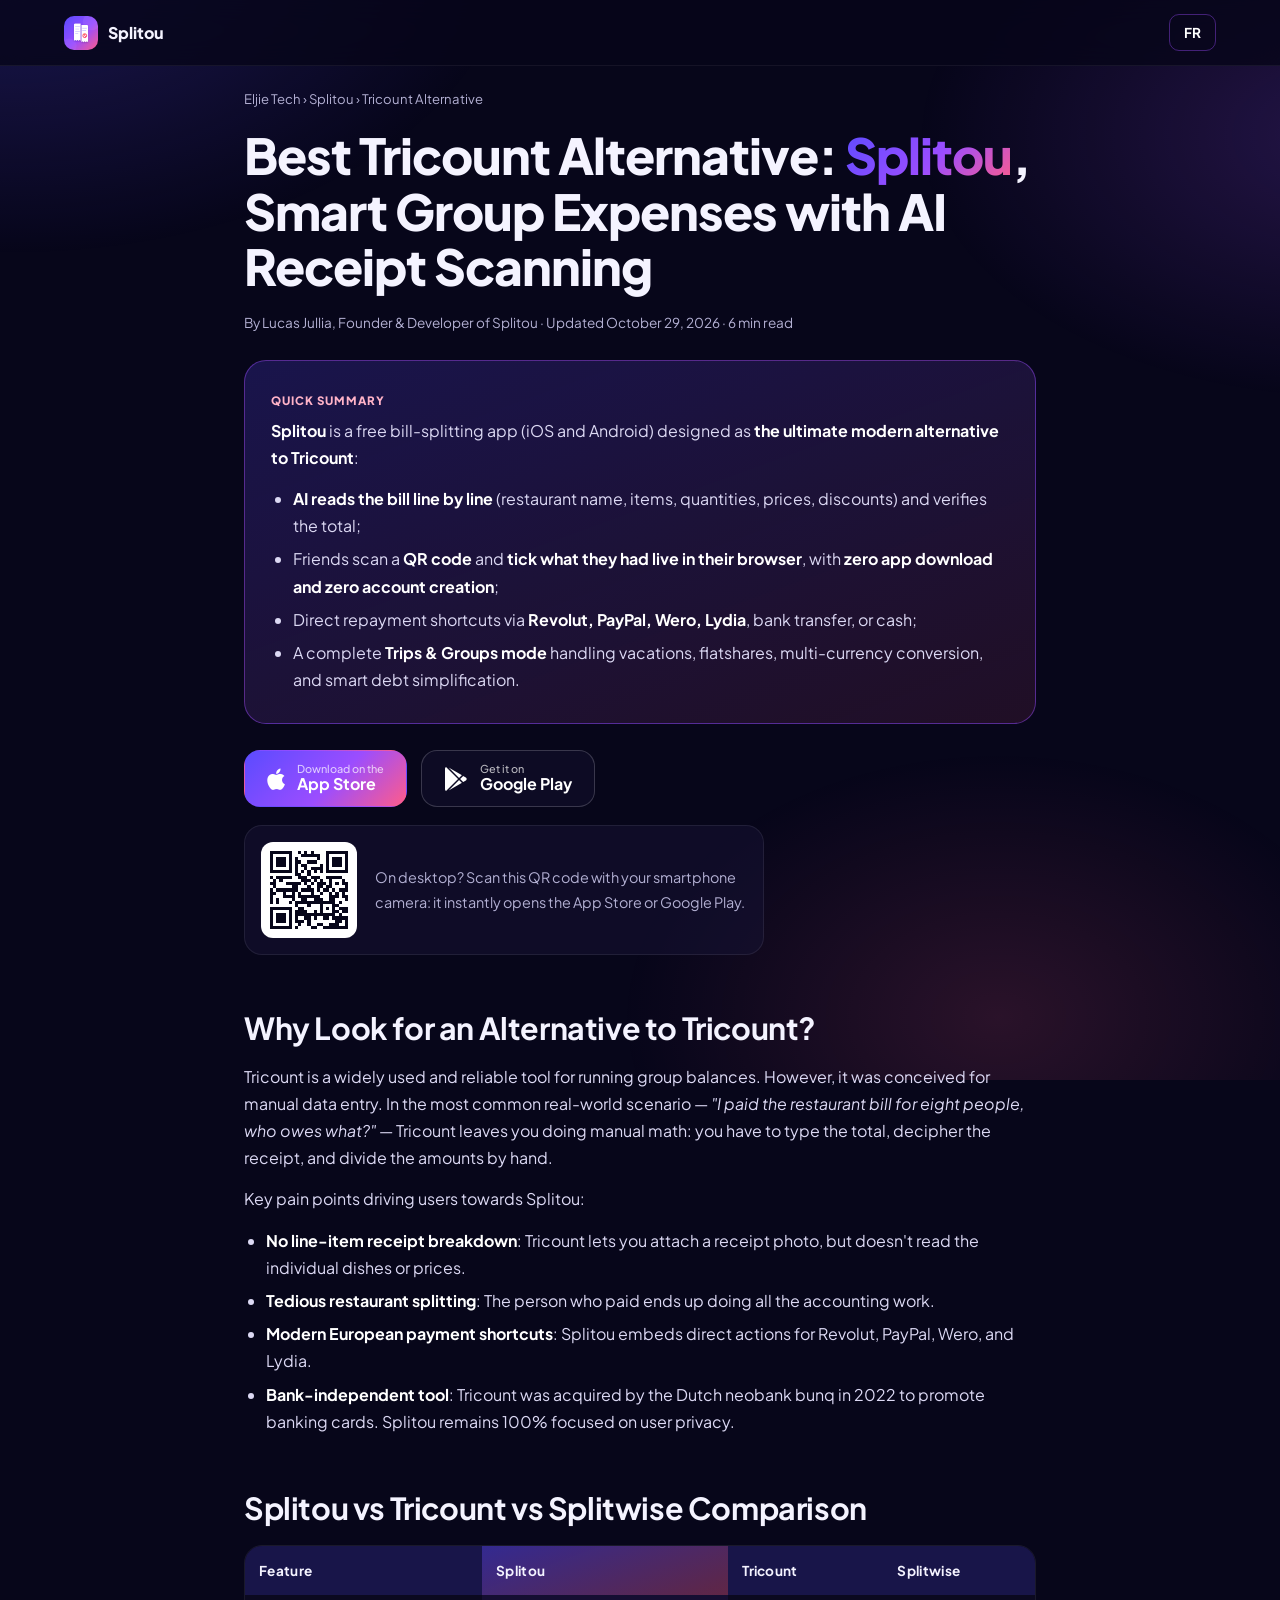
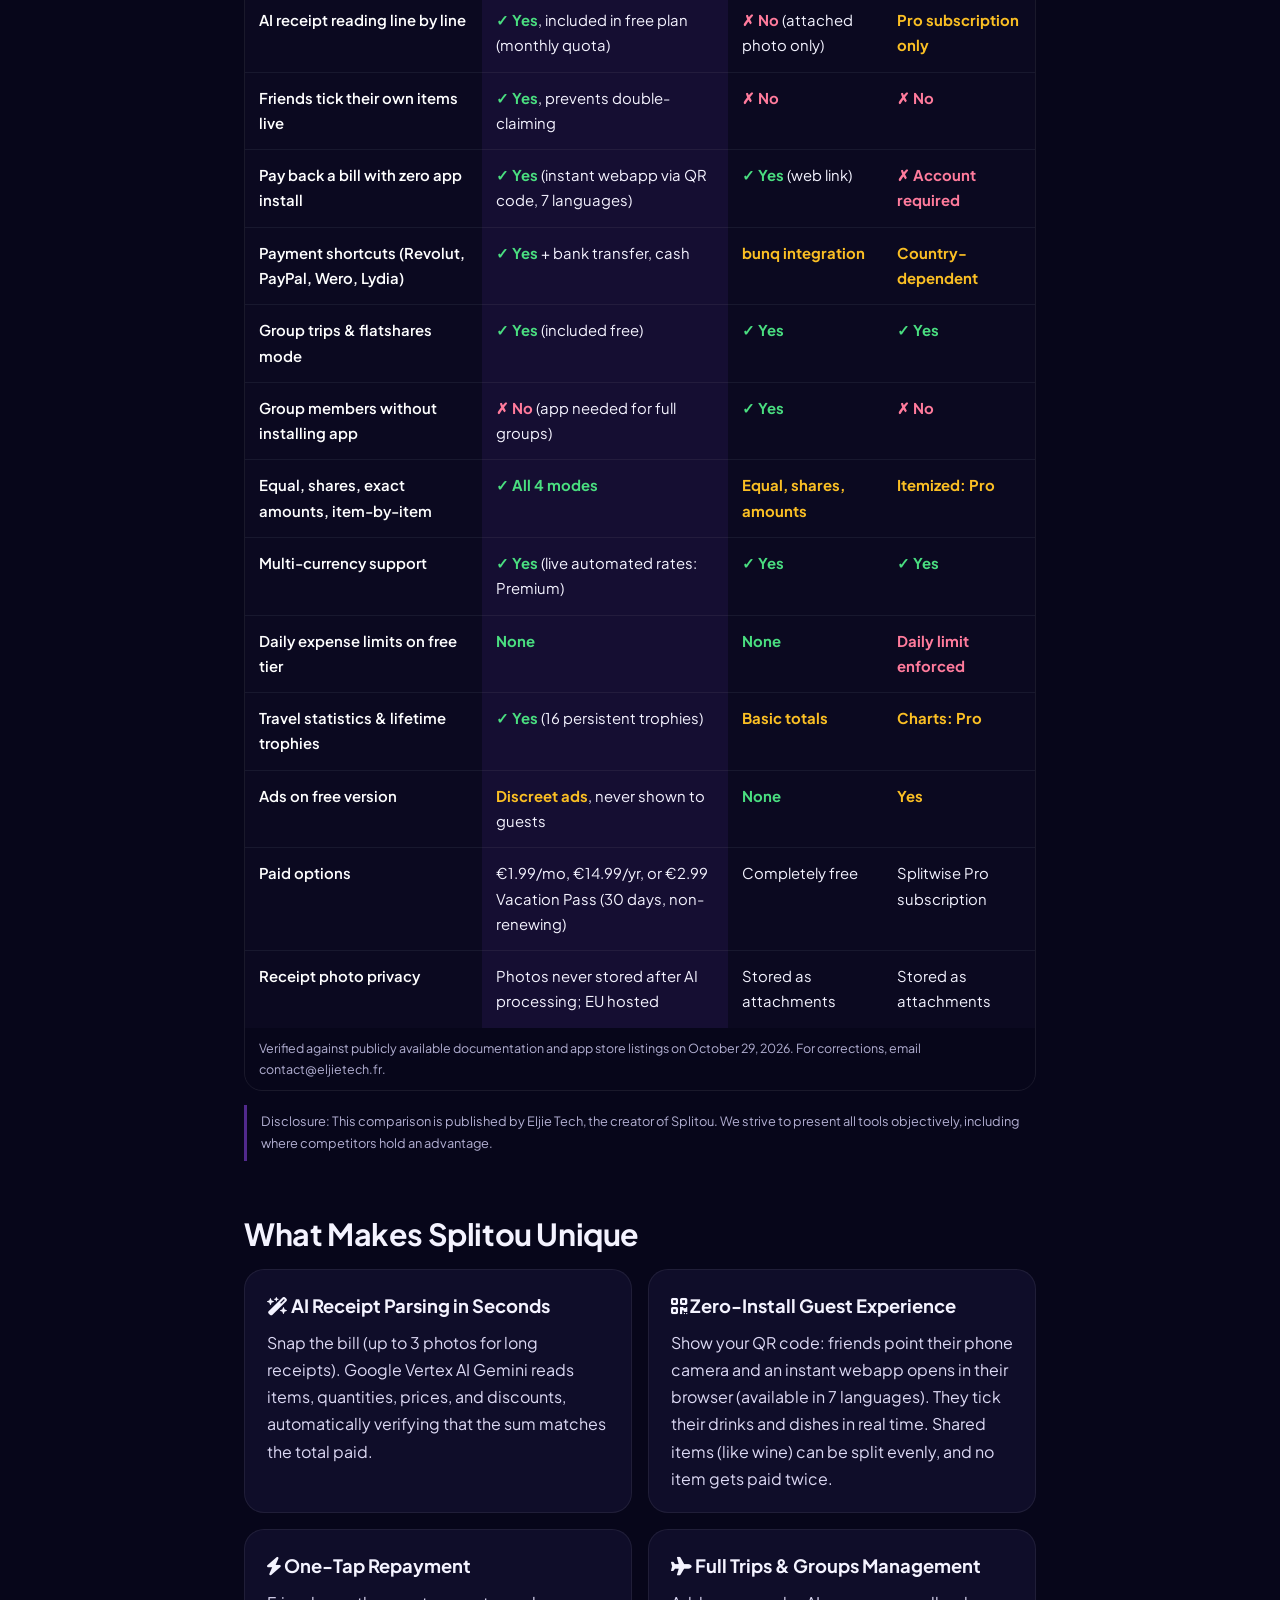
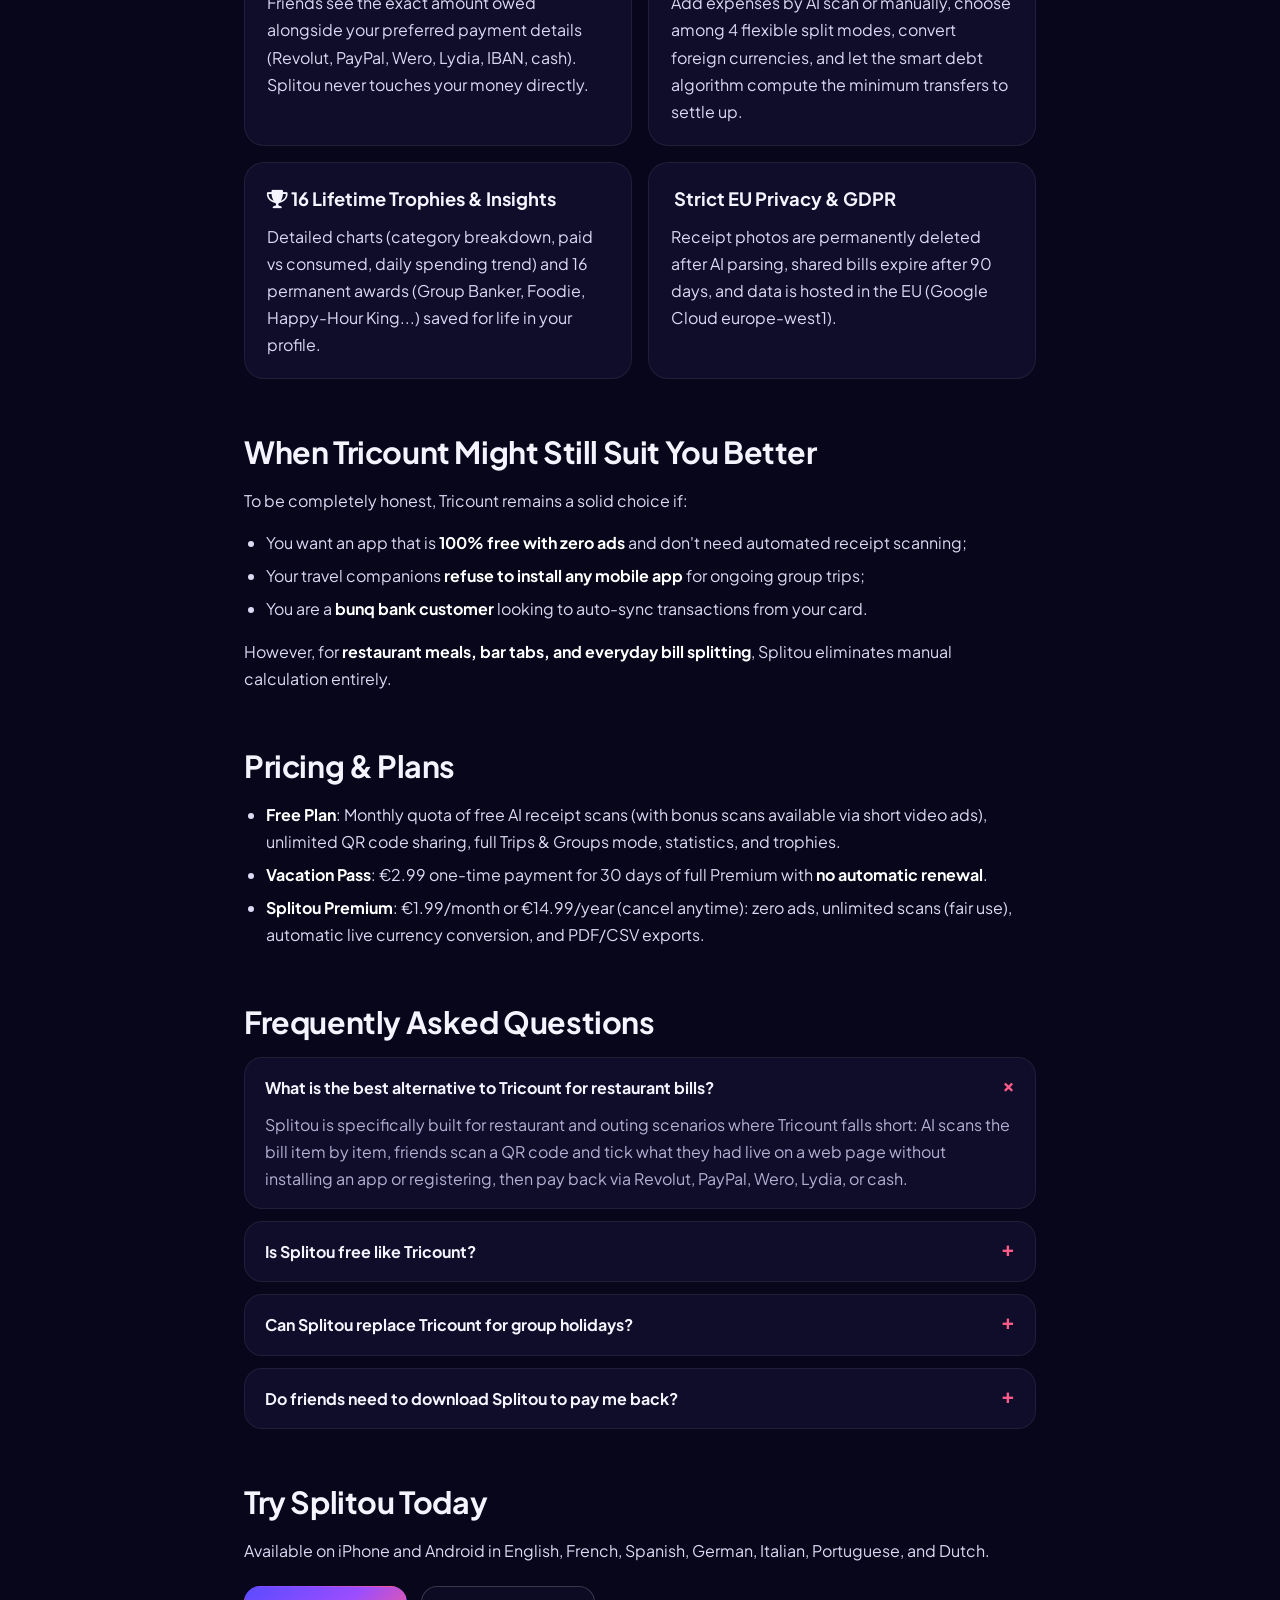
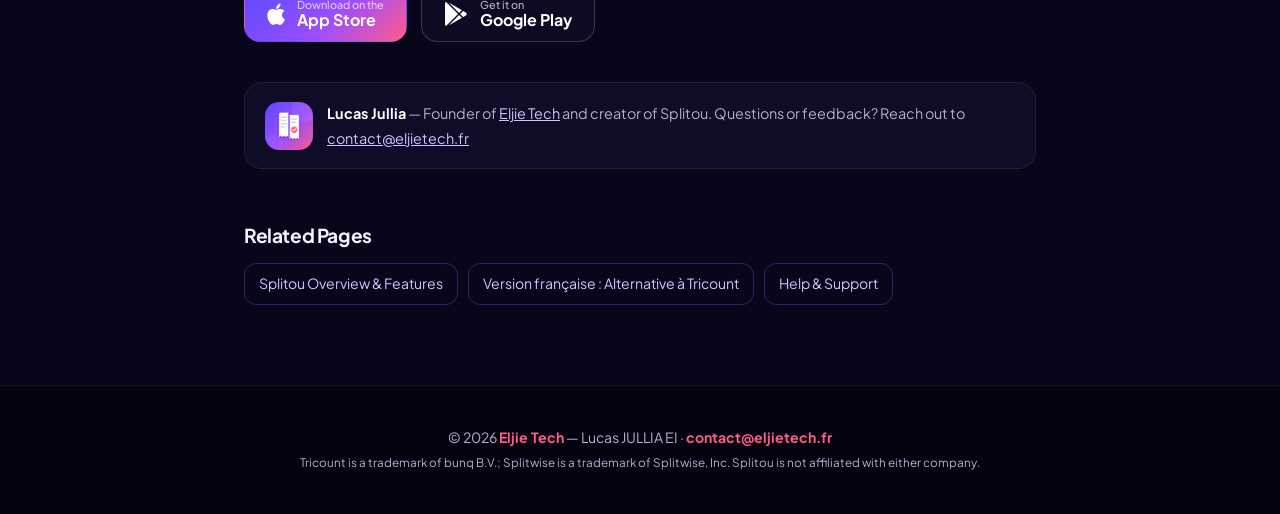
<file: splitou/tricount-alternative/index.html>
<!DOCTYPE html>
<html lang="en">

<head>
    <meta charset="UTF-8">
    <meta name="viewport" content="width=device-width, initial-scale=1.0">
    <title>Best Tricount Alternative: Splitou, AI Bill Splitting & Group Expenses (2026 Comparison)</title>
    <meta name="description" content="Looking for the best Tricount alternative? Splitou reads restaurant receipts item by item with AI. Friends tick their share live with zero app install and pay back via Revolut, PayPal, Wero, Lydia, or bank transfer. Splitou vs Tricount vs Splitwise.">
    <meta name="robots" content="index, follow, max-image-preview:large, max-snippet:-1">
    <meta name="author" content="Lucas Jullia – Eljie Tech">
    <link rel="canonical" href="https://eljietech.fr/splitou/tricount-alternative/">
    <link rel="alternate" hreflang="en" href="https://eljietech.fr/splitou/tricount-alternative/">
    <link rel="alternate" hreflang="fr" href="https://eljietech.fr/splitou/alternative-tricount/">
    <link rel="alternate" hreflang="x-default" href="https://eljietech.fr/splitou/tricount-alternative/">
    <meta name="apple-itunes-app" content="app-id=6820986023">

    <meta property="og:type" content="article">
    <meta property="og:locale" content="en_US">
    <meta property="og:locale:alternate" content="fr_FR">
    <meta property="og:site_name" content="Splitou · Eljie Tech">
    <meta property="og:title" content="Best Tricount Alternative: Splitou, AI Bill Splitting & Group Expenses">
    <meta property="og:description" content="AI reads the receipt line by line, friends tick what they had with zero app install. Honest comparison: Splitou vs Tricount vs Splitwise.">
    <meta property="og:url" content="https://eljietech.fr/splitou/tricount-alternative/">
    <meta property="og:image" content="https://eljietech.fr/splitou/splitou-og-en.png">
    <meta property="og:image:width" content="1200">
    <meta property="og:image:height" content="630">
    <meta property="article:published_time" content="2026-10-29T09:00:00+01:00">
    <meta property="article:modified_time" content="2026-10-29T09:00:00+01:00">
    <meta name="twitter:card" content="summary_large_image">
    <meta name="twitter:title" content="Best Tricount Alternative: Splitou, AI Bill Splitting & Group Expenses">
    <meta name="twitter:description" content="AI reads the receipt line by line, friends tick what they had with zero app install. Splitou vs Tricount vs Splitwise.">
    <meta name="twitter:image" content="https://eljietech.fr/splitou/splitou-og-en.png">

    <link rel="icon" type="image/png" href="../splitou-icon.png">
    <link rel="preconnect" href="https://fonts.googleapis.com">
    <link rel="preconnect" href="https://fonts.gstatic.com" crossorigin>
    <link href="https://fonts.googleapis.com/css2?family=Plus+Jakarta+Sans:wght@400;600;700;800&display=swap" rel="stylesheet">
    <link href="https://cdnjs.cloudflare.com/ajax/libs/font-awesome/6.0.0/css/all.min.css" rel="stylesheet">
    <link rel="stylesheet" href="../guide.css">

    <script type="application/ld+json">
    {
        "@context": "https://schema.org",
        "@graph": [
            {
                "@type": "Organization",
                "@id": "https://eljietech.fr/#organization",
                "name": "Eljie Tech",
                "url": "https://eljietech.fr/",
                "logo": "https://eljietech.fr/Logo%20Eljie%20Tech.png",
                "email": "contact@eljietech.fr",
                "founder": { "@id": "https://eljietech.fr/#founder" }
            },
            {
                "@type": "Person",
                "@id": "https://eljietech.fr/#founder",
                "name": "Lucas Jullia",
                "jobTitle": "Founder & Creator of Splitou",
                "worksFor": { "@id": "https://eljietech.fr/#organization" }
            },
            {
                "@type": "MobileApplication",
                "@id": "https://eljietech.fr/splitou/#app",
                "name": "Splitou",
                "operatingSystem": "iOS, Android",
                "applicationCategory": "FinanceApplication",
                "url": "https://eljietech.fr/splitou/",
                "downloadUrl": ["https://apps.apple.com/app/id6820986023", "https://play.google.com/store/apps/details?id=app.splitou"],
                "isAccessibleForFree": true,
                "offers": { "@type": "Offer", "price": "0", "priceCurrency": "EUR" },
                "publisher": { "@id": "https://eljietech.fr/#organization" }
            },
            {
                "@type": "Article",
                "@id": "https://eljietech.fr/splitou/tricount-alternative/#article",
                "headline": "Best Tricount Alternative: Splitou, AI Bill Splitting & Group Expense Tracking",
                "description": "Comparison of Splitou vs Tricount vs Splitwise: AI receipt scanning, zero-install guest webapp, direct repayments (Revolut, PayPal, Wero, Lydia), and collaborative travel expense management.",
                "inLanguage": "en",
                "datePublished": "2026-10-29",
                "dateModified": "2026-10-29",
                "author": { "@id": "https://eljietech.fr/#founder" },
                "publisher": { "@id": "https://eljietech.fr/#organization" },
                "image": "https://eljietech.fr/splitou/splitou-og-en.png",
                "mainEntityOfPage": "https://eljietech.fr/splitou/tricount-alternative/",
                "about": [
                    { "@id": "https://eljietech.fr/splitou/#app" },
                    { "@type": "SoftwareApplication", "name": "Tricount", "applicationCategory": "FinanceApplication" },
                    { "@type": "SoftwareApplication", "name": "Splitwise", "applicationCategory": "FinanceApplication" }
                ]
            },
            {
                "@type": "BreadcrumbList",
                "itemListElement": [
                    { "@type": "ListItem", "position": 1, "name": "Eljie Tech", "item": "https://eljietech.fr/" },
                    { "@type": "ListItem", "position": 2, "name": "Splitou", "item": "https://eljietech.fr/splitou/" },
                    { "@type": "ListItem", "position": 3, "name": "Tricount Alternative", "item": "https://eljietech.fr/splitou/tricount-alternative/" }
                ]
            },
            {
                "@type": "FAQPage",
                "mainEntity": [
                    {
                        "@type": "Question",
                        "name": "What is the best alternative to Tricount for splitting restaurant bills?",
                        "acceptedAnswer": { "@type": "Answer", "text": "Splitou is specifically built for restaurant and outing scenarios where Tricount falls short: AI scans the bill item by item, friends scan a QR code with their phone camera and tick what they had live on a web page without installing an app or registering, then pay back via Revolut, PayPal, Wero, Lydia, or cash. Tricount cannot parse line items automatically." }
                    },
                    {
                        "@type": "Question",
                        "name": "Is Splitou free like Tricount?",
                        "acceptedAnswer": { "@type": "Answer", "text": "Yes, Splitou is free to use: the free tier includes a monthly quota of AI scans (plus rewarded video bonus scans), unlimited QR code bill sharing, and full Trips & Groups mode, supported by unobtrusive ads never shown to guests. Splitou Premium (€1.99/mo or €14.99/yr) or the Vacation Pass (€2.99 one-time for 30 days) remove ads and unlock unlimited scans (fair use), automatic live currency conversion, and PDF/CSV exports." }
                    },
                    {
                        "@type": "Question",
                        "name": "Can Splitou replace Tricount for group holidays and shared flats?",
                        "acceptedAnswer": { "@type": "Answer", "text": "Yes. Splitou's Trips & Groups mode handles long-term group accounts: invite friends via link or QR code, add expenses with AI scan or manually, choose among 4 flexible split modes (equal, shares, exact amounts, item-by-item), track multi-currency budgets, compute the fewest debt settlement transfers, and enjoy 16 lifetime unlockable trophies." }
                    },
                    {
                        "@type": "Question",
                        "name": "Do my friends need to install an app to pay me back?",
                        "acceptedAnswer": { "@type": "Answer", "text": "No for restaurant bills: they scan the host's QR code, an interactive web page opens in their browser (available in 7 languages), they tick their dishes, and see the exact repayment amount. Zero app installation and zero account creation required." }
                    },
                    {
                        "@type": "Question",
                        "name": "How does Splitou compare to Splitwise?",
                        "acceptedAnswer": { "@type": "Answer", "text": "Splitwise enforces a daily expense limit on free users and restricts receipt itemization behind an expensive Pro subscription. Splitou imposes no daily expense cap, includes AI receipt scanning in the free tier, and provides non-renewing 30-day Vacation Passes for travel." }
                    }
                ]
            }
        ]
    }
    </script>
</head>

<body>
    <header class="top">
        <a class="brand" href="/splitou/?lang=en"><img src="../splitou-icon.png" alt="Splitou" width="34" height="34">Splitou</a>
        <a class="lang" href="/splitou/alternative-tricount/" hreflang="fr" lang="fr">FR</a>
    </header>

    <main>
        <nav class="crumbs" aria-label="Breadcrumb">
            <a href="/?lang=en">Eljie Tech</a> › <a href="/splitou/?lang=en">Splitou</a> › <span>Tricount Alternative</span>
        </nav>

        <article>
            <h1>Best Tricount Alternative: <span class="grad">Splitou</span>, Smart Group Expenses with AI Receipt Scanning</h1>
            <p class="meta-line">By Lucas Jullia, Founder &amp; Developer of Splitou · Updated <time datetime="2026-10-29">October 29, 2026</time> · 6 min read</p>

            <div class="tldr">
                <span class="label">Quick Summary</span>
                <p><strong>Splitou</strong> is a free bill-splitting app (iOS and Android) designed as <strong>the ultimate modern alternative to Tricount</strong>:</p>
                <ul>
                    <li><strong>AI reads the bill line by line</strong> (restaurant name, items, quantities, prices, discounts) and verifies the total;</li>
                    <li>Friends scan a <strong>QR code</strong> and <strong>tick what they had live in their browser</strong>, with <strong>zero app download and zero account creation</strong>;</li>
                    <li>Direct repayment shortcuts via <strong>Revolut, PayPal, Wero, Lydia</strong>, bank transfer, or cash;</li>
                    <li>A complete <strong>Trips &amp; Groups mode</strong> handling vacations, flatshares, multi-currency conversion, and smart debt simplification.</li>
                </ul>
            </div>

            <div class="cta">
                <a class="btn-store primary" href="https://apps.apple.com/app/id6820986023" rel="noopener"><i class="fab fa-apple"></i><span><small>Download on the</small>App Store</span></a>
                <a class="btn-store" href="https://play.google.com/store/apps/details?id=app.splitou&amp;hl=en" rel="noopener"><i class="fab fa-google-play"></i><span><small>Get it on</small>Google Play</span></a>
            </div>
            <div class="qr-inline">
                <img src="../qr-splitou.svg" alt="Splitou download QR code" width="96" height="96" loading="lazy">
                <p>On desktop? Scan this QR code with your smartphone camera: it instantly opens the App Store or Google Play.</p>
            </div>

            <h2>Why Look for an Alternative to Tricount?</h2>
            <p>Tricount is a widely used and reliable tool for running group balances. However, it was conceived for manual data entry. In the most common real-world scenario — <em>"I paid the restaurant bill for eight people, who owes what?"</em> — Tricount leaves you doing manual math: you have to type the total, decipher the receipt, and divide the amounts by hand.</p>
            <p>Key pain points driving users towards Splitou:</p>
            <ul>
                <li><strong>No line-item receipt breakdown</strong>: Tricount lets you attach a receipt photo, but doesn't read the individual dishes or prices.</li>
                <li><strong>Tedious restaurant splitting</strong>: The person who paid ends up doing all the accounting work.</li>
                <li><strong>Modern European payment shortcuts</strong>: Splitou embeds direct actions for Revolut, PayPal, Wero, and Lydia.</li>
                <li><strong>Bank-independent tool</strong>: Tricount was acquired by the Dutch neobank bunq in 2022 to promote banking cards. Splitou remains 100% focused on user privacy.</li>
            </ul>

            <h2>Splitou vs Tricount vs Splitwise Comparison</h2>
            <div class="table-wrap">
                <table class="compare">
                    <caption>Verified against publicly available documentation and app store listings on October 29, 2026. For corrections, email contact@eljietech.fr.</caption>
                    <thead>
                        <tr><th scope="col">Feature</th><th scope="col" class="us">Splitou</th><th scope="col">Tricount</th><th scope="col">Splitwise</th></tr>
                    </thead>
                    <tbody>
                        <tr><th scope="row">AI receipt reading line by line</th><td class="us"><span class="y">✓ Yes</span>, included in free plan (monthly quota)</td><td><span class="n">✗ No</span> (attached photo only)</td><td><span class="m">Pro subscription only</span></td></tr>
                        <tr><th scope="row">Friends tick their own items live</th><td class="us"><span class="y">✓ Yes</span>, prevents double-claiming</td><td><span class="n">✗ No</span></td><td><span class="n">✗ No</span></td></tr>
                        <tr><th scope="row">Pay back a bill with zero app install</th><td class="us"><span class="y">✓ Yes</span> (instant webapp via QR code, 7 languages)</td><td><span class="y">✓ Yes</span> (web link)</td><td><span class="n">✗ Account required</span></td></tr>
                        <tr><th scope="row">Payment shortcuts (Revolut, PayPal, Wero, Lydia)</th><td class="us"><span class="y">✓ Yes</span> + bank transfer, cash</td><td><span class="m">bunq integration</span></td><td><span class="m">Country-dependent</span></td></tr>
                        <tr><th scope="row">Group trips &amp; flatshares mode</th><td class="us"><span class="y">✓ Yes</span> (included free)</td><td><span class="y">✓ Yes</span></td><td><span class="y">✓ Yes</span></td></tr>
                        <tr><th scope="row">Group members without installing app</th><td class="us"><span class="n">✗ No</span> (app needed for full groups)</td><td><span class="y">✓ Yes</span></td><td><span class="n">✗ No</span></td></tr>
                        <tr><th scope="row">Equal, shares, exact amounts, item-by-item</th><td class="us"><span class="y">✓ All 4 modes</span></td><td><span class="m">Equal, shares, amounts</span></td><td><span class="m">Itemized: Pro</span></td></tr>
                        <tr><th scope="row">Multi-currency support</th><td class="us"><span class="y">✓ Yes</span> (live automated rates: Premium)</td><td><span class="y">✓ Yes</span></td><td><span class="y">✓ Yes</span></td></tr>
                        <tr><th scope="row">Daily expense limits on free tier</th><td class="us"><span class="y">None</span></td><td><span class="y">None</span></td><td><span class="n">Daily limit enforced</span></td></tr>
                        <tr><th scope="row">Travel statistics &amp; lifetime trophies</th><td class="us"><span class="y">✓ Yes</span> (16 persistent trophies)</td><td><span class="m">Basic totals</span></td><td><span class="m">Charts: Pro</span></td></tr>
                        <tr><th scope="row">Ads on free version</th><td class="us"><span class="m">Discreet ads</span>, never shown to guests</td><td><span class="y">None</span></td><td><span class="m">Yes</span></td></tr>
                        <tr><th scope="row">Paid options</th><td class="us">€1.99/mo, €14.99/yr, or €2.99 Vacation Pass (30 days, non-renewing)</td><td>Completely free</td><td>Splitwise Pro subscription</td></tr>
                        <tr><th scope="row">Receipt photo privacy</th><td class="us">Photos never stored after AI processing; EU hosted</td><td>Stored as attachments</td><td>Stored as attachments</td></tr>
                    </tbody>
                </table>
            </div>
            <p class="disclaimer">Disclosure: This comparison is published by Eljie Tech, the creator of Splitou. We strive to present all tools objectively, including where competitors hold an advantage.</p>

            <h2>What Makes Splitou Unique</h2>
            <div class="grid2">
                <div class="card">
                    <h3><i class="fas fa-wand-magic-sparkles"></i> AI Receipt Parsing in Seconds</h3>
                    <p>Snap the bill (up to 3 photos for long receipts). Google Vertex AI Gemini reads items, quantities, prices, and discounts, automatically verifying that the sum matches the total paid.</p>
                </div>
                <div class="card">
                    <h3><i class="fas fa-qrcode"></i> Zero-Install Guest Experience</h3>
                    <p>Show your QR code: friends point their phone camera and an instant webapp opens in their browser (available in 7 languages). They tick their drinks and dishes in real time. Shared items (like wine) can be split evenly, and no item gets paid twice.</p>
                </div>
                <div class="card">
                    <h3><i class="fas fa-bolt"></i> One-Tap Repayment</h3>
                    <p>Friends see the exact amount owed alongside your preferred payment details (Revolut, PayPal, Wero, Lydia, IBAN, cash). Splitou never touches your money directly.</p>
                </div>
                <div class="card">
                    <h3><i class="fas fa-plane"></i> Full Trips &amp; Groups Management</h3>
                    <p>Add expenses by AI scan or manually, choose among 4 flexible split modes, convert foreign currencies, and let the smart debt algorithm compute the minimum transfers to settle up.</p>
                </div>
                <div class="card">
                    <h3><i class="fas fa-trophy"></i> 16 Lifetime Trophies &amp; Insights</h3>
                    <p>Detailed charts (category breakdown, paid vs consumed, daily spending trend) and 16 permanent awards (Group Banker, Foodie, Happy-Hour King...) saved for life in your profile.</p>
                </div>
                <div class="card">
                    <h3><i class="fas fa-shield-halved"></i> Strict EU Privacy &amp; GDPR</h3>
                    <p>Receipt photos are permanently deleted after AI parsing, shared bills expire after 90 days, and data is hosted in the EU (Google Cloud europe-west1).</p>
                </div>
            </div>

            <h2>When Tricount Might Still Suit You Better</h2>
            <p>To be completely honest, Tricount remains a solid choice if:</p>
            <ul>
                <li>You want an app that is <strong>100% free with zero ads</strong> and don't need automated receipt scanning;</li>
                <li>Your travel companions <strong>refuse to install any mobile app</strong> for ongoing group trips;</li>
                <li>You are a <strong>bunq bank customer</strong> looking to auto-sync transactions from your card.</li>
            </ul>
            <p>However, for <strong>restaurant meals, bar tabs, and everyday bill splitting</strong>, Splitou eliminates manual calculation entirely.</p>

            <h2>Pricing &amp; Plans</h2>
            <ul>
                <li><strong>Free Plan</strong>: Monthly quota of free AI receipt scans (with bonus scans available via short video ads), unlimited QR code sharing, full Trips &amp; Groups mode, statistics, and trophies.</li>
                <li><strong>Vacation Pass</strong>: €2.99 one-time payment for 30 days of full Premium with <strong>no automatic renewal</strong>.</li>
                <li><strong>Splitou Premium</strong>: €1.99/month or €14.99/year (cancel anytime): zero ads, unlimited scans (fair use), automatic live currency conversion, and PDF/CSV exports.</li>
            </ul>

            <h2>Frequently Asked Questions</h2>
            <div class="faq">
                <details open>
                    <summary>What is the best alternative to Tricount for restaurant bills?</summary>
                    <p>Splitou is specifically built for restaurant and outing scenarios where Tricount falls short: AI scans the bill item by item, friends scan a QR code and tick what they had live on a web page without installing an app or registering, then pay back via Revolut, PayPal, Wero, Lydia, or cash.</p>
                </details>
                <details>
                    <summary>Is Splitou free like Tricount?</summary>
                    <p>Yes, Splitou is free to use: the free tier includes a monthly quota of AI scans, unlimited QR code bill sharing, and full Trips &amp; Groups mode, supported by unobtrusive ads never shown to guests.</p>
                </details>
                <details>
                    <summary>Can Splitou replace Tricount for group holidays?</summary>
                    <p>Yes. Splitou's Trips &amp; Groups mode handles ongoing group accounts: invite friends via link or QR code, add expenses with AI scan or manually, choose among 4 flexible split modes, track multi-currency budgets, and compute the fewest debt settlement transfers.</p>
                </details>
                <details>
                    <summary>Do friends need to download Splitou to pay me back?</summary>
                    <p>No for restaurant bills: they scan the host's QR code, an interactive web page opens in their browser (7 languages), they tick their dishes, and see the exact repayment amount. Zero app installation and zero account creation required.</p>
                </details>
            </div>

            <h2>Try Splitou Today</h2>
            <p>Available on iPhone and Android in English, French, Spanish, German, Italian, Portuguese, and Dutch.</p>
            <div class="cta">
                <a class="btn-store primary" href="https://apps.apple.com/app/id6820986023" rel="noopener"><i class="fab fa-apple"></i><span><small>Download on the</small>App Store</span></a>
                <a class="btn-store" href="https://play.google.com/store/apps/details?id=app.splitou&amp;hl=en" rel="noopener"><i class="fab fa-google-play"></i><span><small>Get it on</small>Google Play</span></a>
            </div>

            <div class="author">
                <img src="../splitou-icon.png" alt="" width="48" height="48" loading="lazy">
                <div><strong>Lucas Jullia</strong> — Founder of <a href="/?lang=en">Eljie Tech</a> and creator of Splitou. Questions or feedback? Reach out to <a href="mailto:contact@eljietech.fr?subject=Splitou%20Tricount%20Comparison">contact@eljietech.fr</a></div>
            </div>

            <h2 style="font-size:1.2rem">Related Pages</h2>
            <div class="related">
                <a href="/splitou/?lang=en">Splitou Overview &amp; Features</a>
                <a href="/splitou/alternative-tricount/" hreflang="fr" lang="fr">Version française : Alternative à Tricount</a>
                <a href="https://splitou-app.web.app/support?lang=en" rel="noopener">Help &amp; Support</a>
            </div>
        </article>
    </main>

    <footer>
        © 2026 <a href="/?lang=en">Eljie Tech</a> — Lucas JULLIA EI · <a href="mailto:contact@eljietech.fr">contact@eljietech.fr</a><br>
        <small>Tricount is a trademark of bunq B.V.; Splitwise is a trademark of Splitwise, Inc. Splitou is not affiliated with either company.</small>
    </footer>
</body>

</html>
</file>
<file: splitou/guide.css>
/* Splitou – feuille de style des pages guides / comparatifs (alternative à Tricount, etc.) */
:root {
    --indigo: #5B4BFF;
    --violet: #9B4DFF;
    --coral: #FF5C8A;
    --bg: #07061a;
    --card: rgba(22, 19, 52, 0.6);
    --text: #f4f3ff;
    --muted: #b3b0d3;
    --ok: #4ade80;
    --no: #ff7b9c;
    --mid: #fbbf24;
    --grad: linear-gradient(135deg, var(--indigo) 0%, var(--violet) 55%, var(--coral) 100%);
}

* { margin: 0; padding: 0; box-sizing: border-box; }
html { scroll-behavior: smooth; }

body {
    font-family: 'Plus Jakarta Sans', 'Segoe UI', Roboto, sans-serif;
    background: var(--bg);
    color: var(--text);
    line-height: 1.7;
    overflow-x: hidden;
}

body::before {
    content: "";
    position: fixed;
    inset: -20%;
    background:
        radial-gradient(40% 35% at 15% 10%, rgba(91, 75, 255, 0.26), transparent 70%),
        radial-gradient(35% 30% at 90% 25%, rgba(155, 77, 255, 0.2), transparent 70%),
        radial-gradient(30% 30% at 70% 95%, rgba(255, 92, 138, 0.14), transparent 70%);
    z-index: -1;
}

a { color: #d4c2ff; }
a:hover { color: #fff; }

header.top {
    position: sticky;
    top: 0;
    z-index: 100;
    display: flex;
    justify-content: space-between;
    align-items: center;
    gap: 16px;
    padding: 14px 5%;
    background: rgba(7, 6, 26, 0.8);
    backdrop-filter: blur(14px);
    border-bottom: 1px solid rgba(255, 255, 255, 0.06);
}

header.top .brand { display: flex; align-items: center; gap: 10px; font-weight: 800; text-decoration: none; color: var(--text); }
header.top .brand img { width: 34px; height: 34px; border-radius: 10px; }
header.top .lang { font-size: .85rem; font-weight: 700; text-decoration: none; padding: 6px 14px; border-radius: 10px; border: 1px solid rgba(155, 77, 255, .4); color: #fff; }

main { max-width: 920px; margin: 0 auto; padding: 0 5% 40px; }

nav.crumbs { font-size: .82rem; color: var(--muted); padding: 22px 0 0; }
nav.crumbs a { color: var(--muted); text-decoration: none; }
nav.crumbs a:hover { color: #fff; }

h1 {
    font-size: clamp(2rem, 4.6vw, 3.1rem);
    line-height: 1.12;
    font-weight: 800;
    letter-spacing: -1px;
    margin: 18px 0 16px;
}

.grad { background: var(--grad); -webkit-background-clip: text; background-clip: text; -webkit-text-fill-color: transparent; }

.meta-line { font-size: .85rem; color: var(--muted); margin-bottom: 26px; }

h2 { font-size: clamp(1.45rem, 3vw, 1.9rem); line-height: 1.25; margin: 54px 0 16px; letter-spacing: -.4px; }
h3 { font-size: 1.15rem; margin: 26px 0 8px; }
p { margin-bottom: 14px; color: #dcd9f4; }
ul, ol { margin: 0 0 16px 22px; color: #dcd9f4; }
li { margin-bottom: 6px; }
strong { color: #fff; }

.tldr {
    background: linear-gradient(160deg, rgba(91, 75, 255, .22), rgba(255, 92, 138, .1));
    border: 1px solid rgba(155, 77, 255, .45);
    border-radius: 22px;
    padding: 24px 26px;
    margin: 10px 0 26px;
}
.tldr .label { display: inline-block; font-size: .72rem; font-weight: 800; letter-spacing: 1px; text-transform: uppercase; color: #ffb3c8; margin-bottom: 6px; }
.tldr p:last-child, .tldr ul:last-child { margin-bottom: 0; }

.cta { display: flex; flex-wrap: wrap; gap: 14px; align-items: center; margin: 22px 0 8px; }
.btn-store {
    display: inline-flex;
    align-items: center;
    gap: 12px;
    padding: 12px 22px;
    border-radius: 16px;
    text-decoration: none;
    font-weight: 700;
    border: 1px solid rgba(255, 255, 255, .18);
    background: #0d0b24;
    color: #fff;
    transition: transform .25s, box-shadow .25s, border-color .25s;
}
.btn-store i { font-size: 1.5rem; }
.btn-store small { display: block; font-size: .68rem; font-weight: 500; opacity: .7; line-height: 1.1; }
.btn-store span { line-height: 1.15; }
.btn-store:hover { transform: translateY(-3px); border-color: rgba(155, 77, 255, .7); box-shadow: 0 12px 28px rgba(91, 75, 255, .35); color: #fff; }
.btn-store.primary { background: var(--grad); border-color: transparent; }

/* Tableau comparatif */
.table-wrap { overflow-x: auto; margin: 18px 0 10px; border-radius: 18px; border: 1px solid rgba(255, 255, 255, .08); }
table.compare { width: 100%; border-collapse: collapse; min-width: 640px; background: rgba(14, 12, 36, .7); font-size: .93rem; }
table.compare caption { caption-side: bottom; text-align: left; padding: 10px 14px; font-size: .78rem; color: var(--muted); }
table.compare th, table.compare td { padding: 13px 14px; text-align: left; border-bottom: 1px solid rgba(255, 255, 255, .06); vertical-align: top; }
table.compare thead th { background: rgba(91, 75, 255, .18); font-size: .85rem; letter-spacing: .3px; }
table.compare thead th.us { background: linear-gradient(160deg, rgba(91, 75, 255, .5), rgba(255, 92, 138, .35)); }
table.compare tbody th { font-weight: 600; color: #fff; width: 30%; }
table.compare td.us { background: rgba(155, 77, 255, .08); }
table.compare tr:last-child th, table.compare tr:last-child td { border-bottom: none; }
.y { color: var(--ok); font-weight: 700; }
.n { color: var(--no); font-weight: 700; }
.m { color: var(--mid); font-weight: 700; }

.grid2 { display: grid; grid-template-columns: repeat(2, 1fr); gap: 16px; margin: 16px 0; }
.card { background: var(--card); border: 1px solid rgba(255, 255, 255, .07); border-radius: 20px; padding: 20px 22px; }
.card h3 { margin-top: 0; }
.card p:last-child { margin-bottom: 0; }

.faq { display: grid; gap: 12px; margin-top: 10px; }
details { background: var(--card); border: 1px solid rgba(255, 255, 255, .07); border-radius: 18px; padding: 16px 20px; }
summary { cursor: pointer; font-weight: 700; list-style: none; display: flex; justify-content: space-between; gap: 20px; }
summary::-webkit-details-marker { display: none; }
summary::after { content: "+"; color: var(--coral); font-size: 1.3rem; line-height: 1; transition: transform .2s; }
details[open] summary::after { transform: rotate(45deg); }
details p { margin: 10px 0 0; color: var(--muted); }

.qr-inline { display: flex; align-items: center; gap: 18px; margin-top: 18px; padding: 16px; border-radius: 18px; background: rgba(22, 19, 52, .55); border: 1px solid rgba(255, 255, 255, .08); max-width: 520px; }
.qr-inline img { width: 96px; height: 96px; background: #fff; border-radius: 12px; padding: 6px; flex-shrink: 0; }
.qr-inline p { margin: 0; font-size: .9rem; color: var(--muted); }

.disclaimer { font-size: .8rem; color: var(--muted); border-left: 3px solid rgba(155, 77, 255, .5); padding: 6px 0 6px 14px; margin: 14px 0; }

.author { display: flex; gap: 14px; align-items: center; margin-top: 40px; padding: 18px 20px; border-radius: 18px; background: rgba(22, 19, 52, .5); border: 1px solid rgba(255, 255, 255, .07); font-size: .9rem; color: var(--muted); }
.author img { width: 48px; height: 48px; border-radius: 14px; }

.related { display: flex; flex-wrap: wrap; gap: 10px; margin-top: 12px; }
.related a { text-decoration: none; padding: 8px 14px; border-radius: 12px; border: 1px solid rgba(155, 77, 255, .35); font-size: .88rem; }

footer { margin-top: 40px; padding: 40px 5%; text-align: center; border-top: 1px solid rgba(255, 255, 255, .06); background: #04030f; color: var(--muted); font-size: .88rem; }
footer a { color: var(--coral); text-decoration: none; font-weight: 700; }

@media (max-width: 700px) {
    .grid2 { grid-template-columns: 1fr; }
    .qr-inline { display: none; }
}
</file>
